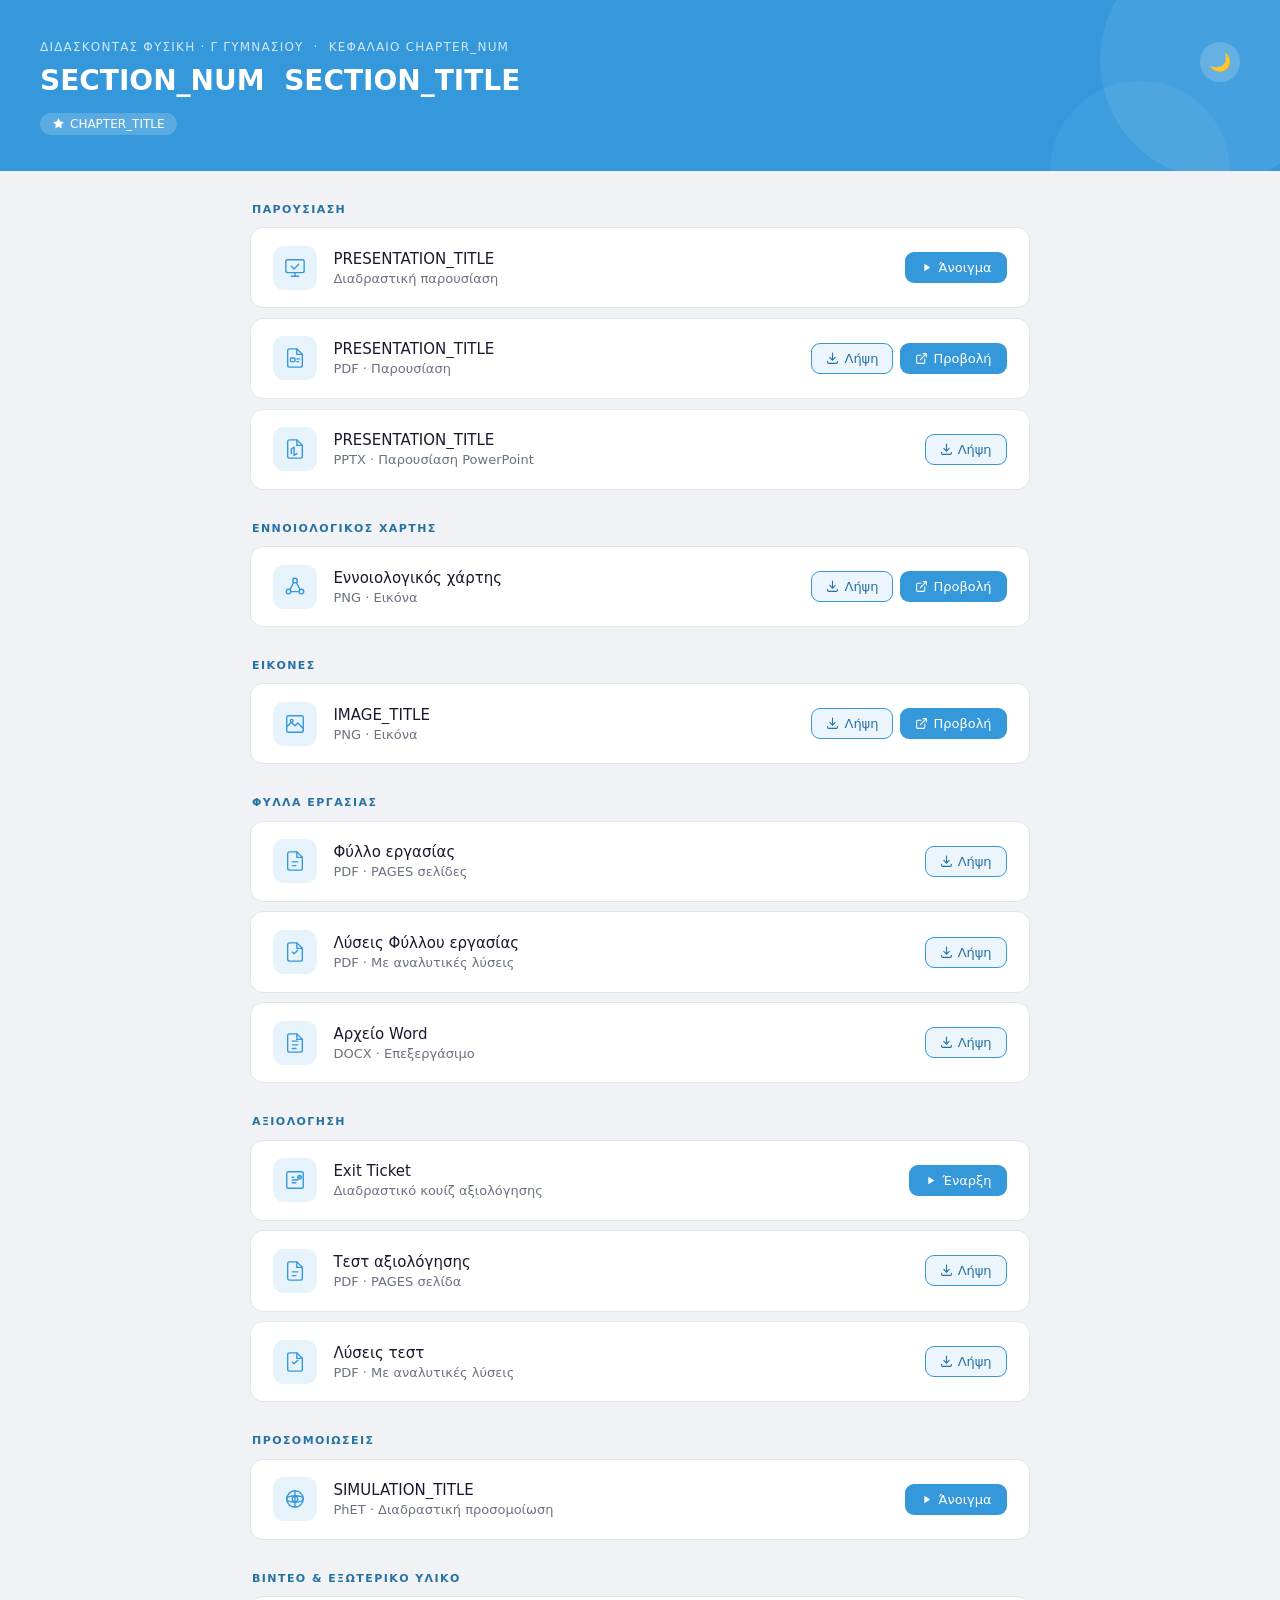
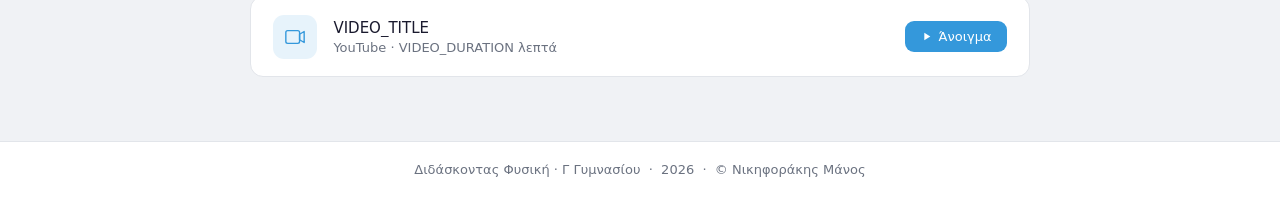
<file: Template/index.html>
<!DOCTYPE html>
<html lang="el">

<head>
  <meta charset="UTF-8">
  <meta name="viewport" content="width=device-width, initial-scale=1.0">
  <title>SECTION_NUM SECTION_TITLE — Διδάσκοντας Φυσική · Γ Γυμνασίου</title>
  <style>
    :root {
      --chapter-color: #3498DB;
    }

    [data-theme="light"] {
      --bg: #f0f2f5;
      --bg-card: #ffffff;
      --bg-footer: #ffffff;
      --border: #e2e5ea;
      --text-primary: #1a1a2e;
      --text-secondary: #6b7280;
      --text-label: color-mix(in srgb, var(--chapter-color) 75%, #000);
      --shadow-hover: color-mix(in srgb, var(--chapter-color) 15%, transparent);
      --btn-sec-text: color-mix(in srgb, var(--chapter-color) 75%, #000);
      --btn-sec-bg: color-mix(in srgb, var(--chapter-color) 10%, #fff);
      --icon-bg: color-mix(in srgb, var(--chapter-color) 12%, #fff);
    }

    [data-theme="dark"] {
      --bg: #0f1117;
      --bg-card: #1a1d27;
      --bg-footer: #13151f;
      --border: #2a2d3a;
      --text-primary: #e8eaf0;
      --text-secondary: #8b92a8;
      --text-label: color-mix(in srgb, var(--chapter-color) 85%, #fff);
      --shadow-hover: color-mix(in srgb, var(--chapter-color) 20%, transparent);
      --btn-sec-text: color-mix(in srgb, var(--chapter-color) 90%, #fff);
      --btn-sec-bg: color-mix(in srgb, var(--chapter-color) 12%, #1a1d27);
      --icon-bg: color-mix(in srgb, var(--chapter-color) 15%, #1a1d27);
    }

    *, *::before, *::after { box-sizing: border-box; margin: 0; padding: 0; }

    body {
      font-family: 'Segoe UI', system-ui, -apple-system, sans-serif;
      background: var(--bg);
      color: var(--text-primary);
      min-height: 100vh;
      display: flex;
      flex-direction: column;
      transition: background 0.25s, color 0.25s;
      font-size: 15px;
    }
    @media (min-width: 600px) { body { font-size: 16px; } }

    .header {
      background: var(--chapter-color);
      color: #fff;
      padding: 2rem 1.75rem 2rem;
      position: relative;
      overflow: hidden;
    }
    @media (min-width: 600px) {
      .header { padding: 2.5rem 2.5rem 2.25rem; }
      .header h1 { font-size: 2rem; }
      .breadcrumb { font-size: 13px; }
    }

    /* Κεφ. 5 (κίτρινο): <header class="header header-dark-text"> */
    .header-dark-text,
    .header-dark-text .badge { color: #7a6200; }
    .header-dark-text .badge { background: rgba(0,0,0,0.12); }
    .header-dark-text .theme-toggle { background: rgba(0,0,0,0.12); }

    .header::before {
      content: '';
      position: absolute;
      right: -60px; top: -60px;
      width: 240px; height: 240px;
      border-radius: 50%;
      background: rgba(255,255,255,0.08);
      pointer-events: none;
    }
    .header::after {
      content: '';
      position: absolute;
      right: 50px; bottom: -90px;
      width: 180px; height: 180px;
      border-radius: 50%;
      background: rgba(255,255,255,0.05);
      pointer-events: none;
    }

    .header-top {
      display: flex;
      justify-content: space-between;
      align-items: flex-start;
      gap: 1rem;
    }
    .header-text { flex: 1; position: relative; }

    .breadcrumb {
      font-size: 12px;
      letter-spacing: 0.1em;
      text-transform: uppercase;
      opacity: 0.78;
      margin-bottom: 0.55rem;
    }

    .header h1 {
      font-size: clamp(1.25rem, 4.5vw, 1.75rem);
      font-weight: 600;
      line-height: 1.3;
    }

    .header-meta {
      display: flex;
      align-items: center;
      gap: 0.5rem;
      margin-top: 0.85rem;
      position: relative;
    }

    .badge {
      display: inline-flex;
      align-items: center;
      gap: 5px;
      background: rgba(255,255,255,0.18);
      border-radius: 20px;
      padding: 4px 12px;
      font-size: 12px;
      font-weight: 500;
      color: #fff;
    }

    .theme-toggle {
      flex-shrink: 0;
      position: relative;
      z-index: 1;
      background: rgba(255,255,255,0.18);
      border: none;
      border-radius: 50%;
      width: 40px; height: 40px;
      cursor: pointer;
      display: flex;
      align-items: center;
      justify-content: center;
      font-size: 18px;
      transition: background 0.2s, transform 0.2s;
      margin-top: 2px;
    }
    .theme-toggle:hover {
      background: rgba(255,255,255,0.28);
      transform: scale(1.08);
    }

    main {
      flex: 1;
      padding: 1.5rem;
      max-width: 860px;
      width: 100%;
      margin: 0 auto;
    }
    @media (min-width: 600px) { main { padding: 2rem 2.5rem; } }

    .section-group { margin-bottom: 2rem; }

    .section-label {
      font-size: 11px;
      font-weight: 700;
      letter-spacing: 0.13em;
      text-transform: uppercase;
      color: var(--text-label);
      margin-bottom: 0.7rem;
      padding-left: 2px;
    }

    .file-list {
      list-style: none;
      display: flex;
      flex-direction: column;
      gap: 0.6rem;
    }

    .file-card {
      background: var(--bg-card);
      border: 1px solid var(--border);
      border-radius: 13px;
      padding: 1rem 1.1rem;
      display: flex;
      align-items: center;
      gap: 14px;
      transition: border-color 0.15s, box-shadow 0.15s, background 0.25s;
    }
    @media (min-width: 600px) {
      .file-card { padding: 1.1rem 1.4rem; gap: 16px; }
      .file-name { font-size: 16px; }
      .file-desc { font-size: 14px; }
      .file-icon { width: 48px; height: 48px; border-radius: 12px; }
      .btn { padding: 8px 16px; font-size: 14px; }
    }

    .file-card:hover {
      border-color: var(--chapter-color);
      box-shadow: 0 2px 16px var(--shadow-hover);
    }

    .file-icon {
      width: 44px; height: 44px;
      border-radius: 11px;
      display: flex; align-items: center; justify-content: center;
      flex-shrink: 0;
      background: var(--icon-bg);
      transition: background 0.25s;
    }
    .file-icon svg { width: 22px; height: 22px; }

    .file-info { flex: 1; min-width: 0; }

    .file-name {
      font-size: 15px;
      font-weight: 500;
      color: var(--text-primary);
      white-space: nowrap;
      overflow: hidden;
      text-overflow: ellipsis;
      transition: color 0.25s;
    }

    .file-desc {
      font-size: 13px;
      color: var(--text-secondary);
      margin-top: 3px;
      transition: color 0.25s;
    }

    .file-actions { display: flex; gap: 7px; flex-shrink: 0; }

    .btn {
      display: inline-flex;
      align-items: center;
      gap: 5px;
      border-radius: 9px;
      padding: 7px 14px;
      font-size: 13px;
      font-weight: 500;
      cursor: pointer;
      text-decoration: none;
      transition: all 0.15s;
      white-space: nowrap;
      border: 1px solid transparent;
    }

    .btn-primary { background: var(--chapter-color); color: #fff; }
    .btn-primary:hover { filter: brightness(1.1); }

    .btn-secondary {
      background: var(--btn-sec-bg);
      color: var(--btn-sec-text);
      border-color: var(--chapter-color);
    }
    .btn-secondary:hover { filter: brightness(1.08); }

    footer {
      text-align: center;
      padding: 1.25rem;
      font-size: 13px;
      color: var(--text-secondary);
      border-top: 1px solid var(--border);
      background: var(--bg-footer);
      transition: background 0.25s, color 0.25s, border-color 0.25s;
    }
    footer a { color: var(--text-secondary); text-decoration: none; }
    footer a:hover { color: var(--chapter-color); }

    @media (max-width: 480px) {
      .header { padding: 1.5rem 1.25rem; }
      main { padding: 1.25rem; }
      .file-name { font-size: 14px; }
      .btn { padding: 6px 11px; font-size: 12px; }
      .file-icon { width: 40px; height: 40px; }
    }
  </style>
</head>

<body>

  <!--
    HEADER
    Άλλαξε: CHAPTER_NUM, CHAPTER_TITLE, SECTION_NUM, SECTION_TITLE
    Για κεφ. 5 (κίτρινο): <header class="header header-dark-text">
  -->
  <header class="header">
    <div class="header-top">
      <div class="header-text">
        <div class="breadcrumb">
          Διδάσκοντας Φυσική · Γ Γυμνασίου &nbsp;·&nbsp; Κεφάλαιο CHAPTER_NUM
        </div>
        <h1>SECTION_NUM &nbsp;SECTION_TITLE</h1>
        <div class="header-meta">
          <span class="badge">
            <svg viewBox="0 0 24 24" fill="none" width="13" height="13">
              <path d="M12 2l3.09 6.26L22 9.27l-5 4.87 1.18 6.88L12 17.77l-6.18 3.25L7 14.14 2 9.27l6.91-1.01L12 2z"
                fill="currentColor" />
            </svg>
            CHAPTER_TITLE
          </span>
        </div>
      </div>
      <button class="theme-toggle" id="themeToggle"
              aria-label="Εναλλαγή θέματος" title="Φωτεινό / Σκούρο">
        ☀️
      </button>
    </div>
  </header>

  <!--
    ΠΕΡΙΕΧΟΜΕΝΟ
    - Διέγραψε sections που δεν χρειάζεσαι
    - Παρουσιάσεις  → btn-primary  + "Άνοιγμα"
    - Downloadable  → btn-secondary + "Λήψη" + download attribute
    - Εξωτερικά     → btn-primary  + target="_blank"
  -->
  <main>

    <!-- ═══════════════════════════════════════
         ΠΑΡΟΥΣΙΑΣΗ
         ═══════════════════════════════════════ -->
    <div class="section-group">
      <div class="section-label">Παρουσίαση</div>
      <ul class="file-list">

        <!-- reveal.js -->
        <li class="file-card">
          <div class="file-icon">
            <svg viewBox="0 0 24 24" fill="none">
              <rect x="2" y="3" width="20" height="14" rx="2" stroke="var(--chapter-color)" stroke-width="1.5" />
              <path d="M8 21h8M12 17v4" stroke="var(--chapter-color)" stroke-width="1.5" stroke-linecap="round" />
              <path d="M8 10l3 3 5-5" stroke="var(--chapter-color)" stroke-width="1.5" stroke-linecap="round"
                stroke-linejoin="round" />
            </svg>
          </div>
          <div class="file-info">
            <div class="file-name">PRESENTATION_TITLE</div>
            <div class="file-desc">Διαδραστική παρουσίαση</div>
          </div>
          <div class="file-actions">
            <a href="presentation.html" class="btn btn-primary">
              <svg viewBox="0 0 24 24" fill="currentColor" width="13" height="13">
                <path d="M8 5v14l11-7z" />
              </svg>
              Άνοιγμα
            </a>
          </div>
        </li>

        <!-- PDF παρουσίαση -->
        <li class="file-card">
          <div class="file-icon">
            <svg viewBox="0 0 24 24" fill="none">
              <path d="M14 2H6a2 2 0 00-2 2v16a2 2 0 002 2h12a2 2 0 002-2V8z" stroke="var(--chapter-color)"
                stroke-width="1.5" />
              <path d="M14 2v6h6" stroke="var(--chapter-color)" stroke-width="1.5" stroke-linecap="round" />
              <rect x="7" y="12" width="5" height="4" rx="1" stroke="var(--chapter-color)" stroke-width="1.5" />
              <path d="M14 13h3M14 16h2" stroke="var(--chapter-color)" stroke-width="1.5" stroke-linecap="round" />
            </svg>
          </div>
          <div class="file-info">
            <div class="file-name">PRESENTATION_TITLE</div>
            <div class="file-desc">PDF · Παρουσίαση</div>
          </div>
          <div class="file-actions">
            <a href="presentation.pdf" download class="btn btn-secondary">
              <svg viewBox="0 0 24 24" fill="none" width="13" height="13" stroke="currentColor" stroke-width="2"
                stroke-linecap="round">
                <path d="M12 2v13M7 10l5 5 5-5M3 17v2a2 2 0 002 2h14a2 2 0 002-2v-2" />
              </svg>
              Λήψη
            </a>
            <a href="presentation.pdf" target="_blank" rel="noopener" class="btn btn-primary">
              <svg viewBox="0 0 24 24" fill="none" width="13" height="13" stroke="currentColor" stroke-width="2"
                stroke-linecap="round" stroke-linejoin="round">
                <path d="M18 13v6a2 2 0 01-2 2H5a2 2 0 01-2-2V8a2 2 0 012-2h6M15 3h6v6M10 14L21 3" />
              </svg>
              Προβολή
            </a>
          </div>
        </li>

        <!-- PPTX παρουσίαση -->
        <li class="file-card">
          <div class="file-icon">
            <svg viewBox="0 0 24 24" fill="none">
              <path d="M14 2H6a2 2 0 00-2 2v16a2 2 0 002 2h12a2 2 0 002-2V8z" stroke="var(--chapter-color)"
                stroke-width="1.5" />
              <path d="M14 2v6h6" stroke="var(--chapter-color)" stroke-width="1.5" stroke-linecap="round" />
              <path d="M8 17V12M8 12l3-2v9l3-2" stroke="var(--chapter-color)" stroke-width="1.5"
                stroke-linecap="round" stroke-linejoin="round" />
            </svg>
          </div>
          <div class="file-info">
            <div class="file-name">PRESENTATION_TITLE</div>
            <div class="file-desc">PPTX · Παρουσίαση PowerPoint</div>
          </div>
          <div class="file-actions">
            <a href="presentation.pptx" download class="btn btn-secondary">
              <svg viewBox="0 0 24 24" fill="none" width="13" height="13" stroke="currentColor" stroke-width="2"
                stroke-linecap="round">
                <path d="M12 2v13M7 10l5 5 5-5M3 17v2a2 2 0 002 2h14a2 2 0 002-2v-2" />
              </svg>
              Λήψη
            </a>
          </div>
        </li>

      </ul>
    </div>

    <!-- ═══════════════════════════════════════
         ΕΝΝΟΙΟΛΟΓΙΚΟΣ ΧΑΡΤΗΣ
         ═══════════════════════════════════════ -->
    <div class="section-group">
      <div class="section-label">Εννοιολογικός χάρτης</div>
      <ul class="file-list">

        <li class="file-card">
          <div class="file-icon">
            <svg viewBox="0 0 24 24" fill="none">
              <circle cx="12" cy="5" r="2.5" stroke="var(--chapter-color)" stroke-width="1.5" />
              <circle cx="5" cy="17" r="2.5" stroke="var(--chapter-color)" stroke-width="1.5" />
              <circle cx="19" cy="17" r="2.5" stroke="var(--chapter-color)" stroke-width="1.5" />
              <line x1="10.5" y1="7" x2="6.5" y2="15" stroke="var(--chapter-color)" stroke-width="1.5"
                stroke-linecap="round" />
              <line x1="13.5" y1="7" x2="17.5" y2="15" stroke="var(--chapter-color)" stroke-width="1.5"
                stroke-linecap="round" />
              <line x1="7.5" y1="17" x2="16.5" y2="17" stroke="var(--chapter-color)" stroke-width="1.5"
                stroke-linecap="round" />
            </svg>
          </div>
          <div class="file-info">
            <div class="file-name">Εννοιολογικός χάρτης</div>
            <div class="file-desc">PNG · Εικόνα</div>
          </div>
          <div class="file-actions">
            <a href="concept-map.png" download class="btn btn-secondary">
              <svg viewBox="0 0 24 24" fill="none" width="13" height="13" stroke="currentColor" stroke-width="2"
                stroke-linecap="round">
                <path d="M12 2v13M7 10l5 5 5-5M3 17v2a2 2 0 002 2h14a2 2 0 002-2v-2" />
              </svg>
              Λήψη
            </a>
            <a href="concept-map.png" target="_blank" rel="noopener" class="btn btn-primary">
              <svg viewBox="0 0 24 24" fill="none" width="13" height="13" stroke="currentColor" stroke-width="2"
                stroke-linecap="round" stroke-linejoin="round">
                <path d="M18 13v6a2 2 0 01-2 2H5a2 2 0 01-2-2V8a2 2 0 012-2h6M15 3h6v6M10 14L21 3" />
              </svg>
              Προβολή
            </a>
          </div>
        </li>

      </ul>
    </div>

    <!-- ═══════════════════════════════════════
         ΕΙΚΟΝΕΣ
         ═══════════════════════════════════════ -->
    <div class="section-group">
      <div class="section-label">Εικόνες</div>
      <ul class="file-list">

        <li class="file-card">
          <div class="file-icon">
            <svg viewBox="0 0 24 24" fill="none">
              <rect x="3" y="3" width="18" height="18" rx="2" stroke="var(--chapter-color)" stroke-width="1.5" />
              <circle cx="8.5" cy="8.5" r="1.5" stroke="var(--chapter-color)" stroke-width="1.5" />
              <path d="M3 15l5-5 4 4 3-3 6 6" stroke="var(--chapter-color)" stroke-width="1.5"
                stroke-linecap="round" stroke-linejoin="round" />
            </svg>
          </div>
          <div class="file-info">
            <div class="file-name">IMAGE_TITLE</div>
            <div class="file-desc">PNG · Εικόνα</div>
          </div>
          <div class="file-actions">
            <a href="image.png" download class="btn btn-secondary">
              <svg viewBox="0 0 24 24" fill="none" width="13" height="13" stroke="currentColor" stroke-width="2"
                stroke-linecap="round">
                <path d="M12 2v13M7 10l5 5 5-5M3 17v2a2 2 0 002 2h14a2 2 0 002-2v-2" />
              </svg>
              Λήψη
            </a>
            <a href="image.png" target="_blank" rel="noopener" class="btn btn-primary">
              <svg viewBox="0 0 24 24" fill="none" width="13" height="13" stroke="currentColor" stroke-width="2"
                stroke-linecap="round" stroke-linejoin="round">
                <path d="M18 13v6a2 2 0 01-2 2H5a2 2 0 01-2-2V8a2 2 0 012-2h6M15 3h6v6M10 14L21 3" />
              </svg>
              Προβολή
            </a>
          </div>
        </li>

      </ul>
    </div>

    <!-- ═══════════════════════════════════════
         ΦΥΛΛΑ ΕΡΓΑΣΙΑΣ
         ═══════════════════════════════════════ -->
    <div class="section-group">
      <div class="section-label">Φύλλα εργασίας</div>
      <ul class="file-list">

        <li class="file-card">
          <div class="file-icon">
            <svg viewBox="0 0 24 24" fill="none">
              <path d="M14 2H6a2 2 0 00-2 2v16a2 2 0 002 2h12a2 2 0 002-2V8z" stroke="var(--chapter-color)"
                stroke-width="1.5" />
              <path d="M14 2v6h6M9 13h6M9 17h4" stroke="var(--chapter-color)" stroke-width="1.5"
                stroke-linecap="round" />
            </svg>
          </div>
          <div class="file-info">
            <div class="file-name">Φύλλο εργασίας</div>
            <div class="file-desc">PDF · PAGES σελίδες</div>
          </div>
          <div class="file-actions">
            <a href="worksheet.pdf" download class="btn btn-secondary">
              <svg viewBox="0 0 24 24" fill="none" width="13" height="13" stroke="currentColor" stroke-width="2"
                stroke-linecap="round">
                <path d="M12 2v13M7 10l5 5 5-5M3 17v2a2 2 0 002 2h14a2 2 0 002-2v-2" />
              </svg>
              Λήψη
            </a>
          </div>
        </li>

        <li class="file-card">
          <div class="file-icon">
            <svg viewBox="0 0 24 24" fill="none">
              <path d="M14 2H6a2 2 0 00-2 2v16a2 2 0 002 2h12a2 2 0 002-2V8z" stroke="var(--chapter-color)"
                stroke-width="1.5" />
              <path d="M14 2v6h6M9 12l2 2 4-4" stroke="var(--chapter-color)" stroke-width="1.5"
                stroke-linecap="round" stroke-linejoin="round" />
            </svg>
          </div>
          <div class="file-info">
            <div class="file-name">Λύσεις Φύλλου εργασίας</div>
            <div class="file-desc">PDF · Με αναλυτικές λύσεις</div>
          </div>
          <div class="file-actions">
            <a href="worksheet-answers.pdf" download class="btn btn-secondary">
              <svg viewBox="0 0 24 24" fill="none" width="13" height="13" stroke="currentColor" stroke-width="2"
                stroke-linecap="round">
                <path d="M12 2v13M7 10l5 5 5-5M3 17v2a2 2 0 002 2h14a2 2 0 002-2v-2" />
              </svg>
              Λήψη
            </a>
          </div>
        </li>

        <!-- Αρχείο Word -->
        <li class="file-card">
          <div class="file-icon">
            <svg viewBox="0 0 24 24" fill="none">
              <path d="M14 2H6a2 2 0 00-2 2v16a2 2 0 002 2h12a2 2 0 002-2V8z" stroke="var(--chapter-color)"
                stroke-width="1.5" />
              <path d="M14 2v6h6M9 10h6M9 14h6M9 18h4" stroke="var(--chapter-color)" stroke-width="1.5"
                stroke-linecap="round" />
            </svg>
          </div>
          <div class="file-info">
            <div class="file-name">Αρχείο Word</div>
            <div class="file-desc">DOCX · Επεξεργάσιμο</div>
          </div>
          <div class="file-actions">
            <a href="word-document.docx" download class="btn btn-secondary">
              <svg viewBox="0 0 24 24" fill="none" width="13" height="13" stroke="currentColor" stroke-width="2"
                stroke-linecap="round">
                <path d="M12 2v13M7 10l5 5 5-5M3 17v2a2 2 0 002 2h14a2 2 0 002-2v-2" />
              </svg>
              Λήψη
            </a>
          </div>
        </li>

      </ul>
    </div>

    <!-- ═══════════════════════════════════════
         ΑΞΙΟΛΟΓΗΣΗ
         ═══════════════════════════════════════ -->
    <div class="section-group">
      <div class="section-label">Αξιολόγηση</div>
      <ul class="file-list">

        <!-- Exit Ticket (quizdy) -->
        <li class="file-card">
          <div class="file-icon">
            <svg viewBox="0 0 24 24" fill="none">
              <rect x="3" y="3" width="18" height="18" rx="2" stroke="var(--chapter-color)" stroke-width="1.5" />
              <path d="M9 9h1.5M9 12h6M9 15h4" stroke="var(--chapter-color)" stroke-width="1.5"
                stroke-linecap="round" />
              <circle cx="17" cy="9" r="2" stroke="var(--chapter-color)" stroke-width="1.5" />
              <path d="M15.8 8.5l.8.8 1.4-1.4" stroke="var(--chapter-color)" stroke-width="1.2"
                stroke-linecap="round" stroke-linejoin="round" />
            </svg>
          </div>
          <div class="file-info">
            <div class="file-name">Exit Ticket</div>
            <div class="file-desc">Διαδραστικό κουίζ αξιολόγησης</div>
          </div>
          <div class="file-actions">
            <a href="https://vicajilau.github.io/quizdy/?data=https://raw.githubusercontent.com/emnik/physics-gym-c/refs/heads/main/XX-chapter/XX-XX/exit_ticket.quiz"
              target="_blank" rel="noopener" class="btn btn-primary">
              <svg viewBox="0 0 24 24" fill="currentColor" width="13" height="13">
                <path d="M8 5v14l11-7z" />
              </svg>
              Έναρξη
            </a>
          </div>
        </li>

        <!-- Τεστ PDF -->
        <li class="file-card">
          <div class="file-icon">
            <svg viewBox="0 0 24 24" fill="none">
              <path d="M14 2H6a2 2 0 00-2 2v16a2 2 0 002 2h12a2 2 0 002-2V8z" stroke="var(--chapter-color)"
                stroke-width="1.5" />
              <path d="M14 2v6h6M9 13h6M9 17h4" stroke="var(--chapter-color)" stroke-width="1.5"
                stroke-linecap="round" />
            </svg>
          </div>
          <div class="file-info">
            <div class="file-name">Τεστ αξιολόγησης</div>
            <div class="file-desc">PDF · PAGES σελίδα</div>
          </div>
          <div class="file-actions">
            <a href="test.pdf" download class="btn btn-secondary">
              <svg viewBox="0 0 24 24" fill="none" width="13" height="13" stroke="currentColor" stroke-width="2"
                stroke-linecap="round">
                <path d="M12 2v13M7 10l5 5 5-5M3 17v2a2 2 0 002 2h14a2 2 0 002-2v-2" />
              </svg>
              Λήψη
            </a>
          </div>
        </li>

        <!-- Λύσεις τεστ -->
        <li class="file-card">
          <div class="file-icon">
            <svg viewBox="0 0 24 24" fill="none">
              <path d="M14 2H6a2 2 0 00-2 2v16a2 2 0 002 2h12a2 2 0 002-2V8z" stroke="var(--chapter-color)"
                stroke-width="1.5" />
              <path d="M14 2v6h6M9 12l2 2 4-4" stroke="var(--chapter-color)" stroke-width="1.5"
                stroke-linecap="round" stroke-linejoin="round" />
            </svg>
          </div>
          <div class="file-info">
            <div class="file-name">Λύσεις τεστ</div>
            <div class="file-desc">PDF · Με αναλυτικές λύσεις</div>
          </div>
          <div class="file-actions">
            <a href="test-answers.pdf" download class="btn btn-secondary">
              <svg viewBox="0 0 24 24" fill="none" width="13" height="13" stroke="currentColor" stroke-width="2"
                stroke-linecap="round">
                <path d="M12 2v13M7 10l5 5 5-5M3 17v2a2 2 0 002 2h14a2 2 0 002-2v-2" />
              </svg>
              Λήψη
            </a>
          </div>
        </li>

      </ul>
    </div>

    <!-- ═══════════════════════════════════════
         ΠΡΟΣΟΜΟΙΩΣΕΙΣ
         ═══════════════════════════════════════ -->
    <div class="section-group">
      <div class="section-label">Προσομοιώσεις</div>
      <ul class="file-list">

        <li class="file-card">
          <div class="file-icon">
            <svg viewBox="0 0 24 24" fill="none">
              <circle cx="12" cy="12" r="9" stroke="var(--chapter-color)" stroke-width="1.5" />
              <circle cx="12" cy="12" r="3" stroke="var(--chapter-color)" stroke-width="1.5" />
              <ellipse cx="12" cy="12" rx="9" ry="3.5" stroke="var(--chapter-color)" stroke-width="1.5" />
              <line x1="12" y1="3" x2="12" y2="21" stroke="var(--chapter-color)" stroke-width="1.5"
                stroke-linecap="round" />
            </svg>
          </div>
          <div class="file-info">
            <div class="file-name">SIMULATION_TITLE</div>
            <div class="file-desc">PhET · Διαδραστική προσομοίωση</div>
          </div>
          <div class="file-actions">
            <a href="SIMULATION_URL" target="_blank" rel="noopener" class="btn btn-primary">
              <svg viewBox="0 0 24 24" fill="currentColor" width="13" height="13">
                <path d="M8 5v14l11-7z" />
              </svg>
              Άνοιγμα
            </a>
          </div>
        </li>

      </ul>
    </div>

    <!-- ═══════════════════════════════════════
         ΒΙΝΤΕΟ & ΕΞΩΤΕΡΙΚΟ ΥΛΙΚΟ
         ═══════════════════════════════════════ -->
    <div class="section-group">
      <div class="section-label">Βίντεο &amp; Εξωτερικό υλικό</div>
      <ul class="file-list">

        <li class="file-card">
          <div class="file-icon">
            <svg viewBox="0 0 24 24" fill="none">
              <rect x="2" y="5" width="15" height="14" rx="2" stroke="var(--chapter-color)" stroke-width="1.5" />
              <path d="M17 9l5-3v12l-5-3V9z" stroke="var(--chapter-color)" stroke-width="1.5"
                stroke-linejoin="round" />
            </svg>
          </div>
          <div class="file-info">
            <div class="file-name">VIDEO_TITLE</div>
            <div class="file-desc">YouTube · VIDEO_DURATION λεπτά</div>
          </div>
          <div class="file-actions">
            <a href="VIDEO_URL" target="_blank" rel="noopener" class="btn btn-primary">
              <svg viewBox="0 0 24 24" fill="currentColor" width="13" height="13">
                <path d="M8 5v14l11-7z" />
              </svg>
              Άνοιγμα
            </a>
          </div>
        </li>

      </ul>
    </div>

  </main>

  <footer>
    <a href="https://emnik.github.io/physics-gym-c/">Διδάσκοντας Φυσική · Γ Γυμνασίου</a>
    &nbsp;·&nbsp; 2026
    &nbsp;·&nbsp; &copy; Νικηφοράκης Μάνος
  </footer>

  <script>
    const toggle = document.getElementById('themeToggle');
    const html   = document.documentElement;

    const saved  = localStorage.getItem('pgc-theme');
    const system = window.matchMedia('(prefers-color-scheme: dark)').matches ? 'dark' : 'light';
    const active = saved || system;

    html.setAttribute('data-theme', active);
    toggle.textContent = active === 'dark' ? '☀️' : '🌙';

    window.matchMedia('(prefers-color-scheme: dark)').addEventListener('change', e => {
      if (!localStorage.getItem('pgc-theme')) {
        const next = e.matches ? 'dark' : 'light';
        html.setAttribute('data-theme', next);
        toggle.textContent = next === 'dark' ? '☀️' : '🌙';
      }
    });

    toggle.addEventListener('click', () => {
      const current = html.getAttribute('data-theme');
      const next    = current === 'dark' ? 'light' : 'dark';
      html.setAttribute('data-theme', next);
      toggle.textContent = next === 'dark' ? '☀️' : '🌙';
      localStorage.setItem('pgc-theme', next);
    });
  </script>

</body>
</html>
</file>
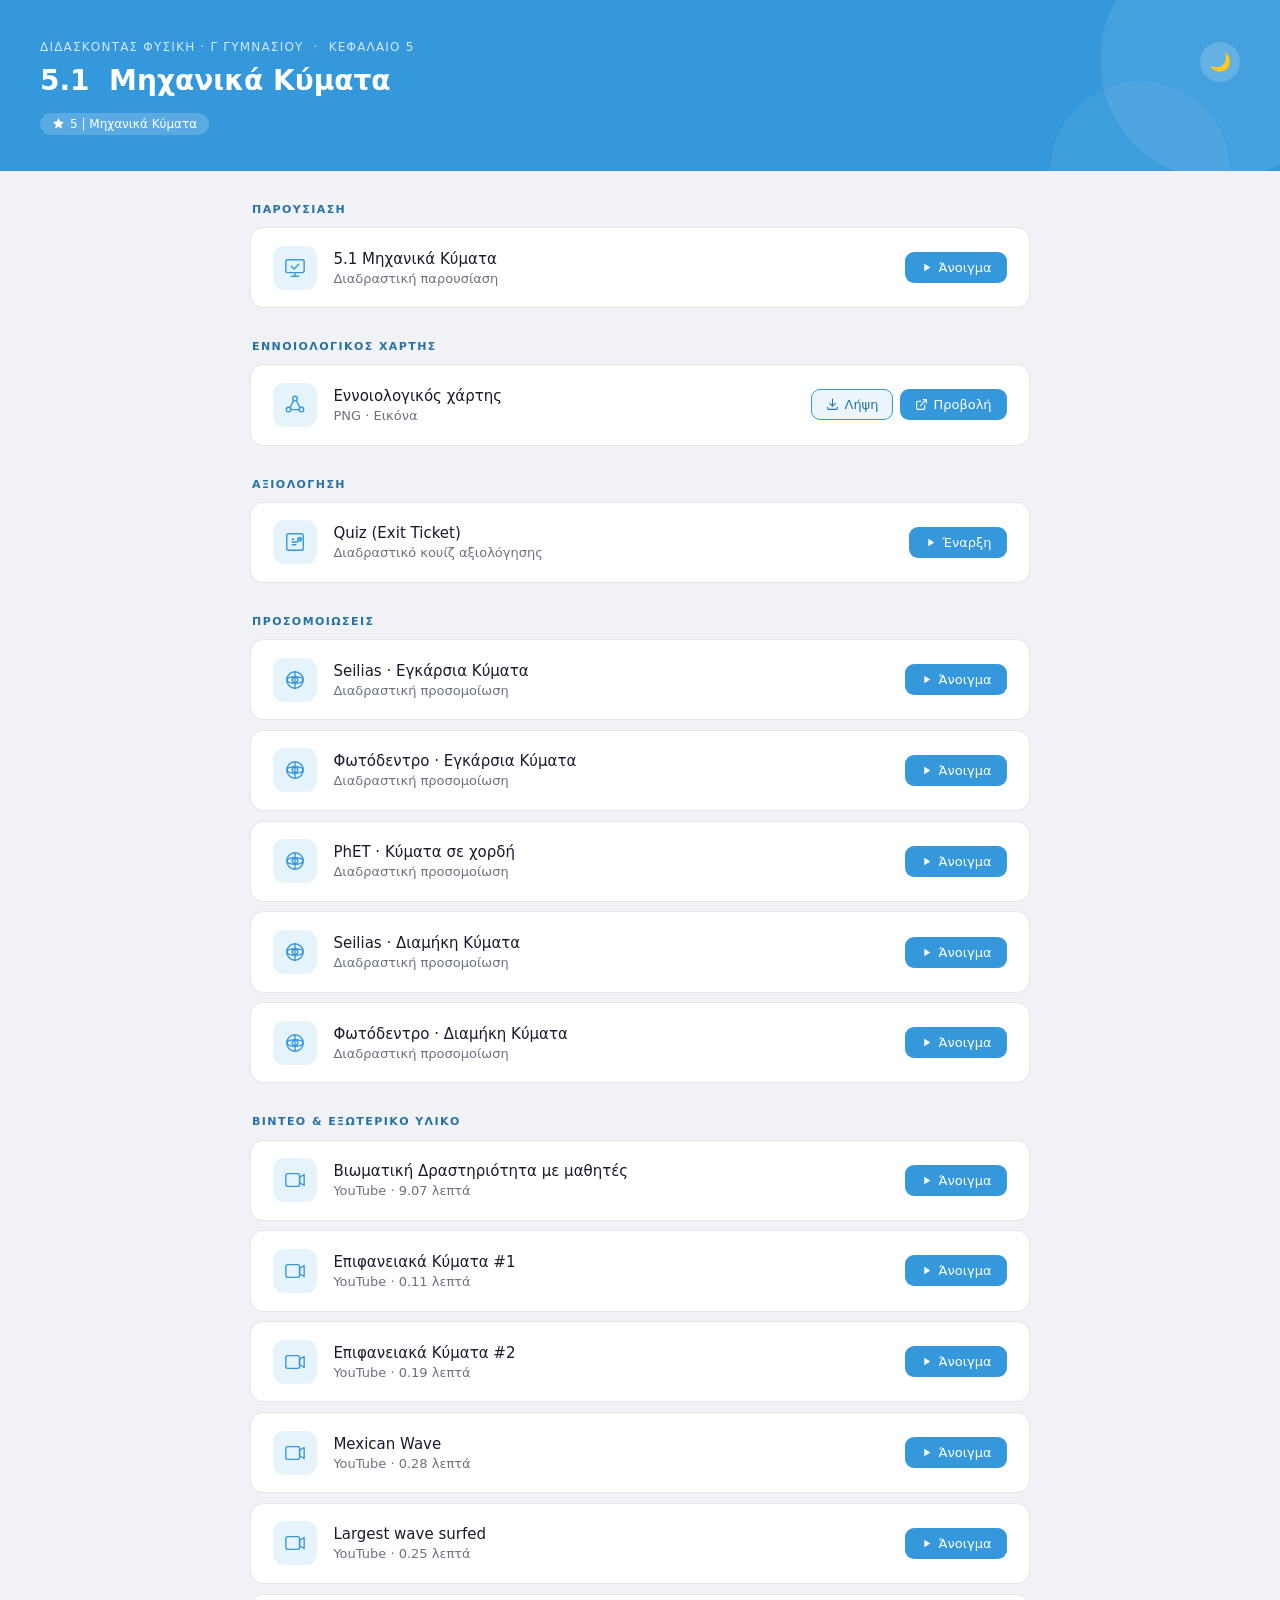
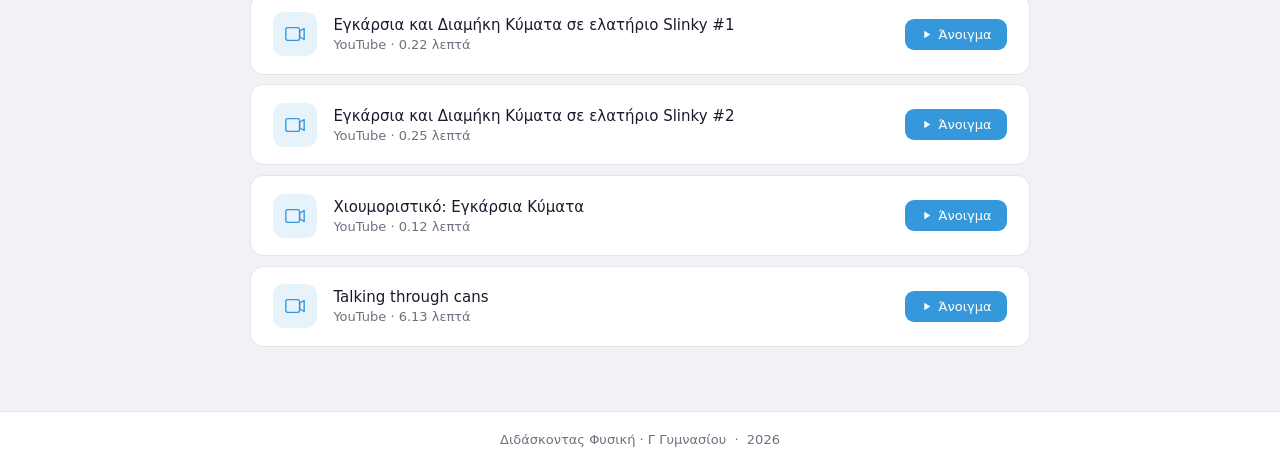
<file: 05-chapter/05-01/index.html>
<!DOCTYPE html>
<html lang="el">
<head>
<meta charset="UTF-8">
<meta name="viewport" content="width=device-width, initial-scale=1.0">
<title>5 Μηχανικά Κύματα — Διδάσκοντας Φυσική · Γ Γυμνασίου</title>
<style>
  /* =====================================================
     ΟΔΗΓΙΕΣ ΠΡΟΣΑΡΜΟΓΗΣ
     =====================================================
     1. Άλλαξε το --chapter-color με το χρώμα του κεφαλαίου
     2. Συμπλήρωσε τα CHAPTER_* και SECTION_* placeholders
     3. Συμπλήρωσε τα αρχεία στα αντίστοιχα <ul> sections
     4. Διέγραψε sections που δεν χρειάζεσαι

     ΧΡΩΜΑΤΑ ΚΕΦΑΛΑΙΩΝ (από template.tex):
       Κεφ. 1: #3498DB  (Μπλε)
       Κεφ. 2: #2ECC71  (Πράσινο)
       Κεφ. 3: #E74C3C  (Κόκκινο)
       Κεφ. 4: #9B59B6  (Μοβ)
       Κεφ. 5: #F1C40F  (Κίτρινο)  → text dark: #7a6200
       Κεφ. 6: #E67E22  (Πορτοκαλί)
       Κεφ. 7: #1ABC9C  (Τιρκουάζ)
       Κεφ. 8: #EC7063  (Κοραλί)
  ===================================================== */

  :root {
    --chapter-color: #3498DB; /* ← ΑΛΛΑΞΕ ΕΔΩ */
  }

  /* ── LIGHT THEME ── */
  [data-theme="light"] {
    --bg:            #f0f2f5;
    --bg-card:       #ffffff;
    --bg-footer:     #ffffff;
    --border:        #e2e5ea;
    --text-primary:  #1a1a2e;
    --text-secondary:#6b7280;
    --text-label:    color-mix(in srgb, var(--chapter-color) 75%, #000);
    --shadow-hover:  color-mix(in srgb, var(--chapter-color) 15%, transparent);
    --btn-sec-text:  color-mix(in srgb, var(--chapter-color) 75%, #000);
    --btn-sec-bg:    color-mix(in srgb, var(--chapter-color) 10%, #fff);
    --icon-bg:       color-mix(in srgb, var(--chapter-color) 12%, #fff);
  }

  /* ── DARK THEME ── */
  [data-theme="dark"] {
    --bg:            #0f1117;
    --bg-card:       #1a1d27;
    --bg-footer:     #13151f;
    --border:        #2a2d3a;
    --text-primary:  #e8eaf0;
    --text-secondary:#8b92a8;
    --text-label:    color-mix(in srgb, var(--chapter-color) 85%, #fff);
    --shadow-hover:  color-mix(in srgb, var(--chapter-color) 20%, transparent);
    --btn-sec-text:  color-mix(in srgb, var(--chapter-color) 90%, #fff);
    --btn-sec-bg:    color-mix(in srgb, var(--chapter-color) 12%, #1a1d27);
    --icon-bg:       color-mix(in srgb, var(--chapter-color) 15%, #1a1d27);
  }

  *, *::before, *::after { box-sizing: border-box; margin: 0; padding: 0; }

  body {
    font-family: 'Segoe UI', system-ui, -apple-system, sans-serif;
    background: var(--bg);
    color: var(--text-primary);
    min-height: 100vh;
    display: flex;
    flex-direction: column;
    transition: background 0.25s, color 0.25s;
    font-size: 15px;
  }
  @media (min-width: 600px) { body { font-size: 16px; } }

  /* ── HEADER ── */
  .header {
    background: var(--chapter-color);
    color: #fff;
    padding: 2rem 1.75rem 2rem;
    position: relative;
    overflow: hidden;
  }
  @media (min-width: 600px) {
    .header { padding: 2.5rem 2.5rem 2.25rem; }
    .header h1 { font-size: 2rem; }
    .breadcrumb { font-size: 13px; }
  }
  .header-dark-text,
  .header-dark-text .badge { color: #7a6200; }
  .header-dark-text .badge { background: rgba(0,0,0,0.12); }
  .header-dark-text .theme-toggle { background: rgba(0,0,0,0.12); }

  .header::before {
    content: '';
    position: absolute;
    right: -60px; top: -60px;
    width: 240px; height: 240px;
    border-radius: 50%;
    background: rgba(255,255,255,0.08);
    pointer-events: none;
  }
  .header::after {
    content: '';
    position: absolute;
    right: 50px; bottom: -90px;
    width: 180px; height: 180px;
    border-radius: 50%;
    background: rgba(255,255,255,0.05);
    pointer-events: none;
  }

  .header-top {
    display: flex;
    justify-content: space-between;
    align-items: flex-start;
    gap: 1rem;
  }

  .header-text { flex: 1; position: relative; }

  .breadcrumb {
    font-size: 12px;
    letter-spacing: 0.1em;
    text-transform: uppercase;
    opacity: 0.78;
    margin-bottom: 0.55rem;
  }

  .header h1 {
    font-size: clamp(1.25rem, 4.5vw, 1.75rem);
    font-weight: 600;
    line-height: 1.3;
  }

  .header-meta {
    display: flex;
    align-items: center;
    gap: 0.5rem;
    margin-top: 0.85rem;
    position: relative;
  }

  .badge {
    display: inline-flex;
    align-items: center;
    gap: 5px;
    background: rgba(255,255,255,0.18);
    border-radius: 20px;
    padding: 4px 12px;
    font-size: 12px;
    font-weight: 500;
    color: #fff;
  }

  /* ── DARK/LIGHT TOGGLE ── */
  .theme-toggle {
    flex-shrink: 0;
    position: relative;
    z-index: 1;
    background: rgba(255,255,255,0.18);
    border: none;
    border-radius: 50%;
    width: 40px; height: 40px;
    cursor: pointer;
    display: flex;
    align-items: center;
    justify-content: center;
    font-size: 18px;
    transition: background 0.2s, transform 0.2s;
    margin-top: 2px;
  }
  .theme-toggle:hover {
    background: rgba(255,255,255,0.28);
    transform: scale(1.08);
  }

  /* ── MAIN ── */
  main {
    flex: 1;
    padding: 1.5rem;
    max-width: 860px;
    width: 100%;
    margin: 0 auto;
  }
  @media (min-width: 600px) {
    main { padding: 2rem 2.5rem; }
  }

  .section-group { margin-bottom: 2rem; }

  .section-label {
    font-size: 11px;
    font-weight: 700;
    letter-spacing: 0.13em;
    text-transform: uppercase;
    color: var(--text-label);
    margin-bottom: 0.7rem;
    padding-left: 2px;
  }

  /* ── FILE CARDS ── */
  .file-list {
    list-style: none;
    display: flex;
    flex-direction: column;
    gap: 0.6rem;
  }

  .file-card {
    background: var(--bg-card);
    border: 1px solid var(--border);
    border-radius: 13px;
    padding: 1rem 1.1rem;
    display: flex;
    align-items: center;
    gap: 14px;
    transition: border-color 0.15s, box-shadow 0.15s, background 0.25s;
  }
  @media (min-width: 600px) {
    .file-card { padding: 1.1rem 1.4rem; gap: 16px; }
    .file-name { font-size: 16px; }
    .file-desc { font-size: 14px; }
    .file-icon { width: 48px; height: 48px; border-radius: 12px; }
    .btn       { padding: 8px 16px; font-size: 14px; }
  }

  .file-card:hover {
    border-color: var(--chapter-color);
    box-shadow: 0 2px 16px var(--shadow-hover);
  }

  .file-icon {
    width: 44px; height: 44px;
    border-radius: 11px;
    display: flex; align-items: center; justify-content: center;
    flex-shrink: 0;
    background: var(--icon-bg);
    transition: background 0.25s;
  }
  .file-icon svg { width: 22px; height: 22px; }

  .file-info { flex: 1; min-width: 0; }

  .file-name {
    font-size: 15px;
    font-weight: 500;
    color: var(--text-primary);
    white-space: nowrap;
    overflow: hidden;
    text-overflow: ellipsis;
    transition: color 0.25s;
  }

  .file-desc {
    font-size: 13px;
    color: var(--text-secondary);
    margin-top: 3px;
    transition: color 0.25s;
  }

  .file-actions { display: flex; gap: 7px; flex-shrink: 0; }

  .btn {
    display: inline-flex;
    align-items: center;
    gap: 5px;
    border-radius: 9px;
    padding: 7px 14px;
    font-size: 13px;
    font-weight: 500;
    cursor: pointer;
    text-decoration: none;
    transition: all 0.15s;
    white-space: nowrap;
    border: 1px solid transparent;
  }

  .btn-primary {
    background: var(--chapter-color);
    color: #fff;
  }
  .btn-primary:hover { filter: brightness(1.1); }

  .btn-secondary {
    background: var(--btn-sec-bg);
    color: var(--btn-sec-text);
    border-color: var(--chapter-color);
  }
  .btn-secondary:hover { filter: brightness(1.08); }

  /* ── FOOTER ── */
  footer {
    text-align: center;
    padding: 1.25rem;
    font-size: 13px;
    color: var(--text-secondary);
    border-top: 1px solid var(--border);
    background: var(--bg-footer);
    transition: background 0.25s, color 0.25s, border-color 0.25s;
  }
  footer a { color: var(--text-secondary); text-decoration: none; }
  footer a:hover { color: var(--chapter-color); }

  /* ── RESPONSIVE ── */
  @media (max-width: 480px) {
    .header { padding: 1.5rem 1.25rem; }
    main { padding: 1.25rem; }
    .file-name { font-size: 14px; }
    .btn { padding: 6px 11px; font-size: 12px; }
    .file-icon { width: 40px; height: 40px; }
  }
</style>
</head>
<body>

<!-- =====================================================
     HEADER
     Άλλαξε: CHAPTER_NUM, CHAPTER_TITLE, SECTION_NUM, SECTION_TITLE
     Για κεφ. 5 (κίτρινο): <header class="header header-dark-text">
     ===================================================== -->
<header class="header">
  <div class="header-top">
    <div class="header-text">
      <div class="breadcrumb">
        Διδάσκοντας Φυσική · Γ Γυμνασίου &nbsp;·&nbsp; Κεφάλαιο 5
      </div>
      <h1>5.1 &nbsp;Μηχανικά Κύματα</h1>
      <div class="header-meta">
        <span class="badge">
          <svg viewBox="0 0 24 24" fill="none" width="13" height="13">
            <path d="M12 2l3.09 6.26L22 9.27l-5 4.87 1.18 6.88L12 17.77l-6.18 3.25L7 14.14 2 9.27l6.91-1.01L12 2z"
                  fill="currentColor"/>
          </svg>
          5 | Μηχανικά Κύματα
        </span>
      </div>
    </div>
    <button class="theme-toggle" id="themeToggle"
            aria-label="Εναλλαγή θέματος" title="Φωτεινό / Σκούρο">
      ☀️
    </button>
  </div>
</header>

<!-- =====================================================
     ΠΕΡΙΕΧΟΜΕΝΟ
     - Διέγραψε sections που δεν χρειάζεσαι
     - Παρουσιάσεις → btn-primary + "Άνοιγμα"
     - Downloadable  → btn-secondary + "Λήψη" + download attribute
     - Εξωτερικά     → btn-primary + target="_blank"
     ===================================================== -->
<main>

  <!-- ΠΑΡΟΥΣΙΑΣΗ (reveal.js) -->
  <div class="section-group">
    <div class="section-label">Παρουσίαση</div>
    <ul class="file-list">

      <li class="file-card">
        <div class="file-icon">
          <svg viewBox="0 0 24 24" fill="none">
            <rect x="2" y="3" width="20" height="14" rx="2"
                  stroke="var(--chapter-color)" stroke-width="1.5"/>
            <path d="M8 21h8M12 17v4"
                  stroke="var(--chapter-color)" stroke-width="1.5" stroke-linecap="round"/>
            <path d="M8 10l3 3 5-5"
                  stroke="var(--chapter-color)" stroke-width="1.5" stroke-linecap="round" stroke-linejoin="round"/>
          </svg>
        </div>
        <div class="file-info">
          <div class="file-name">5.1 Μηχανικά Κύματα</div>
          <div class="file-desc">Διαδραστική παρουσίαση</div>
        </div>
        <div class="file-actions">
          <a href="presentation/index.html" class="btn btn-primary">
            <svg viewBox="0 0 24 24" fill="currentColor" width="13" height="13">
              <path d="M8 5v14l11-7z"/>
            </svg>
            Άνοιγμα
          </a>
        </div>
      </li>

    </ul>
  </div>

  <!-- ΕΝΝΟΙΟΛΟΓΙΚΟΣ ΧΑΡΤΗΣ -->
  <div class="section-group">
    <div class="section-label">Εννοιολογικός χάρτης</div>
    <ul class="file-list">

      <li class="file-card">
        <div class="file-icon">
          <svg viewBox="0 0 24 24" fill="none">
            <circle cx="12" cy="5" r="2.5"
                    stroke="var(--chapter-color)" stroke-width="1.5"/>
            <circle cx="5" cy="17" r="2.5"
                    stroke="var(--chapter-color)" stroke-width="1.5"/>
            <circle cx="19" cy="17" r="2.5"
                    stroke="var(--chapter-color)" stroke-width="1.5"/>
            <line x1="10.5" y1="7" x2="6.5" y2="15"
                  stroke="var(--chapter-color)" stroke-width="1.5" stroke-linecap="round"/>
            <line x1="13.5" y1="7" x2="17.5" y2="15"
                  stroke="var(--chapter-color)" stroke-width="1.5" stroke-linecap="round"/>
            <line x1="7.5" y1="17" x2="16.5" y2="17"
                  stroke="var(--chapter-color)" stroke-width="1.5" stroke-linecap="round"/>
          </svg>
        </div>
        <div class="file-info">
          <div class="file-name">Εννοιολογικός χάρτης</div>
          <div class="file-desc">PNG · Εικόνα</div>
        </div>
        <div class="file-actions">
          <a href="concept-map.png" download class="btn btn-secondary">
            <svg viewBox="0 0 24 24" fill="none" width="13" height="13"
                stroke="currentColor" stroke-width="2" stroke-linecap="round">
              <path d="M12 2v13M7 10l5 5 5-5M3 17v2a2 2 0 002 2h14a2 2 0 002-2v-2"/>
            </svg>
            Λήψη
          </a>
          <a href="concept-map.png" target="_blank" rel="noopener" class="btn btn-primary">
            <svg viewBox="0 0 24 24" fill="none" width="13" height="13"
                stroke="currentColor" stroke-width="2" stroke-linecap="round" stroke-linejoin="round">
              <path d="M18 13v6a2 2 0 01-2 2H5a2 2 0 01-2-2V8a2 2 0 012-2h6M15 3h6v6M10 14L21 3"/>
            </svg>
            Προβολή
          </a>
        </div>
      </li>

    </ul>
  </div>

    <!-- ΑΞΙΟΛΟΓΗΣΗ -->
  <div class="section-group">
    <div class="section-label">Αξιολόγηση</div>
    <ul class="file-list">

    <li class="file-card">
      <div class="file-icon">
        <svg viewBox="0 0 24 24" fill="none">
          <rect x="3" y="3" width="18" height="18" rx="2"
                stroke="var(--chapter-color)" stroke-width="1.5"/>
          <path d="M9 9h1.5M9 12h6M9 15h4"
                stroke="var(--chapter-color)" stroke-width="1.5" stroke-linecap="round"/>
          <circle cx="17" cy="9" r="2"
                  stroke="var(--chapter-color)" stroke-width="1.5"/>
          <path d="M15.8 8.5l.8.8 1.4-1.4"
                stroke="var(--chapter-color)" stroke-width="1.2" stroke-linecap="round" stroke-linejoin="round"/>
        </svg>
      </div>
      <div class="file-info">
        <div class="file-name">Quiz (Exit Ticket)</div>
        <div class="file-desc">Διαδραστικό κουίζ αξιολόγησης</div>
      </div>
      <div class="file-actions">
        <a href="https://vicajilau.github.io/quizdy/?data=https://raw.githubusercontent.com/emnik/physics-gym-c/refs/heads/main/05-chapter/05-01/exit_ticket.quiz"
          target="_blank" rel="noopener" class="btn btn-primary">
          <svg viewBox="0 0 24 24" fill="currentColor" width="13" height="13">
            <path d="M8 5v14l11-7z"/>
          </svg>
          Έναρξη
        </a>
      </div>
    </li>

    </ul>
  </div>


 <!-- ΠΡΟΣΟΜΟΙΩΣΕΙΣ -->
<div class="section-group">
  <div class="section-label">Προσομοιώσεις</div>
  <ul class="file-list">

    <li class="file-card">
      <div class="file-icon">
        <svg viewBox="0 0 24 24" fill="none">
          <circle cx="12" cy="12" r="9"
                  stroke="var(--chapter-color)" stroke-width="1.5"/>
          <circle cx="12" cy="12" r="3"
                  stroke="var(--chapter-color)" stroke-width="1.5"/>
          <ellipse cx="12" cy="12" rx="9" ry="3.5"
                   stroke="var(--chapter-color)" stroke-width="1.5"/>
          <line x1="12" y1="3" x2="12" y2="21"
                stroke="var(--chapter-color)" stroke-width="1.5" stroke-linecap="round"/>
        </svg>
      </div>
      <div class="file-info">
        <div class="file-name">Seilias · Εγκάρσια Κύματα</div>
        <div class="file-desc">Διαδραστική προσομοίωση</div>
      </div>
      <div class="file-actions">
        <a href="https://www.seilias.gr/images/stories/html5/transverseWaves.html"
           target="_blank" rel="noopener" class="btn btn-primary">
          <svg viewBox="0 0 24 24" fill="currentColor" width="13" height="13">
            <path d="M8 5v14l11-7z"/>
          </svg>
          Άνοιγμα
        </a>
      </div>
    </li>
    <li class="file-card">
      <div class="file-icon">
        <svg viewBox="0 0 24 24" fill="none">
          <circle cx="12" cy="12" r="9"
                  stroke="var(--chapter-color)" stroke-width="1.5"/>
          <circle cx="12" cy="12" r="3"
                  stroke="var(--chapter-color)" stroke-width="1.5"/>
          <ellipse cx="12" cy="12" rx="9" ry="3.5"
                   stroke="var(--chapter-color)" stroke-width="1.5"/>
          <line x1="12" y1="3" x2="12" y2="21"
                stroke="var(--chapter-color)" stroke-width="1.5" stroke-linecap="round"/>
        </svg>
      </div>
      <div class="file-info">
        <div class="file-name">Φωτόδεντρο · Εγκάρσια Κύματα</div>
        <div class="file-desc">Διαδραστική προσομοίωση</div>
      </div>
      <div class="file-actions">
        <a href="https://photodentro.edu.gr/v/item/ds/8521/1666"
           target="_blank" rel="noopener" class="btn btn-primary">
          <svg viewBox="0 0 24 24" fill="currentColor" width="13" height="13">
            <path d="M8 5v14l11-7z"/>
          </svg>
          Άνοιγμα
        </a>
      </div>
    </li>
        <li class="file-card">
      <div class="file-icon">
        <svg viewBox="0 0 24 24" fill="none">
          <circle cx="12" cy="12" r="9"
                  stroke="var(--chapter-color)" stroke-width="1.5"/>
          <circle cx="12" cy="12" r="3"
                  stroke="var(--chapter-color)" stroke-width="1.5"/>
          <ellipse cx="12" cy="12" rx="9" ry="3.5"
                   stroke="var(--chapter-color)" stroke-width="1.5"/>
          <line x1="12" y1="3" x2="12" y2="21"
                stroke="var(--chapter-color)" stroke-width="1.5" stroke-linecap="round"/>
        </svg>
      </div>
      <div class="file-info">
        <div class="file-name">PhET · Κύματα σε χορδή</div>
        <div class="file-desc">Διαδραστική προσομοίωση</div>
      </div>
      <div class="file-actions">
        <a href="https://phet.colorado.edu/sims/html/wave-on-a-string/latest/wave-on-a-string_all.html?locale=el"
           target="_blank" rel="noopener" class="btn btn-primary">
          <svg viewBox="0 0 24 24" fill="currentColor" width="13" height="13">
            <path d="M8 5v14l11-7z"/>
          </svg>
          Άνοιγμα
        </a>
      </div>
    </li>
        <li class="file-card">
      <div class="file-icon">
        <svg viewBox="0 0 24 24" fill="none">
          <circle cx="12" cy="12" r="9"
                  stroke="var(--chapter-color)" stroke-width="1.5"/>
          <circle cx="12" cy="12" r="3"
                  stroke="var(--chapter-color)" stroke-width="1.5"/>
          <ellipse cx="12" cy="12" rx="9" ry="3.5"
                   stroke="var(--chapter-color)" stroke-width="1.5"/>
          <line x1="12" y1="3" x2="12" y2="21"
                stroke="var(--chapter-color)" stroke-width="1.5" stroke-linecap="round"/>
        </svg>
      </div>
      <div class="file-info">
        <div class="file-name">Seilias · Διαμήκη Κύματα</div>
        <div class="file-desc">Διαδραστική προσομοίωση</div>
      </div>
      <div class="file-actions">
        <a href="https://www.seilias.gr/images/stories/html5/longitudinalWaves.html"
           target="_blank" rel="noopener" class="btn btn-primary">
          <svg viewBox="0 0 24 24" fill="currentColor" width="13" height="13">
            <path d="M8 5v14l11-7z"/>
          </svg>
          Άνοιγμα
        </a>
      </div>
    </li>
        <li class="file-card">
      <div class="file-icon">
        <svg viewBox="0 0 24 24" fill="none">
          <circle cx="12" cy="12" r="9"
                  stroke="var(--chapter-color)" stroke-width="1.5"/>
          <circle cx="12" cy="12" r="3"
                  stroke="var(--chapter-color)" stroke-width="1.5"/>
          <ellipse cx="12" cy="12" rx="9" ry="3.5"
                   stroke="var(--chapter-color)" stroke-width="1.5"/>
          <line x1="12" y1="3" x2="12" y2="21"
                stroke="var(--chapter-color)" stroke-width="1.5" stroke-linecap="round"/>
        </svg>
      </div>
      <div class="file-info">
        <div class="file-name">Φωτόδεντρο · Διαμήκη Κύματα</div>
        <div class="file-desc">Διαδραστική προσομοίωση</div>
      </div>
      <div class="file-actions">
        <a href="https://photodentro.edu.gr/v/item/ds/8521/1611"
           target="_blank" rel="noopener" class="btn btn-primary">
          <svg viewBox="0 0 24 24" fill="currentColor" width="13" height="13">
            <path d="M8 5v14l11-7z"/>
          </svg>
          Άνοιγμα
        </a>
      </div>
    </li>

  </ul>
</div> 

  
  <!-- ΒΙΝΤΕΟ / ΕΞΩΤΕΡΙΚΟ ΥΛΙΚΟ -->
  <div class="section-group">
    <div class="section-label">Βίντεο &amp; Εξωτερικό υλικό</div>
    <ul class="file-list">

      <li class="file-card">
        <div class="file-icon">
          <svg viewBox="0 0 24 24" fill="none">
            <rect x="2" y="5" width="15" height="14" rx="2"
                  stroke="var(--chapter-color)" stroke-width="1.5"/>
            <path d="M17 9l5-3v12l-5-3V9z"
                  stroke="var(--chapter-color)" stroke-width="1.5" stroke-linejoin="round"/>
          </svg>
        </div>
        <div class="file-info">
          <div class="file-name">Βιωματική Δραστηριότητα με μαθητές</div>
          <div class="file-desc">YouTube · 9.07 λεπτά</div>
        </div>
        <div class="file-actions">
          <a href="https://youtu.be/tQuy2T4AbnQ" target="_blank" rel="noopener" class="btn btn-primary">
            <svg viewBox="0 0 24 24" fill="currentColor" width="13" height="13">
              <path d="M8 5v14l11-7z"/>
            </svg>
            Άνοιγμα
          </a>
        </div>
      </li>

      <li class="file-card">
        <div class="file-icon">
          <svg viewBox="0 0 24 24" fill="none">
            <rect x="2" y="5" width="15" height="14" rx="2"
                  stroke="var(--chapter-color)" stroke-width="1.5"/>
            <path d="M17 9l5-3v12l-5-3V9z"
                  stroke="var(--chapter-color)" stroke-width="1.5" stroke-linejoin="round"/>
          </svg>
        </div>
        <div class="file-info">
          <div class="file-name">Επιφανειακά Κύματα #1</div>
          <div class="file-desc">YouTube · 0.11 λεπτά</div>
        </div>
        <div class="file-actions">
          <a href="https://youtu.be/Ge1f1eqw9JE" target="_blank" rel="noopener" class="btn btn-primary">
            <svg viewBox="0 0 24 24" fill="currentColor" width="13" height="13">
              <path d="M8 5v14l11-7z"/>
            </svg>
            Άνοιγμα
          </a>
        </div>
      </li>

      <li class="file-card">
        <div class="file-icon">
          <svg viewBox="0 0 24 24" fill="none">
            <rect x="2" y="5" width="15" height="14" rx="2"
                  stroke="var(--chapter-color)" stroke-width="1.5"/>
            <path d="M17 9l5-3v12l-5-3V9z"
                  stroke="var(--chapter-color)" stroke-width="1.5" stroke-linejoin="round"/>
          </svg>
        </div>
        <div class="file-info">
          <div class="file-name">Επιφανειακά Κύματα #2</div>
          <div class="file-desc">YouTube · 0.19 λεπτά</div>
        </div>
        <div class="file-actions">
          <a href="https://youtube.com/shorts/KF7Barnthpg?feature=share" target="_blank" rel="noopener" class="btn btn-primary">
            <svg viewBox="0 0 24 24" fill="currentColor" width="13" height="13">
              <path d="M8 5v14l11-7z"/>
            </svg>
            Άνοιγμα
          </a>
        </div>
      </li>
      
      <li class="file-card">
        <div class="file-icon">
          <svg viewBox="0 0 24 24" fill="none">
            <rect x="2" y="5" width="15" height="14" rx="2"
                  stroke="var(--chapter-color)" stroke-width="1.5"/>
            <path d="M17 9l5-3v12l-5-3V9z"
                  stroke="var(--chapter-color)" stroke-width="1.5" stroke-linejoin="round"/>
          </svg>
        </div>
        <div class="file-info">
          <div class="file-name">Mexican Wave</div>
          <div class="file-desc">YouTube · 0.28 λεπτά</div>
        </div>
        <div class="file-actions">
          <a href="https://youtu.be/sZPLXMDSGcI" target="_blank" rel="noopener" class="btn btn-primary">
            <svg viewBox="0 0 24 24" fill="currentColor" width="13" height="13">
              <path d="M8 5v14l11-7z"/>
            </svg>
            Άνοιγμα
          </a>
        </div>
      </li>
      
       <li class="file-card">
        <div class="file-icon">
          <svg viewBox="0 0 24 24" fill="none">
            <rect x="2" y="5" width="15" height="14" rx="2"
                  stroke="var(--chapter-color)" stroke-width="1.5"/>
            <path d="M17 9l5-3v12l-5-3V9z"
                  stroke="var(--chapter-color)" stroke-width="1.5" stroke-linejoin="round"/>
          </svg>
        </div>
        <div class="file-info">
          <div class="file-name">Largest wave surfed</div>
          <div class="file-desc">YouTube · 0.25 λεπτά</div>
        </div>
        <div class="file-actions">
          <a href="https://youtu.be/Os1pn1kngJQ" target="_blank" rel="noopener" class="btn btn-primary">
            <svg viewBox="0 0 24 24" fill="currentColor" width="13" height="13">
              <path d="M8 5v14l11-7z"/>
            </svg>
            Άνοιγμα
          </a>
        </div>
      </li>

      <li class="file-card">
        <div class="file-icon">
          <svg viewBox="0 0 24 24" fill="none">
            <rect x="2" y="5" width="15" height="14" rx="2"
                  stroke="var(--chapter-color)" stroke-width="1.5"/>
            <path d="M17 9l5-3v12l-5-3V9z"
                  stroke="var(--chapter-color)" stroke-width="1.5" stroke-linejoin="round"/>
          </svg>
        </div>
        <div class="file-info">
          <div class="file-name">Εγκάρσια και Διαμήκη Κύματα σε ελατήριο Slinky #1</div>
          <div class="file-desc">YouTube · 0.22 λεπτά</div>
        </div>
        <div class="file-actions">
          <a href="https://youtu.be/UL477paFpIU" target="_blank" rel="noopener" class="btn btn-primary">
            <svg viewBox="0 0 24 24" fill="currentColor" width="13" height="13">
              <path d="M8 5v14l11-7z"/>
            </svg>
            Άνοιγμα
          </a>
        </div>
      </li>
      
      <li class="file-card">
        <div class="file-icon">
          <svg viewBox="0 0 24 24" fill="none">
            <rect x="2" y="5" width="15" height="14" rx="2"
                  stroke="var(--chapter-color)" stroke-width="1.5"/>
            <path d="M17 9l5-3v12l-5-3V9z"
                  stroke="var(--chapter-color)" stroke-width="1.5" stroke-linejoin="round"/>
          </svg>
        </div>
        <div class="file-info">
          <div class="file-name">Εγκάρσια και Διαμήκη Κύματα σε ελατήριο Slinky #2</div>
          <div class="file-desc">YouTube · 0.25 λεπτά</div>
        </div>
        <div class="file-actions">
          <a href="https://youtube.com/shorts/1ns7YZTgNjQ?feature=share" target="_blank" rel="noopener" class="btn btn-primary">
            <svg viewBox="0 0 24 24" fill="currentColor" width="13" height="13">
              <path d="M8 5v14l11-7z"/>
            </svg>
            Άνοιγμα
          </a>
        </div>
      </li>
      
       <li class="file-card">
        <div class="file-icon">
          <svg viewBox="0 0 24 24" fill="none">
            <rect x="2" y="5" width="15" height="14" rx="2"
                  stroke="var(--chapter-color)" stroke-width="1.5"/>
            <path d="M17 9l5-3v12l-5-3V9z"
                  stroke="var(--chapter-color)" stroke-width="1.5" stroke-linejoin="round"/>
          </svg>
        </div>
        <div class="file-info">
          <div class="file-name">Χιουμοριστικό: Εγκάρσια Κύματα</div>
          <div class="file-desc">YouTube · 0.12 λεπτά</div>
        </div>
        <div class="file-actions">
          <a href="https://youtube.com/shorts/dZkYGj3hBYo?feature=share" target="_blank" rel="noopener" class="btn btn-primary">
            <svg viewBox="0 0 24 24" fill="currentColor" width="13" height="13">
              <path d="M8 5v14l11-7z"/>
            </svg>
            Άνοιγμα
          </a>
        </div>
      </li>    
      <li class="file-card">
        <div class="file-icon">
          <svg viewBox="0 0 24 24" fill="none">
            <rect x="2" y="5" width="15" height="14" rx="2"
                  stroke="var(--chapter-color)" stroke-width="1.5"/>
            <path d="M17 9l5-3v12l-5-3V9z"
                  stroke="var(--chapter-color)" stroke-width="1.5" stroke-linejoin="round"/>
          </svg>
        </div>
        <div class="file-info">
          <div class="file-name">Talking through cans</div>
          <div class="file-desc">YouTube · 6.13 λεπτά</div>
        </div>
        <div class="file-actions">
          <a href="https://youtube.com/shorts/dZkYGj3hBYo?feature=share" target="_blank" rel="noopener" class="btn btn-primary">
            <svg viewBox="0 0 24 24" fill="currentColor" width="13" height="13">
              <path d="M8 5v14l11-7z"/>
            </svg>
            Άνοιγμα
          </a>
        </div>
      </li>    
      
    </ul>
  </div>

</main>

<footer>
  <a href="https://emnik.github.io/physics-gym-c/">Διδάσκοντας Φυσική · Γ Γυμνασίου</a>
  &nbsp;·&nbsp; 2026
</footer>

<script>
  const toggle = document.getElementById('themeToggle');
  const html   = document.documentElement;

  // Προτεραιότητα: 1) αποθηκευμένη επιλογή χρήστη, 2) ρύθμιση συσκευής
  const saved  = localStorage.getItem('pgc-theme');
  const system = window.matchMedia('(prefers-color-scheme: dark)').matches ? 'dark' : 'light';
  const active = saved || system;

  html.setAttribute('data-theme', active);
  toggle.textContent = active === 'dark' ? '☀️' : '🌙';

  // Αν αλλάξουν οι ρυθμίσεις συσκευής και ο χρήστης δεν έχει επιλέξει χειροκίνητα
  window.matchMedia('(prefers-color-scheme: dark)').addEventListener('change', e => {
    if (!localStorage.getItem('pgc-theme')) {
      const next = e.matches ? 'dark' : 'light';
      html.setAttribute('data-theme', next);
      toggle.textContent = next === 'dark' ? '☀️' : '🌙';
    }
  });

  toggle.addEventListener('click', () => {
    const current = html.getAttribute('data-theme');
    const next    = current === 'dark' ? 'light' : 'dark';
    html.setAttribute('data-theme', next);
    toggle.textContent = next === 'dark' ? '☀️' : '🌙';
    localStorage.setItem('pgc-theme', next);
  });
</script>

</body>
</html>
</file>
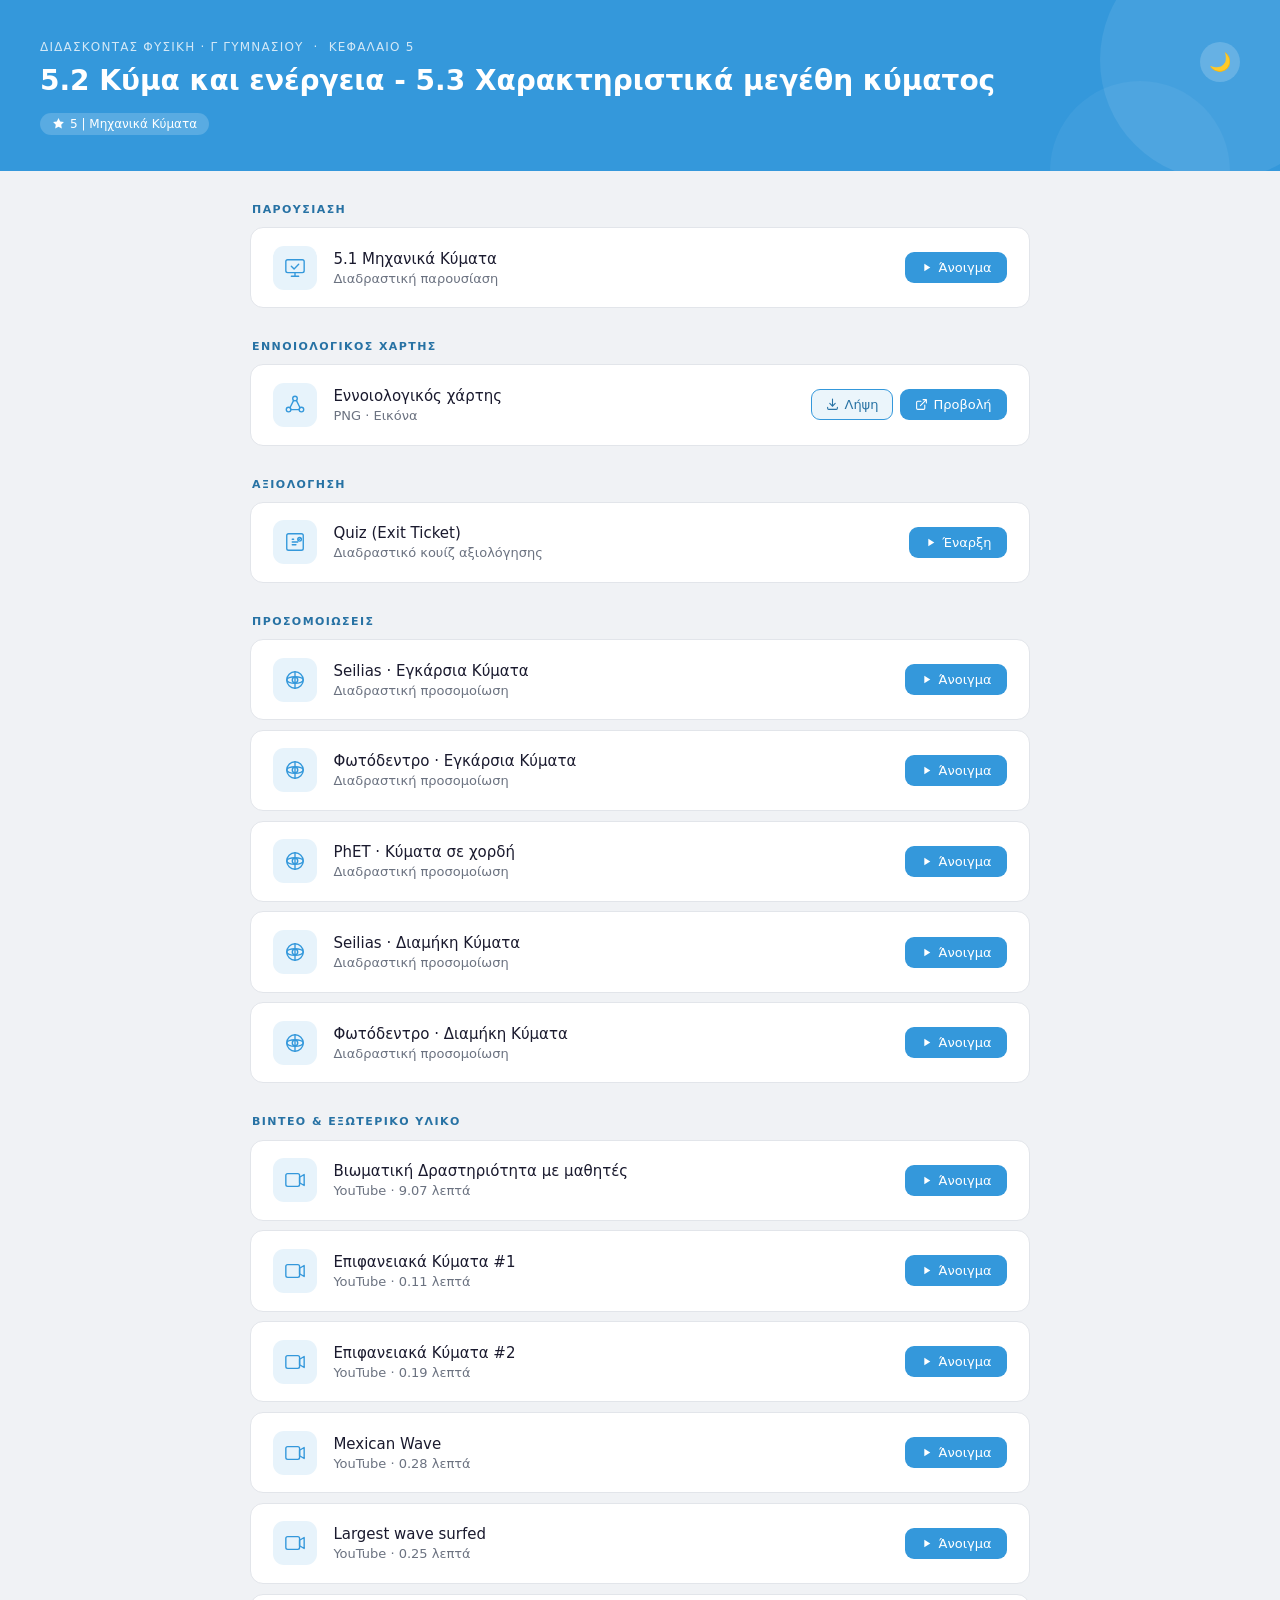
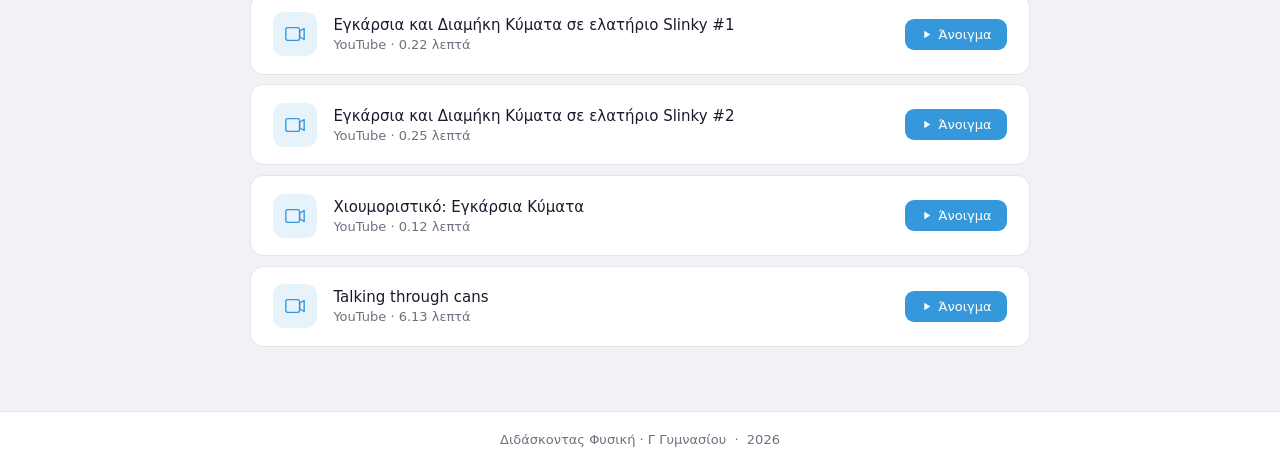
<file: 05-chapter/05-02-03/index.html>
<!DOCTYPE html>
<html lang="el">
<head>
<meta charset="UTF-8">
<meta name="viewport" content="width=device-width, initial-scale=1.0">
<title>5 Μηχανικά Κύματα — Διδάσκοντας Φυσική · Γ Γυμνασίου</title>
<style>
  /* =====================================================
     ΟΔΗΓΙΕΣ ΠΡΟΣΑΡΜΟΓΗΣ
     =====================================================
     1. Άλλαξε το --chapter-color με το χρώμα του κεφαλαίου
     2. Συμπλήρωσε τα CHAPTER_* και SECTION_* placeholders
     3. Συμπλήρωσε τα αρχεία στα αντίστοιχα <ul> sections
     4. Διέγραψε sections που δεν χρειάζεσαι

     ΧΡΩΜΑΤΑ ΚΕΦΑΛΑΙΩΝ (από template.tex):
       Κεφ. 1: #3498DB  (Μπλε)
       Κεφ. 2: #2ECC71  (Πράσινο)
       Κεφ. 3: #E74C3C  (Κόκκινο)
       Κεφ. 4: #9B59B6  (Μοβ)
       Κεφ. 5: #F1C40F  (Κίτρινο)  → text dark: #7a6200
       Κεφ. 6: #E67E22  (Πορτοκαλί)
       Κεφ. 7: #1ABC9C  (Τιρκουάζ)
       Κεφ. 8: #EC7063  (Κοραλί)
  ===================================================== */

  :root {
    --chapter-color: #3498DB; /* ← ΑΛΛΑΞΕ ΕΔΩ */
  }

  /* ── LIGHT THEME ── */
  [data-theme="light"] {
    --bg:            #f0f2f5;
    --bg-card:       #ffffff;
    --bg-footer:     #ffffff;
    --border:        #e2e5ea;
    --text-primary:  #1a1a2e;
    --text-secondary:#6b7280;
    --text-label:    color-mix(in srgb, var(--chapter-color) 75%, #000);
    --shadow-hover:  color-mix(in srgb, var(--chapter-color) 15%, transparent);
    --btn-sec-text:  color-mix(in srgb, var(--chapter-color) 75%, #000);
    --btn-sec-bg:    color-mix(in srgb, var(--chapter-color) 10%, #fff);
    --icon-bg:       color-mix(in srgb, var(--chapter-color) 12%, #fff);
  }

  /* ── DARK THEME ── */
  [data-theme="dark"] {
    --bg:            #0f1117;
    --bg-card:       #1a1d27;
    --bg-footer:     #13151f;
    --border:        #2a2d3a;
    --text-primary:  #e8eaf0;
    --text-secondary:#8b92a8;
    --text-label:    color-mix(in srgb, var(--chapter-color) 85%, #fff);
    --shadow-hover:  color-mix(in srgb, var(--chapter-color) 20%, transparent);
    --btn-sec-text:  color-mix(in srgb, var(--chapter-color) 90%, #fff);
    --btn-sec-bg:    color-mix(in srgb, var(--chapter-color) 12%, #1a1d27);
    --icon-bg:       color-mix(in srgb, var(--chapter-color) 15%, #1a1d27);
  }

  *, *::before, *::after { box-sizing: border-box; margin: 0; padding: 0; }

  body {
    font-family: 'Segoe UI', system-ui, -apple-system, sans-serif;
    background: var(--bg);
    color: var(--text-primary);
    min-height: 100vh;
    display: flex;
    flex-direction: column;
    transition: background 0.25s, color 0.25s;
    font-size: 15px;
  }
  @media (min-width: 600px) { body { font-size: 16px; } }

  /* ── HEADER ── */
  .header {
    background: var(--chapter-color);
    color: #fff;
    padding: 2rem 1.75rem 2rem;
    position: relative;
    overflow: hidden;
  }
  @media (min-width: 600px) {
    .header { padding: 2.5rem 2.5rem 2.25rem; }
    .header h1 { font-size: 2rem; }
    .breadcrumb { font-size: 13px; }
  }
  .header-dark-text,
  .header-dark-text .badge { color: #7a6200; }
  .header-dark-text .badge { background: rgba(0,0,0,0.12); }
  .header-dark-text .theme-toggle { background: rgba(0,0,0,0.12); }

  .header::before {
    content: '';
    position: absolute;
    right: -60px; top: -60px;
    width: 240px; height: 240px;
    border-radius: 50%;
    background: rgba(255,255,255,0.08);
    pointer-events: none;
  }
  .header::after {
    content: '';
    position: absolute;
    right: 50px; bottom: -90px;
    width: 180px; height: 180px;
    border-radius: 50%;
    background: rgba(255,255,255,0.05);
    pointer-events: none;
  }

  .header-top {
    display: flex;
    justify-content: space-between;
    align-items: flex-start;
    gap: 1rem;
  }

  .header-text { flex: 1; position: relative; }

  .breadcrumb {
    font-size: 12px;
    letter-spacing: 0.1em;
    text-transform: uppercase;
    opacity: 0.78;
    margin-bottom: 0.55rem;
  }

  .header h1 {
    font-size: clamp(1.25rem, 4.5vw, 1.75rem);
    font-weight: 600;
    line-height: 1.3;
  }

  .header-meta {
    display: flex;
    align-items: center;
    gap: 0.5rem;
    margin-top: 0.85rem;
    position: relative;
  }

  .badge {
    display: inline-flex;
    align-items: center;
    gap: 5px;
    background: rgba(255,255,255,0.18);
    border-radius: 20px;
    padding: 4px 12px;
    font-size: 12px;
    font-weight: 500;
    color: #fff;
  }

  /* ── DARK/LIGHT TOGGLE ── */
  .theme-toggle {
    flex-shrink: 0;
    position: relative;
    z-index: 1;
    background: rgba(255,255,255,0.18);
    border: none;
    border-radius: 50%;
    width: 40px; height: 40px;
    cursor: pointer;
    display: flex;
    align-items: center;
    justify-content: center;
    font-size: 18px;
    transition: background 0.2s, transform 0.2s;
    margin-top: 2px;
  }
  .theme-toggle:hover {
    background: rgba(255,255,255,0.28);
    transform: scale(1.08);
  }

  /* ── MAIN ── */
  main {
    flex: 1;
    padding: 1.5rem;
    max-width: 860px;
    width: 100%;
    margin: 0 auto;
  }
  @media (min-width: 600px) {
    main { padding: 2rem 2.5rem; }
  }

  .section-group { margin-bottom: 2rem; }

  .section-label {
    font-size: 11px;
    font-weight: 700;
    letter-spacing: 0.13em;
    text-transform: uppercase;
    color: var(--text-label);
    margin-bottom: 0.7rem;
    padding-left: 2px;
  }

  /* ── FILE CARDS ── */
  .file-list {
    list-style: none;
    display: flex;
    flex-direction: column;
    gap: 0.6rem;
  }

  .file-card {
    background: var(--bg-card);
    border: 1px solid var(--border);
    border-radius: 13px;
    padding: 1rem 1.1rem;
    display: flex;
    align-items: center;
    gap: 14px;
    transition: border-color 0.15s, box-shadow 0.15s, background 0.25s;
  }
  @media (min-width: 600px) {
    .file-card { padding: 1.1rem 1.4rem; gap: 16px; }
    .file-name { font-size: 16px; }
    .file-desc { font-size: 14px; }
    .file-icon { width: 48px; height: 48px; border-radius: 12px; }
    .btn       { padding: 8px 16px; font-size: 14px; }
  }

  .file-card:hover {
    border-color: var(--chapter-color);
    box-shadow: 0 2px 16px var(--shadow-hover);
  }

  .file-icon {
    width: 44px; height: 44px;
    border-radius: 11px;
    display: flex; align-items: center; justify-content: center;
    flex-shrink: 0;
    background: var(--icon-bg);
    transition: background 0.25s;
  }
  .file-icon svg { width: 22px; height: 22px; }

  .file-info { flex: 1; min-width: 0; }

  .file-name {
    font-size: 15px;
    font-weight: 500;
    color: var(--text-primary);
    white-space: nowrap;
    overflow: hidden;
    text-overflow: ellipsis;
    transition: color 0.25s;
  }

  .file-desc {
    font-size: 13px;
    color: var(--text-secondary);
    margin-top: 3px;
    transition: color 0.25s;
  }

  .file-actions { display: flex; gap: 7px; flex-shrink: 0; }

  .btn {
    display: inline-flex;
    align-items: center;
    gap: 5px;
    border-radius: 9px;
    padding: 7px 14px;
    font-size: 13px;
    font-weight: 500;
    cursor: pointer;
    text-decoration: none;
    transition: all 0.15s;
    white-space: nowrap;
    border: 1px solid transparent;
  }

  .btn-primary {
    background: var(--chapter-color);
    color: #fff;
  }
  .btn-primary:hover { filter: brightness(1.1); }

  .btn-secondary {
    background: var(--btn-sec-bg);
    color: var(--btn-sec-text);
    border-color: var(--chapter-color);
  }
  .btn-secondary:hover { filter: brightness(1.08); }

  /* ── FOOTER ── */
  footer {
    text-align: center;
    padding: 1.25rem;
    font-size: 13px;
    color: var(--text-secondary);
    border-top: 1px solid var(--border);
    background: var(--bg-footer);
    transition: background 0.25s, color 0.25s, border-color 0.25s;
  }
  footer a { color: var(--text-secondary); text-decoration: none; }
  footer a:hover { color: var(--chapter-color); }

  /* ── RESPONSIVE ── */
  @media (max-width: 480px) {
    .header { padding: 1.5rem 1.25rem; }
    main { padding: 1.25rem; }
    .file-name { font-size: 14px; }
    .btn { padding: 6px 11px; font-size: 12px; }
    .file-icon { width: 40px; height: 40px; }
  }
</style>
</head>
<body>

<!-- =====================================================
     HEADER
     Άλλαξε: CHAPTER_NUM, CHAPTER_TITLE, SECTION_NUM, SECTION_TITLE
     Για κεφ. 5 (κίτρινο): <header class="header header-dark-text">
     ===================================================== -->
<header class="header">
  <div class="header-top">
    <div class="header-text">
      <div class="breadcrumb">
        Διδάσκοντας Φυσική · Γ Γυμνασίου &nbsp;·&nbsp; Κεφάλαιο 5
      </div>
      <h1>5.2 Κύμα και ενέργεια - 5.3 Χαρακτηριστικά μεγέθη
κύματος</h1>
      <div class="header-meta">
        <span class="badge">
          <svg viewBox="0 0 24 24" fill="none" width="13" height="13">
            <path d="M12 2l3.09 6.26L22 9.27l-5 4.87 1.18 6.88L12 17.77l-6.18 3.25L7 14.14 2 9.27l6.91-1.01L12 2z"
                  fill="currentColor"/>
          </svg>
          5 | Μηχανικά Κύματα
        </span>
      </div>
    </div>
    <button class="theme-toggle" id="themeToggle"
            aria-label="Εναλλαγή θέματος" title="Φωτεινό / Σκούρο">
      ☀️
    </button>
  </div>
</header>

<!-- =====================================================
     ΠΕΡΙΕΧΟΜΕΝΟ
     - Διέγραψε sections που δεν χρειάζεσαι
     - Παρουσιάσεις → btn-primary + "Άνοιγμα"
     - Downloadable  → btn-secondary + "Λήψη" + download attribute
     - Εξωτερικά     → btn-primary + target="_blank"
     ===================================================== -->
<main>

  <!-- ΠΑΡΟΥΣΙΑΣΗ (reveal.js) -->
  <div class="section-group">
    <div class="section-label">Παρουσίαση</div>
    <ul class="file-list">

      <li class="file-card">
        <div class="file-icon">
          <svg viewBox="0 0 24 24" fill="none">
            <rect x="2" y="3" width="20" height="14" rx="2"
                  stroke="var(--chapter-color)" stroke-width="1.5"/>
            <path d="M8 21h8M12 17v4"
                  stroke="var(--chapter-color)" stroke-width="1.5" stroke-linecap="round"/>
            <path d="M8 10l3 3 5-5"
                  stroke="var(--chapter-color)" stroke-width="1.5" stroke-linecap="round" stroke-linejoin="round"/>
          </svg>
        </div>
        <div class="file-info">
          <div class="file-name">5.1 Μηχανικά Κύματα</div>
          <div class="file-desc">Διαδραστική παρουσίαση</div>
        </div>
        <div class="file-actions">
          <a href="presentation/index.html" class="btn btn-primary">
            <svg viewBox="0 0 24 24" fill="currentColor" width="13" height="13">
              <path d="M8 5v14l11-7z"/>
            </svg>
            Άνοιγμα
          </a>
        </div>
      </li>

    </ul>
  </div>

  <!-- ΕΝΝΟΙΟΛΟΓΙΚΟΣ ΧΑΡΤΗΣ -->
  <div class="section-group">
    <div class="section-label">Εννοιολογικός χάρτης</div>
    <ul class="file-list">

      <li class="file-card">
        <div class="file-icon">
          <svg viewBox="0 0 24 24" fill="none">
            <circle cx="12" cy="5" r="2.5"
                    stroke="var(--chapter-color)" stroke-width="1.5"/>
            <circle cx="5" cy="17" r="2.5"
                    stroke="var(--chapter-color)" stroke-width="1.5"/>
            <circle cx="19" cy="17" r="2.5"
                    stroke="var(--chapter-color)" stroke-width="1.5"/>
            <line x1="10.5" y1="7" x2="6.5" y2="15"
                  stroke="var(--chapter-color)" stroke-width="1.5" stroke-linecap="round"/>
            <line x1="13.5" y1="7" x2="17.5" y2="15"
                  stroke="var(--chapter-color)" stroke-width="1.5" stroke-linecap="round"/>
            <line x1="7.5" y1="17" x2="16.5" y2="17"
                  stroke="var(--chapter-color)" stroke-width="1.5" stroke-linecap="round"/>
          </svg>
        </div>
        <div class="file-info">
          <div class="file-name">Εννοιολογικός χάρτης</div>
          <div class="file-desc">PNG · Εικόνα</div>
        </div>
        <div class="file-actions">
          <a href="concept-map.png" download class="btn btn-secondary">
            <svg viewBox="0 0 24 24" fill="none" width="13" height="13"
                stroke="currentColor" stroke-width="2" stroke-linecap="round">
              <path d="M12 2v13M7 10l5 5 5-5M3 17v2a2 2 0 002 2h14a2 2 0 002-2v-2"/>
            </svg>
            Λήψη
          </a>
          <a href="concept-map.png" target="_blank" rel="noopener" class="btn btn-primary">
            <svg viewBox="0 0 24 24" fill="none" width="13" height="13"
                stroke="currentColor" stroke-width="2" stroke-linecap="round" stroke-linejoin="round">
              <path d="M18 13v6a2 2 0 01-2 2H5a2 2 0 01-2-2V8a2 2 0 012-2h6M15 3h6v6M10 14L21 3"/>
            </svg>
            Προβολή
          </a>
        </div>
      </li>

    </ul>
  </div>

    <!-- ΑΞΙΟΛΟΓΗΣΗ -->
  <div class="section-group">
    <div class="section-label">Αξιολόγηση</div>
    <ul class="file-list">

    <li class="file-card">
      <div class="file-icon">
        <svg viewBox="0 0 24 24" fill="none">
          <rect x="3" y="3" width="18" height="18" rx="2"
                stroke="var(--chapter-color)" stroke-width="1.5"/>
          <path d="M9 9h1.5M9 12h6M9 15h4"
                stroke="var(--chapter-color)" stroke-width="1.5" stroke-linecap="round"/>
          <circle cx="17" cy="9" r="2"
                  stroke="var(--chapter-color)" stroke-width="1.5"/>
          <path d="M15.8 8.5l.8.8 1.4-1.4"
                stroke="var(--chapter-color)" stroke-width="1.2" stroke-linecap="round" stroke-linejoin="round"/>
        </svg>
      </div>
      <div class="file-info">
        <div class="file-name">Quiz (Exit Ticket)</div>
        <div class="file-desc">Διαδραστικό κουίζ αξιολόγησης</div>
      </div>
      <div class="file-actions">
        <a href="https://vicajilau.github.io/quizdy/?data=https://raw.githubusercontent.com/emnik/physics-gym-c/refs/heads/main/05-chapter/05-01/exit_ticket.quiz"
          target="_blank" rel="noopener" class="btn btn-primary">
          <svg viewBox="0 0 24 24" fill="currentColor" width="13" height="13">
            <path d="M8 5v14l11-7z"/>
          </svg>
          Έναρξη
        </a>
      </div>
    </li>

    </ul>
  </div>


 <!-- ΠΡΟΣΟΜΟΙΩΣΕΙΣ -->
<div class="section-group">
  <div class="section-label">Προσομοιώσεις</div>
  <ul class="file-list">

    <li class="file-card">
      <div class="file-icon">
        <svg viewBox="0 0 24 24" fill="none">
          <circle cx="12" cy="12" r="9"
                  stroke="var(--chapter-color)" stroke-width="1.5"/>
          <circle cx="12" cy="12" r="3"
                  stroke="var(--chapter-color)" stroke-width="1.5"/>
          <ellipse cx="12" cy="12" rx="9" ry="3.5"
                   stroke="var(--chapter-color)" stroke-width="1.5"/>
          <line x1="12" y1="3" x2="12" y2="21"
                stroke="var(--chapter-color)" stroke-width="1.5" stroke-linecap="round"/>
        </svg>
      </div>
      <div class="file-info">
        <div class="file-name">Seilias · Εγκάρσια Κύματα</div>
        <div class="file-desc">Διαδραστική προσομοίωση</div>
      </div>
      <div class="file-actions">
        <a href="https://www.seilias.gr/images/stories/html5/transverseWaves.html"
           target="_blank" rel="noopener" class="btn btn-primary">
          <svg viewBox="0 0 24 24" fill="currentColor" width="13" height="13">
            <path d="M8 5v14l11-7z"/>
          </svg>
          Άνοιγμα
        </a>
      </div>
    </li>
    <li class="file-card">
      <div class="file-icon">
        <svg viewBox="0 0 24 24" fill="none">
          <circle cx="12" cy="12" r="9"
                  stroke="var(--chapter-color)" stroke-width="1.5"/>
          <circle cx="12" cy="12" r="3"
                  stroke="var(--chapter-color)" stroke-width="1.5"/>
          <ellipse cx="12" cy="12" rx="9" ry="3.5"
                   stroke="var(--chapter-color)" stroke-width="1.5"/>
          <line x1="12" y1="3" x2="12" y2="21"
                stroke="var(--chapter-color)" stroke-width="1.5" stroke-linecap="round"/>
        </svg>
      </div>
      <div class="file-info">
        <div class="file-name">Φωτόδεντρο · Εγκάρσια Κύματα</div>
        <div class="file-desc">Διαδραστική προσομοίωση</div>
      </div>
      <div class="file-actions">
        <a href="https://photodentro.edu.gr/v/item/ds/8521/1666"
           target="_blank" rel="noopener" class="btn btn-primary">
          <svg viewBox="0 0 24 24" fill="currentColor" width="13" height="13">
            <path d="M8 5v14l11-7z"/>
          </svg>
          Άνοιγμα
        </a>
      </div>
    </li>
        <li class="file-card">
      <div class="file-icon">
        <svg viewBox="0 0 24 24" fill="none">
          <circle cx="12" cy="12" r="9"
                  stroke="var(--chapter-color)" stroke-width="1.5"/>
          <circle cx="12" cy="12" r="3"
                  stroke="var(--chapter-color)" stroke-width="1.5"/>
          <ellipse cx="12" cy="12" rx="9" ry="3.5"
                   stroke="var(--chapter-color)" stroke-width="1.5"/>
          <line x1="12" y1="3" x2="12" y2="21"
                stroke="var(--chapter-color)" stroke-width="1.5" stroke-linecap="round"/>
        </svg>
      </div>
      <div class="file-info">
        <div class="file-name">PhET · Κύματα σε χορδή</div>
        <div class="file-desc">Διαδραστική προσομοίωση</div>
      </div>
      <div class="file-actions">
        <a href="https://phet.colorado.edu/sims/html/wave-on-a-string/latest/wave-on-a-string_all.html?locale=el"
           target="_blank" rel="noopener" class="btn btn-primary">
          <svg viewBox="0 0 24 24" fill="currentColor" width="13" height="13">
            <path d="M8 5v14l11-7z"/>
          </svg>
          Άνοιγμα
        </a>
      </div>
    </li>
        <li class="file-card">
      <div class="file-icon">
        <svg viewBox="0 0 24 24" fill="none">
          <circle cx="12" cy="12" r="9"
                  stroke="var(--chapter-color)" stroke-width="1.5"/>
          <circle cx="12" cy="12" r="3"
                  stroke="var(--chapter-color)" stroke-width="1.5"/>
          <ellipse cx="12" cy="12" rx="9" ry="3.5"
                   stroke="var(--chapter-color)" stroke-width="1.5"/>
          <line x1="12" y1="3" x2="12" y2="21"
                stroke="var(--chapter-color)" stroke-width="1.5" stroke-linecap="round"/>
        </svg>
      </div>
      <div class="file-info">
        <div class="file-name">Seilias · Διαμήκη Κύματα</div>
        <div class="file-desc">Διαδραστική προσομοίωση</div>
      </div>
      <div class="file-actions">
        <a href="https://www.seilias.gr/images/stories/html5/longitudinalWaves.html"
           target="_blank" rel="noopener" class="btn btn-primary">
          <svg viewBox="0 0 24 24" fill="currentColor" width="13" height="13">
            <path d="M8 5v14l11-7z"/>
          </svg>
          Άνοιγμα
        </a>
      </div>
    </li>
        <li class="file-card">
      <div class="file-icon">
        <svg viewBox="0 0 24 24" fill="none">
          <circle cx="12" cy="12" r="9"
                  stroke="var(--chapter-color)" stroke-width="1.5"/>
          <circle cx="12" cy="12" r="3"
                  stroke="var(--chapter-color)" stroke-width="1.5"/>
          <ellipse cx="12" cy="12" rx="9" ry="3.5"
                   stroke="var(--chapter-color)" stroke-width="1.5"/>
          <line x1="12" y1="3" x2="12" y2="21"
                stroke="var(--chapter-color)" stroke-width="1.5" stroke-linecap="round"/>
        </svg>
      </div>
      <div class="file-info">
        <div class="file-name">Φωτόδεντρο · Διαμήκη Κύματα</div>
        <div class="file-desc">Διαδραστική προσομοίωση</div>
      </div>
      <div class="file-actions">
        <a href="https://photodentro.edu.gr/v/item/ds/8521/1611"
           target="_blank" rel="noopener" class="btn btn-primary">
          <svg viewBox="0 0 24 24" fill="currentColor" width="13" height="13">
            <path d="M8 5v14l11-7z"/>
          </svg>
          Άνοιγμα
        </a>
      </div>
    </li>

  </ul>
</div> 

  
  <!-- ΒΙΝΤΕΟ / ΕΞΩΤΕΡΙΚΟ ΥΛΙΚΟ -->
  <div class="section-group">
    <div class="section-label">Βίντεο &amp; Εξωτερικό υλικό</div>
    <ul class="file-list">

      <li class="file-card">
        <div class="file-icon">
          <svg viewBox="0 0 24 24" fill="none">
            <rect x="2" y="5" width="15" height="14" rx="2"
                  stroke="var(--chapter-color)" stroke-width="1.5"/>
            <path d="M17 9l5-3v12l-5-3V9z"
                  stroke="var(--chapter-color)" stroke-width="1.5" stroke-linejoin="round"/>
          </svg>
        </div>
        <div class="file-info">
          <div class="file-name">Βιωματική Δραστηριότητα με μαθητές</div>
          <div class="file-desc">YouTube · 9.07 λεπτά</div>
        </div>
        <div class="file-actions">
          <a href="https://youtu.be/tQuy2T4AbnQ" target="_blank" rel="noopener" class="btn btn-primary">
            <svg viewBox="0 0 24 24" fill="currentColor" width="13" height="13">
              <path d="M8 5v14l11-7z"/>
            </svg>
            Άνοιγμα
          </a>
        </div>
      </li>

      <li class="file-card">
        <div class="file-icon">
          <svg viewBox="0 0 24 24" fill="none">
            <rect x="2" y="5" width="15" height="14" rx="2"
                  stroke="var(--chapter-color)" stroke-width="1.5"/>
            <path d="M17 9l5-3v12l-5-3V9z"
                  stroke="var(--chapter-color)" stroke-width="1.5" stroke-linejoin="round"/>
          </svg>
        </div>
        <div class="file-info">
          <div class="file-name">Επιφανειακά Κύματα #1</div>
          <div class="file-desc">YouTube · 0.11 λεπτά</div>
        </div>
        <div class="file-actions">
          <a href="https://youtu.be/Ge1f1eqw9JE" target="_blank" rel="noopener" class="btn btn-primary">
            <svg viewBox="0 0 24 24" fill="currentColor" width="13" height="13">
              <path d="M8 5v14l11-7z"/>
            </svg>
            Άνοιγμα
          </a>
        </div>
      </li>

      <li class="file-card">
        <div class="file-icon">
          <svg viewBox="0 0 24 24" fill="none">
            <rect x="2" y="5" width="15" height="14" rx="2"
                  stroke="var(--chapter-color)" stroke-width="1.5"/>
            <path d="M17 9l5-3v12l-5-3V9z"
                  stroke="var(--chapter-color)" stroke-width="1.5" stroke-linejoin="round"/>
          </svg>
        </div>
        <div class="file-info">
          <div class="file-name">Επιφανειακά Κύματα #2</div>
          <div class="file-desc">YouTube · 0.19 λεπτά</div>
        </div>
        <div class="file-actions">
          <a href="https://youtube.com/shorts/KF7Barnthpg?feature=share" target="_blank" rel="noopener" class="btn btn-primary">
            <svg viewBox="0 0 24 24" fill="currentColor" width="13" height="13">
              <path d="M8 5v14l11-7z"/>
            </svg>
            Άνοιγμα
          </a>
        </div>
      </li>
      
      <li class="file-card">
        <div class="file-icon">
          <svg viewBox="0 0 24 24" fill="none">
            <rect x="2" y="5" width="15" height="14" rx="2"
                  stroke="var(--chapter-color)" stroke-width="1.5"/>
            <path d="M17 9l5-3v12l-5-3V9z"
                  stroke="var(--chapter-color)" stroke-width="1.5" stroke-linejoin="round"/>
          </svg>
        </div>
        <div class="file-info">
          <div class="file-name">Mexican Wave</div>
          <div class="file-desc">YouTube · 0.28 λεπτά</div>
        </div>
        <div class="file-actions">
          <a href="https://youtu.be/sZPLXMDSGcI" target="_blank" rel="noopener" class="btn btn-primary">
            <svg viewBox="0 0 24 24" fill="currentColor" width="13" height="13">
              <path d="M8 5v14l11-7z"/>
            </svg>
            Άνοιγμα
          </a>
        </div>
      </li>
      
       <li class="file-card">
        <div class="file-icon">
          <svg viewBox="0 0 24 24" fill="none">
            <rect x="2" y="5" width="15" height="14" rx="2"
                  stroke="var(--chapter-color)" stroke-width="1.5"/>
            <path d="M17 9l5-3v12l-5-3V9z"
                  stroke="var(--chapter-color)" stroke-width="1.5" stroke-linejoin="round"/>
          </svg>
        </div>
        <div class="file-info">
          <div class="file-name">Largest wave surfed</div>
          <div class="file-desc">YouTube · 0.25 λεπτά</div>
        </div>
        <div class="file-actions">
          <a href="https://youtu.be/Os1pn1kngJQ" target="_blank" rel="noopener" class="btn btn-primary">
            <svg viewBox="0 0 24 24" fill="currentColor" width="13" height="13">
              <path d="M8 5v14l11-7z"/>
            </svg>
            Άνοιγμα
          </a>
        </div>
      </li>

      <li class="file-card">
        <div class="file-icon">
          <svg viewBox="0 0 24 24" fill="none">
            <rect x="2" y="5" width="15" height="14" rx="2"
                  stroke="var(--chapter-color)" stroke-width="1.5"/>
            <path d="M17 9l5-3v12l-5-3V9z"
                  stroke="var(--chapter-color)" stroke-width="1.5" stroke-linejoin="round"/>
          </svg>
        </div>
        <div class="file-info">
          <div class="file-name">Εγκάρσια και Διαμήκη Κύματα σε ελατήριο Slinky #1</div>
          <div class="file-desc">YouTube · 0.22 λεπτά</div>
        </div>
        <div class="file-actions">
          <a href="https://youtu.be/UL477paFpIU" target="_blank" rel="noopener" class="btn btn-primary">
            <svg viewBox="0 0 24 24" fill="currentColor" width="13" height="13">
              <path d="M8 5v14l11-7z"/>
            </svg>
            Άνοιγμα
          </a>
        </div>
      </li>
      
      <li class="file-card">
        <div class="file-icon">
          <svg viewBox="0 0 24 24" fill="none">
            <rect x="2" y="5" width="15" height="14" rx="2"
                  stroke="var(--chapter-color)" stroke-width="1.5"/>
            <path d="M17 9l5-3v12l-5-3V9z"
                  stroke="var(--chapter-color)" stroke-width="1.5" stroke-linejoin="round"/>
          </svg>
        </div>
        <div class="file-info">
          <div class="file-name">Εγκάρσια και Διαμήκη Κύματα σε ελατήριο Slinky #2</div>
          <div class="file-desc">YouTube · 0.25 λεπτά</div>
        </div>
        <div class="file-actions">
          <a href="https://youtube.com/shorts/1ns7YZTgNjQ?feature=share" target="_blank" rel="noopener" class="btn btn-primary">
            <svg viewBox="0 0 24 24" fill="currentColor" width="13" height="13">
              <path d="M8 5v14l11-7z"/>
            </svg>
            Άνοιγμα
          </a>
        </div>
      </li>
      
       <li class="file-card">
        <div class="file-icon">
          <svg viewBox="0 0 24 24" fill="none">
            <rect x="2" y="5" width="15" height="14" rx="2"
                  stroke="var(--chapter-color)" stroke-width="1.5"/>
            <path d="M17 9l5-3v12l-5-3V9z"
                  stroke="var(--chapter-color)" stroke-width="1.5" stroke-linejoin="round"/>
          </svg>
        </div>
        <div class="file-info">
          <div class="file-name">Χιουμοριστικό: Εγκάρσια Κύματα</div>
          <div class="file-desc">YouTube · 0.12 λεπτά</div>
        </div>
        <div class="file-actions">
          <a href="https://youtube.com/shorts/dZkYGj3hBYo?feature=share" target="_blank" rel="noopener" class="btn btn-primary">
            <svg viewBox="0 0 24 24" fill="currentColor" width="13" height="13">
              <path d="M8 5v14l11-7z"/>
            </svg>
            Άνοιγμα
          </a>
        </div>
      </li>    
      <li class="file-card">
        <div class="file-icon">
          <svg viewBox="0 0 24 24" fill="none">
            <rect x="2" y="5" width="15" height="14" rx="2"
                  stroke="var(--chapter-color)" stroke-width="1.5"/>
            <path d="M17 9l5-3v12l-5-3V9z"
                  stroke="var(--chapter-color)" stroke-width="1.5" stroke-linejoin="round"/>
          </svg>
        </div>
        <div class="file-info">
          <div class="file-name">Talking through cans</div>
          <div class="file-desc">YouTube · 6.13 λεπτά</div>
        </div>
        <div class="file-actions">
          <a href="https://youtube.com/shorts/dZkYGj3hBYo?feature=share" target="_blank" rel="noopener" class="btn btn-primary">
            <svg viewBox="0 0 24 24" fill="currentColor" width="13" height="13">
              <path d="M8 5v14l11-7z"/>
            </svg>
            Άνοιγμα
          </a>
        </div>
      </li>    
      
    </ul>
  </div>

</main>

<footer>
  <a href="https://emnik.github.io/physics-gym-c/">Διδάσκοντας Φυσική · Γ Γυμνασίου</a>
  &nbsp;·&nbsp; 2026
</footer>

<script>
  const toggle = document.getElementById('themeToggle');
  const html   = document.documentElement;

  // Προτεραιότητα: 1) αποθηκευμένη επιλογή χρήστη, 2) ρύθμιση συσκευής
  const saved  = localStorage.getItem('pgc-theme');
  const system = window.matchMedia('(prefers-color-scheme: dark)').matches ? 'dark' : 'light';
  const active = saved || system;

  html.setAttribute('data-theme', active);
  toggle.textContent = active === 'dark' ? '☀️' : '🌙';

  // Αν αλλάξουν οι ρυθμίσεις συσκευής και ο χρήστης δεν έχει επιλέξει χειροκίνητα
  window.matchMedia('(prefers-color-scheme: dark)').addEventListener('change', e => {
    if (!localStorage.getItem('pgc-theme')) {
      const next = e.matches ? 'dark' : 'light';
      html.setAttribute('data-theme', next);
      toggle.textContent = next === 'dark' ? '☀️' : '🌙';
    }
  });

  toggle.addEventListener('click', () => {
    const current = html.getAttribute('data-theme');
    const next    = current === 'dark' ? 'light' : 'dark';
    html.setAttribute('data-theme', next);
    toggle.textContent = next === 'dark' ? '☀️' : '🌙';
    localStorage.setItem('pgc-theme', next);
  });
</script>

</body>
</html>
</file>
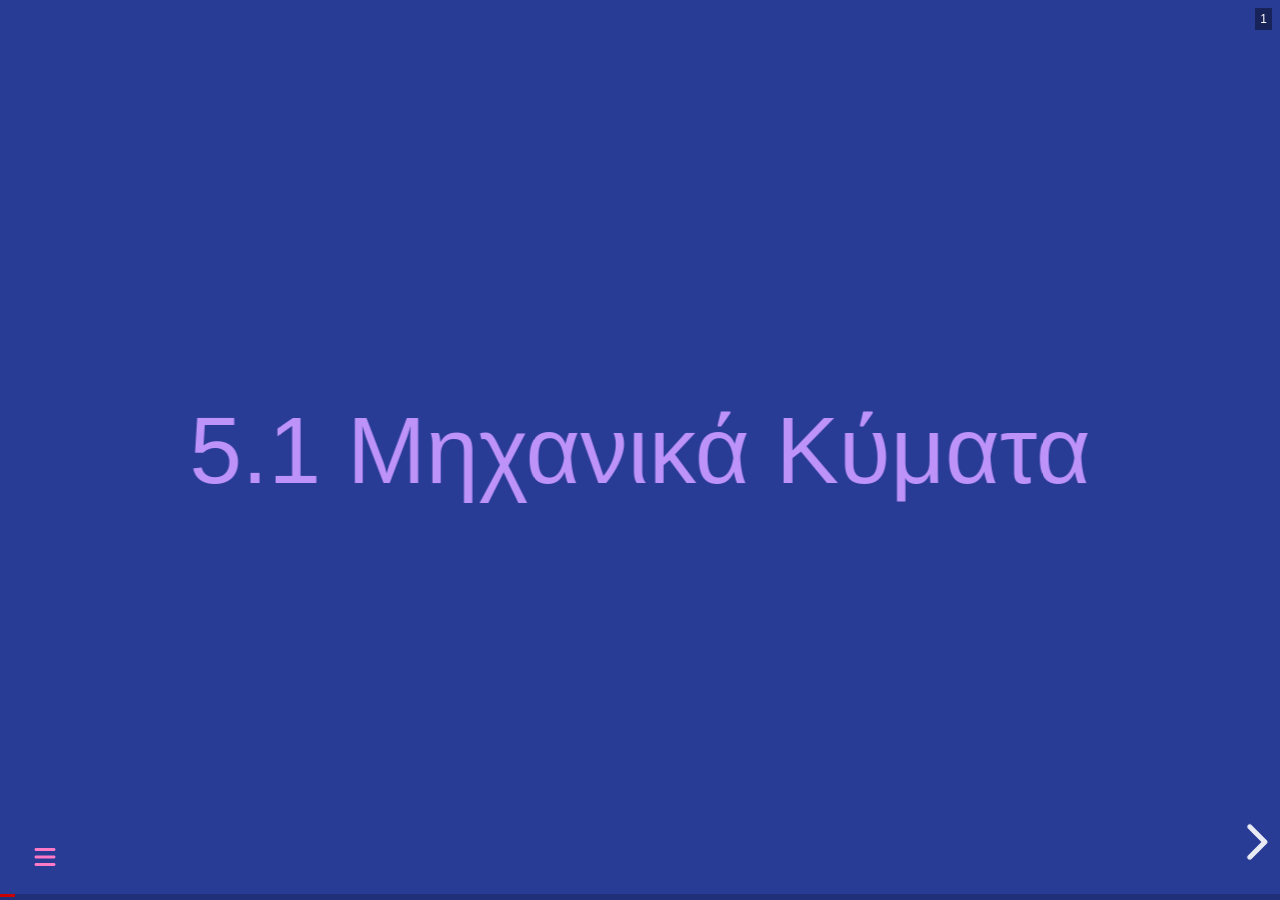
<file: 05-chapter/05-01/presentation/index.html>
<!DOCTYPE html>
<html lang="en">
<head>
    <meta charset="utf-8" />
    <meta name="viewport" content="width=device-width, initial-scale=1.0, maximum-scale=1.0, user-scalable=no" />

    <title></title>
    <link rel="stylesheet" href="dist/reset.css">
    <link rel="stylesheet" href="dist/reveal.css" />
    <link rel="stylesheet" href="css/slides-extended.css" />
    <link rel="stylesheet" href="NOESE/Attachments/dracula-custom.css" id="theme" />
    <link rel="stylesheet" href="plugin/highlight/zenburn.css" />
    <link rel="stylesheet" href="plugin/customcontrols/style.css">



    <script defer src="dist/fontawesome/all.min.js"></script>

    <script type="text/javascript">
        function pageInIframe() {
            return (window.location !== window.parent.location);
        }

        let forgetPop = true;
        function onPopState(event) {
            if(forgetPop){
                forgetPop = false;
            } else if( pageInIframe()) {
                parent.postMessage(event.target.location.href, "app://obsidian.md");
            }
        }
        window.onpopstate = onPopState;
        window.onmessage = event => {
            if(event.data == "reload"){
                window.document.location.reload();
            }
            forgetPop = true;
        }

        function fitElements() {
            const itemsToFit = document.getElementsByClassName('fitText');
            for (const item in itemsToFit) {
                if (Object.hasOwnProperty.call(itemsToFit, item)) {
                    const element = itemsToFit[item];
                    fitElement(element, 1, 1000);
                    element.classList.remove('fitText');
                }
            }
        }

        function fitElement(element, start, end) {

            let size = (end + start) / 2;
            element.style.fontSize = `${size}px`;

            if (Math.abs(start - end) < 1) {
                while (element.scrollHeight > element.offsetHeight) {
                    size--;
                    element.style.fontSize = `${size}px`;
                }
                return;
            }

            if (element.scrollHeight > element.offsetHeight) {
                fitElement(element, start, size);
            } else {
                fitElement(element, size, end);
            }
        }

        document.onreadystatechange = () => {
            fitElements();
            if (document.readyState === 'complete') {
                if (pageInIframe() && window.location.href.indexOf("?export") != -1){
                    parent.postMessage(event.target.location.href, "app://obsidian.md");
                }
                if (window.location.href.indexOf("print-pdf") != -1){
                    let stateCheck = setInterval(() => {
                        clearInterval(stateCheck);
                        window.print();
                    }, 250);
                }
            }
        };
    </script>
</head>

<body>
    <div class="reveal">
        <div class="slides"><section  data-markdown><script type="text/template"><!-- .slide: class="has-dark-background drop" template="" data-background-color="#283b95" -->
<div class="" style="position: absolute; left: 0px; top: 0px; height: 1200px; width: 1920px; min-height: 1200px; display: flex; flex-direction: column; align-items: center; justify-content: center" absolute="true">

# 5.1 Μηχανικά Κύματα
</div></script></section><section  data-markdown><script type="text/template"><!-- .slide: class="has-dark-background drop" template="" data-background-color="#283b95" -->
<div class="" style="position: absolute; left: 0px; top: 0px; height: 1200px; width: 1920px; min-height: 1200px; display: flex; flex-direction: column; align-items: center; justify-content: center" absolute="true">

## Είστε έτοιμοι να «πιάσουμε» το κύμα;

<img src="05.Καρτέλες διδασκαλίας/Γ Γυμνασίου/attachments/5.1 Μηχανικά Κύματα -  Καρτέλες-34.jpeg" alt="" style="width: 1100px; object-fit: fill">


Ένα ταξίδι στην **ενέργεια που ταξιδεύει** γύρω μας!

Πώς η ενέργεια μετακινείται από το ένα μέρος στο άλλο χωρίς να χρειάζεται να κουβαλήσει ύλη μαζί της;
</div></script></section><section  data-markdown><script type="text/template"><!-- .slide: class="has-dark-background drop" template="" data-background-color="#283b95" -->
<div class="" style="position: absolute; left: 0px; top: 0px; height: 1200px; width: 1920px; min-height: 1200px; display: flex; flex-direction: column; align-items: center; justify-content: center" absolute="true">

## Μεταφέρεται το νερό προς την ακτή;

Παρατηρήστε τον αθλητή της ιστιοσανίδας (surfing). Η κινητική του ενέργεια αυξάνεται δραστικά. **Από πού προήλθε αυτή η ενέργεια;** 

<img src="05.Καρτέλες διδασκαλίας/Γ Γυμνασίου/attachments/5.1 Μηχανικά Κύματα -  Καρτέλες-35.jpeg" alt="" style="width: 1200px; object-fit: fill">
</div></script></section><section  data-markdown><script type="text/template"><!-- .slide: class="has-dark-background drop" template="" data-background-color="#283b95" -->
<div class="" style="position: absolute; left: 0px; top: 0px; height: 1200px; width: 1920px; min-height: 1200px; display: flex; flex-direction: column; align-items: center; justify-content: center" absolute="true">

## Μεταφορά ενέργειας

<img src="05.Καρτέλες διδασκαλίας/Γ Γυμνασίου/attachments/5.1 Μηχανικά Κύματα -  Καρτέλες-36.jpeg" alt="" style="width: 1000px; object-fit: fill">


**Πείραμα Α (Η Μπάλα):** Η μπάλα μεταφέρει ενέργεια μέσω της ύλης που κινείται (κρούση).

**Πείραμα Β (Το Σκοινί):** Tο αμαξάκι κινείται. Το σκοινί δεν άλλαξε θέση, αλλά η «διαταραχή» ταξίδεψε και μετέφερε την ενέργεια.
</div></script></section><section  data-markdown><script type="text/template"><!-- .slide: class="has-dark-background drop" template="" data-background-color="#283b95" -->
<div class="" style="position: absolute; left: 0px; top: 0px; height: 1200px; width: 1920px; min-height: 1200px; display: flex; flex-direction: column; align-items: center; justify-content: center" absolute="true">

## Μηχανικό κύμα

> [!important] Ορισμός
> **Κύμα** είναι η διάδοση μιας διαταραχής σε ένα μέσο. Η ενέργεια ταξιδεύει από τη μια περιοχή στην άλλη, ενώ το υλικό μέσο (νερό, αέρας, σκοινί) απλώς ταλαντώνεται γύρω από τη θέση ισορροπίας του.

**Μηχανικά Κύματα:** Μεταφέρουν μηχανική ενέργεια.

**Μέσο Διάδοσης:** Το υλικό που απαιτείται για να ταξιδέψει το κύμα (π.χ. τα πετρώματα της γης, ο αέρας).
</div></script></section><section  data-markdown><script type="text/template"><!-- .slide: class="has-dark-background drop" template="" data-background-color="#283b95" -->
<div class="" style="position: absolute; left: 0px; top: 0px; height: 1200px; width: 1920px; min-height: 1200px; display: flex; flex-direction: column; align-items: center; justify-content: center" absolute="true">

## Mexican wave

<div class="yt-wrapper">
<iframe src="https://www.youtube.com/embed/sZPLXMDSGcI" title="Mexican Wave" frameborder="0" allow="accelerometer; autoplay; clipboard-write; encrypted-media; gyroscope; picture-in-picture; web-share" referrerpolicy="strict-origin-when-cross-origin" allowfullscreen></iframe>
</div>
</div></script></section><section ><section data-separator="?
---?
" data-separator-vertical="?
--?
" data-separator-notes="note:" data-markdown><script type="text/template"><!-- .slide: class="has-dark-background drop" template="" data-background-color="#283b95" -->
<div class="" style="position: absolute; left: 0px; top: 0px; height: 1200px; width: 1920px; min-height: 1200px; display: flex; flex-direction: column; align-items: center; justify-content: center" absolute="true">

## Τύπος 1: Εγκάρσια Κύματα

<img src="05.Καρτέλες διδασκαλίας/Γ Γυμνασίου/attachments/5.1 Μηχανικά Κύματα -  Καρτέλες-37.jpeg" alt="" style="width: 1000px; object-fit: fill">


- Φανταστείτε ένα τεντωμένο σκοινί. Αν κουνήσουμε το χέρι μας πάνω-κάτω, η διαταραχή «τρέχει» προς τα εμπρός σχηματίζοντας «**όρη**» και «**κοιλάδες**». 
- Παρατηρήστε την κόκκινη κορδέλα στην εικόνα: Τα σωματίδια του σκοινιού **κινούνται κάθετα στη διεύθυνση που ταξιδεύει το κύμα**.
- Παραδείγματα: Κύματα σε χορδές κιθάρας ή πιάνου.
</div></script></section><section data-separator="?
---?
" data-separator-vertical="?
--?
" data-separator-notes="note:" data-markdown><script type="text/template"><!-- .slide: class="has-dark-background drop" template="" data-background-color="#283b95" -->
<div class="" style="position: absolute; left: 0px; top: 0px; height: 1200px; width: 1920px; min-height: 1200px; display: flex; flex-direction: column; align-items: center; justify-content: center" absolute="true">

## Εγκάρσια κύματα σε χορδή

<iframe src="https://phet.colorado.edu/sims/html/wave-on-a-string/latest/wave-on-a-string_all.html?locale=el"  style="width: 100%; height: 900px;" frameborder=0>
</iframe>
</div></script></section></section><section ><section data-separator="?
---?
" data-separator-vertical="?
--?
" data-separator-notes="note:" data-markdown><script type="text/template"><!-- .slide: class="has-dark-background drop" template="" data-background-color="#283b95" -->
<div class="" style="position: absolute; left: 0px; top: 0px; height: 1200px; width: 1920px; min-height: 1200px; display: flex; flex-direction: column; align-items: center; justify-content: center" absolute="true">

## Τύπος 2: Διαμήκη Κύματα

<img src="05.Καρτέλες διδασκαλίας/Γ Γυμνασίου/attachments/5.1 Μηχανικά Κύματα -  Καρτέλες-38.jpeg" alt="" style="width: 1000px; object-fit: fill">


- Αν σε ένα ελατήριο συμπιέσουμε τις σπείρες και τις αφήσουμε, το πύκνωμα ταξιδεύει κατά μήκος του.
- Εδώ, οι σπείρες **κινούνται παράλληλα με τη διεύθυνση του κύματος**.
- Δημιουργούνται περιοχές όπου οι σπείρες είναι κοντά (**Πυκνώματα**) και περιοχές που είναι μακριά (**Αραιώματα**).
</div></script></section><section data-separator="?
---?
" data-separator-vertical="?
--?
" data-separator-notes="note:" data-markdown><script type="text/template"><!-- .slide: class="has-dark-background drop" template="" data-background-color="#283b95" -->
<div class="" style="position: absolute; left: 0px; top: 0px; height: 1200px; width: 1920px; min-height: 1200px; display: flex; flex-direction: column; align-items: center; justify-content: center" absolute="true">

## Διαμήκη κύματα σε χορδή

<iframe src="https://photodentro.edu.gr/v/item/ds/8521/1611" style="width: 100%; height: 900px;" frameborder=0>
</iframe>
</div></script></section></section><section  data-markdown><script type="text/template"><!-- .slide: class="has-dark-background drop" template="" data-background-color="#283b95" -->
<div class="" style="position: absolute; left: 0px; top: 0px; height: 1200px; width: 1920px; min-height: 1200px; display: flex; flex-direction: column; align-items: center; justify-content: center" absolute="true">

## Εγκάρσια και Διαμήκη σε Slinky

<div class="yt-wrapper-portrait">
<iframe  src="https://www.youtube.com/embed/1ns7YZTgNjQ" title="Εγκάρσια και Διαμήκη Κύματα με ελατήριο Slinky (2)" frameborder="0" allow="accelerometer; autoplay; clipboard-write; encrypted-media; gyroscope; picture-in-picture; web-share" referrerpolicy="strict-origin-when-cross-origin" allowfullscreen></iframe>
</div>
</div></script></section><section  data-markdown><script type="text/template"><!-- .slide: class="has-dark-background drop" template="" data-background-color="#283b95" -->
<div class="" style="position: absolute; left: 0px; top: 0px; height: 1200px; width: 1920px; min-height: 1200px; display: flex; flex-direction: column; align-items: center; justify-content: center" absolute="true">

## Ο Ήχος είναι Διάμηκες Κύμα

<img src="05.Καρτέλες διδασκαλίας/Γ Γυμνασίου/attachments/5.1 Μηχανικά Κύματα -  Καρτέλες-39.jpeg" alt="" style="width: 1000px; object-fit: fill">


- Το έμβολο (ή οι φωνητικές χορδές) πιέζει τον αέρα μπρος-πίσω.
- Δημιουργούνται στρώματα αέρα «μεγάλης πίεσης» (πυκνώματα) και «μικρής πίεσης» (αραιώματα).
- Αυτά τα πυκνώματα **ταξιδεύουν στον αέρα μέχρι να χτυπήσουν το τύμπανο του αυτιού μας.**
</div></script></section><section  data-markdown><script type="text/template"><!-- .slide: class="has-dark-background drop" template="" data-background-color="#283b95" -->
<div class="" style="position: absolute; left: 0px; top: 0px; height: 1200px; width: 1920px; min-height: 1200px; display: flex; flex-direction: column; align-items: center; justify-content: center" absolute="true">

## Εγκάρσια vs Διαμήκη: Η Σύγκριση

<img src="05.Καρτέλες διδασκαλίας/Γ Γυμνασίου/attachments/5.1 Μηχανικά Κύματα -  Καρτέλες-40.jpeg" alt="" style="width: 1200px; object-fit: fill">


Και τα δύο **μεταφέρουν ενέργεια**, αλλά με διαφορετική «γεωμετρία» κίνησης.
</div></script></section><section  data-markdown><script type="text/template"><!-- .slide: class="has-dark-background drop" template="" data-background-color="#283b95" -->
<div class="" style="position: absolute; left: 0px; top: 0px; height: 1200px; width: 1920px; min-height: 1200px; display: flex; flex-direction: column; align-items: center; justify-content: center" absolute="true">

## Επιφανειακά Κύματα: Ένα Μείγμα

<img src="05.Καρτέλες διδασκαλίας/Γ Γυμνασίου/attachments/5.1 Μηχανικά Κύματα -  Καρτέλες-41.jpeg" alt="" style="width: 900px; object-fit: fill">


**Τι συμβαίνει όταν ρίχνουμε μια πέτρα στη λίμνη;**
- Στην επιφάνεια του νερού, τα πράγματα είναι πιο περίπλοκα. Τα σωματίδια κινούνται **και πάνω - κάτω ΚΑΙ μπρος-πίσω.**
- Το αποτέλεσμα; Τα σωματίδια διαγράφουν **κυκλικές τροχιές**.
- Είναι ένας συνδυασμός εγκάρσιου και διαμήκους κύματος.
</div></script></section><section  data-markdown><script type="text/template"><!-- .slide: class="has-dark-background drop" template="" data-background-color="#283b95" -->
<div class="" style="position: absolute; left: 0px; top: 0px; height: 1200px; width: 1920px; min-height: 1200px; display: flex; flex-direction: column; align-items: center; justify-content: center" absolute="true">

## Επιφανειακά Κύματα

<div class="yt-wrapper">
  <iframe 
    src="https://www.youtube.com/embed/Ge1f1eqw9JE?si=L4yFOvfJI-o514eE" 
    title="YouTube video player" 
    frameborder="0" 
    allow="accelerometer; autoplay; clipboard-write; encrypted-media; gyroscope; picture-in-picture; web-share" 
    allowfullscreen>
  </iframe>
</div>
</div></script></section><section  data-markdown><script type="text/template"><!-- .slide: class="has-dark-background drop" template="" data-background-color="#283b95" -->
<div class="" style="position: absolute; left: 0px; top: 0px; height: 1200px; width: 1920px; min-height: 1200px; display: flex; flex-direction: column; align-items: center; justify-content: center" absolute="true">

## Σεισμικά Κύματα: Ο Παλμός της Γης

<img src="05.Καρτέλες διδασκαλίας/Γ Γυμνασίου/attachments/5.1 Μηχανικά Κύματα -  Καρτέλες-42.jpeg" alt="" style="width: 900px; object-fit: fill">


Ένας σεισμός παράγει δύο ειδών κύματα: 
1. **Κύματα Ρ (Primary/Πρωτεύοντα):** Είναι **διαμήκη** (σαν το ελατήριο). Είναι γρήγορα και περνούν παντού. 
2. **Κύματα S (Secondary/Δευτερεύοντα):** Είναι **εγκάρσια** (σαν το σκοινί). Είναι πιο αργά.
</div></script></section><section  data-markdown><script type="text/template"><!-- .slide: class="has-dark-background drop" template="" data-background-color="#283b95" -->
<div class="" style="position: absolute; left: 0px; top: 0px; height: 1200px; width: 1920px; min-height: 1200px; display: flex; flex-direction: column; align-items: center; justify-content: center" absolute="true">

## «Φακός» στο Εσωτερικό της Γης

<img src="05.Καρτέλες διδασκαλίας/Γ Γυμνασίου/attachments/5.1 Μηχανικά Κύματα -  Καρτέλες-43.jpeg" alt="" style="width: 900px; object-fit: fill">


- Οι επιστήμονες παρατήρησαν ότι τα Εγκάρσια Κύματα (S) σταματούν και δεν περνούν από τον πυρήνα.
- Θυμάστε τον κανόνα; Τα εγκάρσια διαδίδονται μόνο στα στερεά.
- **Άρα, ο πυρήνας πρέπει να είναι υγρός!** Η Φυσική των κυμάτων μας αποκαλύπτει το εσωτερικό του πλανήτη μας.
</div></script></section><section  data-markdown><script type="text/template"><!-- .slide: class="has-dark-background drop" template="" data-background-color="#283b95" -->
<div class="" style="position: absolute; left: 0px; top: 0px; height: 1200px; width: 1920px; min-height: 1200px; display: flex; flex-direction: column; align-items: center; justify-content: center" absolute="true">

## Η Ενέργεια Συνεχίζει το Ταξίδι της

<img src="05.Καρτέλες διδασκαλίας/Γ Γυμνασίου/attachments/5.1 Μηχανικά Κύματα -  Καρτέλες-44.jpeg" alt="" style="width: 1100px; object-fit: fill">


Κατανοώντας τα κύματα, κατανοούμε πώς η φύση μεταφέρει ενέργεια σε τεράστιες αποστάσεις.
**Δεν μετακινείται η ύλη (το νερό ή η πέτρα), αλλά η διαταραχή.**
</div></script></section><section  data-markdown><script type="text/template"><!-- .slide: class="has-dark-background drop" template="" data-background-color="#283b95" -->
<div class="" style="position: absolute; left: 0px; top: 0px; height: 1200px; width: 1920px; min-height: 1200px; display: flex; flex-direction: column; align-items: center; justify-content: center" absolute="true">

## Τέλος

notes:

%%
IMAGE PROMPTS

Slide 1 [TYPE: ILLUSTRATION]:
```markdown
A premium educational illustration in National Geographic style symbolizing "Energy Traveling." The scene features a mesmerizing ocean wave curling and breaking at sunset. The water is rendered with realistic transparency and foam details, but overlaid with subtle, glowing golden lines representing the flow of kinetic energy within the water mass. The composition captures the power and motion of the wave. The overall aesthetic uses a Light Warm Gray (#F5F5F0) background, dimensionally rendered forms with soft shadows, rich natural textures (water, foam, light), and a polished, gallery-quality finish—strictly consistent with premium science education visual standards.
```

Slide 2 [TYPE: ILLUSTRATION]:
```markdown
A premium educational illustration in National Geographic style showcasing a surfer riding a massive, curling ocean wave. The surfer is carved into the face of a giant wall of water, demonstrating the enormous kinetic energy of the wave. The water is rendered with realistic turquoise transparency, white sea spray, and detailed foam patterns. The composition uses a low-angle perspective to emphasize the wave's scale and power. The overall aesthetic uses a Light Warm Gray (#F5F5F0) background (subtly blended at the edges), dimensionally rendered forms with soft shadows, rich natural textures (water, foam), and a polished, gallery-quality finish—strictly consistent with premium science education visual standards.
```

Slide 3 [TYPE: ILLUSTRATION]:
```markdown
A premium educational illustration in museum exhibit style comparing two experiments. Top: A bowling ball hitting pins (Matter Transport). Bottom: A wave traveling along a heavy rope held by a hand (Energy Transport). The rope shows a distinct pulse moving along it while the rope material itself stays in place. The composition clearly contrasts the two modes of energy transfer. The overall aesthetic uses a Light Warm Gray (#F5F5F0) background, dimensionally rendered forms with soft shadows, rich material textures (rope, wood floor), and a polished, gallery-quality finish—strictly consistent with premium science education visual standards.
```

Slide 5 [TYPE: DIAGRAM]:
```markdown
A scientific diagram illustrating a Transverse Wave on a rope. A hand moves the rope up and down. The wave travels horizontally to the right (Red Arrow: Wave Velocity), while a specific point on the rope marked with a red ribbon moves only up and down (Blue Arrow: Particle Velocity). To provide educational clarity, the Greek text 'Διεύθυνση Διάδοσης' and 'Διεύθυνση Ταλάντωσης' is included in a clean sans-serif font. The overall aesthetic uses a uniform Light Warm Gray (#F5F5F0) background, minimal textbook color palette (blue for rope, red for vectors), flat 2D schematic style, clean geometric forms, and shadow-free presentation—strictly consistent with a Greek physics textbook's visual identity.
```

Slide 6 [TYPE: DIAGRAM]:
```markdown
A scientific diagram illustrating a Longitudinal Wave on a slinky spring. A hand pushes and pulls the spring. Compressions (dense coils) and rarefactions (spread coils) travel along the spring. Arrows show that the coils move back and forth parallel to the wave's direction. To provide educational clarity, the Greek text 'Πύκνωμα' and 'Αραίωμα' is included in a clean sans-serif font. The overall aesthetic uses a uniform Light Warm Gray (#F5F5F0) background, minimal textbook color palette (blue for spring, red for vectors), flat 2D schematic style, clean geometric forms, and shadow-free presentation—strictly consistent with a Greek physics textbook's visual identity.
```

Slide 7 [TYPE: DIAGRAM]:
```markdown
A scientific diagram illustrating sound as a longitudinal wave. A piston pushes into a tube of air particles, creating regions of high density (compression) and low density (rarefaction). These regions travel towards a stylized ear anatomy on the right. To provide educational clarity, the Greek text 'Πηγή', 'Μέσο Διάδοσης', and 'Δέκτης' is included in a clean sans-serif font. The overall aesthetic uses a uniform Light Warm Gray (#F5F5F0) background, minimal textbook color palette (blue for particles, gray for piston/ear), flat 2D schematic style, clean geometric forms, and shadow-free presentation—strictly consistent with a Greek physics textbook's visual identity.
```

Slide 8 [TYPE: DIAGRAM]:
```markdown
A scientific diagram comparing Transverse and Longitudinal waves side-by-side. Top: A transverse wave (sine curve) with perpendicular particle motion arrows. Bottom: A longitudinal wave (bar code style lines) with parallel particle motion arrows. To provide educational clarity, the Greek text 'Εγκάρσιο' and 'Διαμήκες' is included in a clean sans-serif font. The overall aesthetic uses a uniform Light Warm Gray (#F5F5F0) background, minimal textbook color palette (blue, red, black), flat 2D schematic style, clean geometric forms, and shadow-free presentation—strictly consistent with a Greek physics textbook's visual identity.
```

Slide 9 [TYPE: DIAGRAM]:
```markdown
A scientific diagram illustrating Surface Waves on water. A cross-section of water shows a particle moving in a clockwise circle as a wave passes. The surface profile is a sine wave. Arrows indicate the orbital motion of the water particle, combining up-down and back-forth movement. To provide educational clarity, the Greek text 'Κυκλική Τροχιά' is included in a clean sans-serif font. The overall aesthetic uses a uniform Light Warm Gray (#F5F5F0) background, minimal textbook color palette (blue for water, red for motion path), flat 2D schematic style, clean geometric forms, and shadow-free presentation—strictly consistent with a Greek physics textbook's visual identity.
```

Slide 10 [TYPE: DIAGRAM]:
```markdown
A scientific diagram illustrating Earthquake Waves (P and S) traveling through the Earth. A cutaway of the Earth shows the Crust, Mantle, and Core. Curved lines represent wave paths. P-waves pass through the core, while S-waves are blocked/absorbed by the liquid outer core, creating a 'Shadow Zone'. To provide educational clarity, the Greek text 'Κύματα P', 'Κύματα S', and 'Πυρήνας' is included in a clean sans-serif font. The overall aesthetic uses a uniform Light Warm Gray (#F5F5F0) background, minimal textbook color palette (earth tones, blue/red lines), flat 2D schematic style, clean geometric forms, and shadow-free presentation—strictly consistent with a Greek physics textbook's visual identity.
```

Slide 11 [TYPE: DIAGRAM]:
```markdown
A scientific diagram explaining the 'Shadow Zone' of S-waves. A focused view of the Earth's core acting as a barrier to S-waves (transverse), visually proving its liquid nature. S-wave paths stop abruptly at the core boundary. To provide educational clarity, the Greek text 'Υγρός Πυρήνας' and 'Ζώνη Σκιάς' is included in a clean sans-serif font. The overall aesthetic uses a uniform Light Warm Gray (#F5F5F0) background, minimal textbook color palette (orange for core, red for stopped waves), flat 2D schematic style, clean geometric forms, and shadow-free presentation—strictly consistent with a Greek physics textbook's visual identity.
```

Slide 12 [TYPE: ILLUSTRATION]:
```markdown
A premium educational illustration in National Geographic style symbolizing the concept of "Disturbance Traveling." A calm lake surface is disturbed by a single stone drop, creating perfect concentric ripples expanding outward. The stone is gone, but the energy continues to move. The water has realistic reflections and transparency. The overall aesthetic uses a Light Warm Gray (#F5F5F0) background, dimensionally rendered forms with soft shadows, rich natural textures (water, light), and a polished, gallery-quality finish—strictly consistent with premium science education visual standards.
```
%%
</div></script></section></div>
    </div>

    <script src="dist/reveal.js"></script>
    <script src="plugin/notes/notes.js"></script>
    <script src="plugin/markdown/markdown.js"></script>
    <script src="plugin/obsidian-markdown.js"></script>
    <script src="plugin/highlight/highlight.js"></script>

    <script src="plugin/zoom/zoom.js"></script>
    <script src="plugin/math/math.js"></script>
    <script src="plugin/mermaid/mermaid.js"></script>
    <script src="plugin/chart/chart.umd.js"></script>
    <script src="plugin/chart/plugin.js"></script>
    <script src="plugin/menu/menu.js"></script>
    <script src="plugin/customcontrols/plugin.js"></script>
    <script src="plugin/elapsed-time-bar/elapsed-time-bar.js"></script>

    <script src="NOESE/Attachments/youtube-lite.js"></script>
    <script src="NOESE/Attachments/rotate-overlay.js"></script>

    <script>
        function extend() {
            const target = {};
            for (let i = 0; i < arguments.length; i++) {
                const source = arguments[i];
                for (const key in source) {
                    if (source.hasOwnProperty(key)) {
                        target[key] = source[key];
                    }
                }
            }
            return target;
        }

        function isLight(color) {
            // normalize to rgb(a)
            const optionEl = document.createElement("option");
            optionEl.style.color = color;
            const normalizedColor = optionEl.style.color;

            const [_, c_r, c_g, c_b] = normalizedColor.match(/(\d+), (\d+), (\d+)/);

            const brightness = ((c_r * 299) + (c_g * 587) + (c_b * 114)) / 1000;
            return brightness > 155;
        }

        const bgColor = getComputedStyle(document.documentElement).getPropertyValue('--r-background-color').trim();

        if (isLight(bgColor)) {
            document.body.classList.add('has-light-background');
        } else {
            document.body.classList.add('has-dark-background');
        }

        // default options to init reveal.js
        const defaultOptions = {
            controls: true,
            progress: true,
            history: true,
            center: true,
            transition: 'default', // none/fade/slide/convex/concave/zoom
            plugins: [
                ObsidianMarkdown,
                RevealHighlight,
                RevealZoom,
                RevealNotes,
                RevealMath.KaTeX,
                RevealMermaid,
                RevealChart,
                RevealCustomControls,
                RevealMenu,
                ElapsedTimeBar
            ],
            allottedTime: "120",

            katex: {
                local: 'plugin/math/katex',
                extensions: ["mhchem"],
            },
            markdown: {
                gfm: true,
            },
            mermaid: {
                theme: isLight(bgColor) ? 'default' : 'dark',
            },
            customcontrols: {
                controls: [
                ]
            },
            menu: {
                loadIcons: false
            },
        };

        if ( pageInIframe() ) {
            defaultOptions.scrollActivationWidth = 5;
        }

        // options from URL query string
        const queryOptions = Reveal().getQueryHash() || {};

        const options = extend(defaultOptions, {"controls":true,"progress":true,"slideNumber":true,"center":true,"transition":"convex","transitionSpeed":"normal","width":1920,"height":1200,"margin":0.04}, queryOptions);
    </script>

    <script>
      /**
       * KaTeX Equation Numbering Note
       * 
       * KaTeX maintains a global equation counter for \begin{equation} environments.
       * When navigating between slides, reveal.js math plugin may re-render math, causing 
       * equation numbers to change randomly.
       * 
       * Note: Regular $$ blocks don't have equation numbers - only \begin{equation} does.
       * 
       * If you experience issues with equation numbers changing:
       * Use manual \tag{} commands: \begin{equation}\tag{1} ... \end{equation}
       */
      
      Reveal.initialize(options);
    </script>
    <!-- created with Slides Extended reveal.html template -->
</body>
</html>
</file>
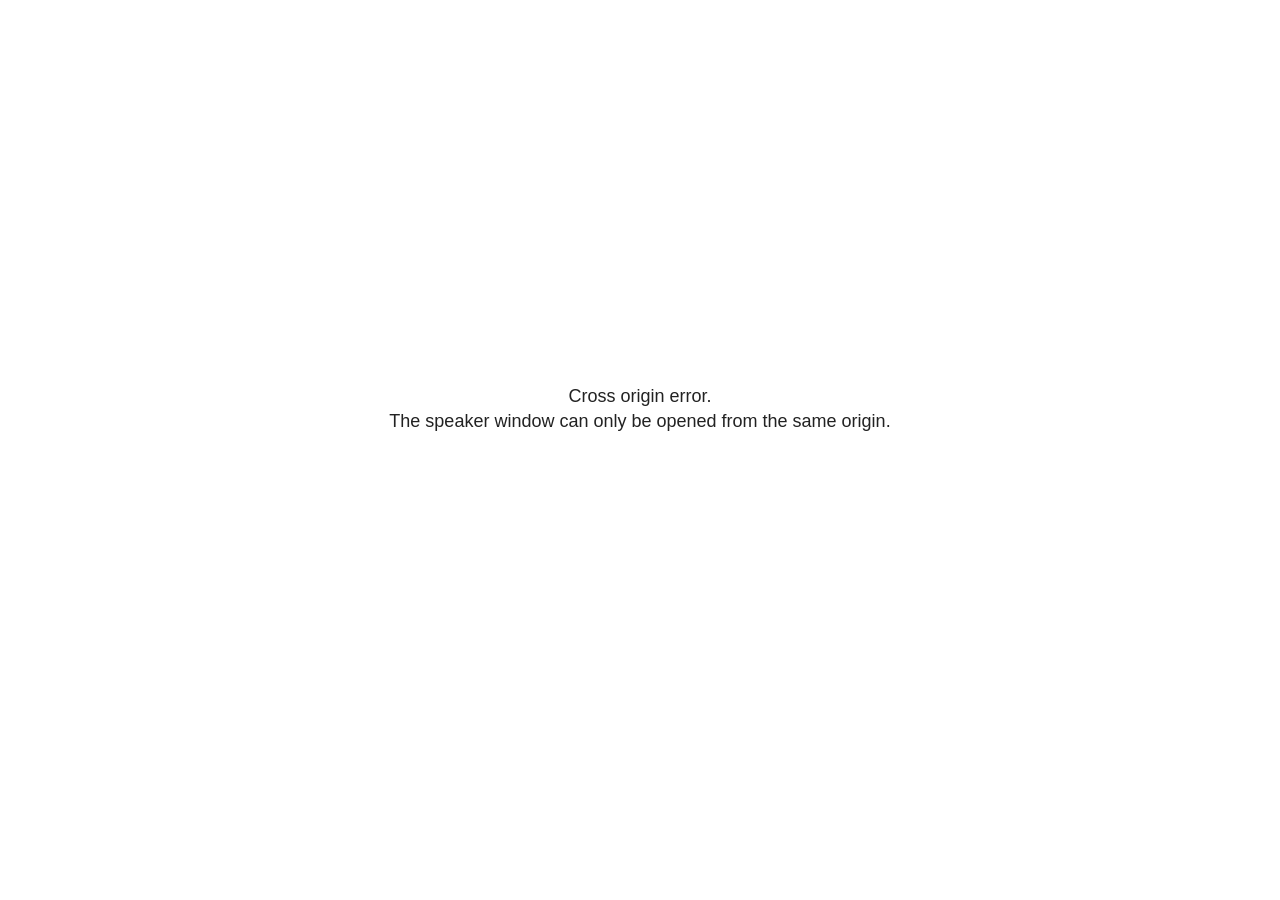
<file: 05-chapter/05-01/presentation/plugin/notes/speaker-view.html>
<!--
	NOTE: You need to build the notes plugin after making changes to this file.
-->
<html lang="en">
	<head>
		<meta charset="utf-8">

		<title>reveal.js - Speaker View</title>

		<style>
			body {
				font-family: Helvetica;
				font-size: 18px;
			}

			#current-slide,
			#upcoming-slide,
			#speaker-controls {
				padding: 6px;
				box-sizing: border-box;
				-moz-box-sizing: border-box;
			}

			#current-slide iframe,
			#upcoming-slide iframe {
				width: 100%;
				height: 100%;
				border: 1px solid #ddd;
			}

			#current-slide .label,
			#upcoming-slide .label {
				position: absolute;
				top: 10px;
				left: 10px;
				z-index: 2;
			}

			#connection-status {
				position: absolute;
				top: 0;
				left: 0;
				width: 100%;
				height: 100%;
				z-index: 20;
				padding: 30% 20% 20% 20%;
				font-size: 18px;
				color: #222;
				background: #fff;
				text-align: center;
				box-sizing: border-box;
				line-height: 1.4;
			}

			.overlay-element {
				height: 34px;
				line-height: 34px;
				padding: 0 10px;
				text-shadow: none;
				background: rgba( 220, 220, 220, 0.8 );
				color: #222;
				font-size: 14px;
			}

			.overlay-element.interactive:hover {
				background: rgba( 220, 220, 220, 1 );
			}

			#current-slide {
				position: absolute;
				width: 60%;
				height: 100%;
				top: 0;
				left: 0;
				padding-right: 0;
			}

			#upcoming-slide {
				position: absolute;
				width: 40%;
				height: 40%;
				right: 0;
				top: 0;
			}

			/* Speaker controls */
			#speaker-controls {
				position: absolute;
				top: 40%;
				right: 0;
				width: 40%;
				height: 60%;
				overflow: auto;
				font-size: 18px;
			}

				.speaker-controls-time.hidden,
				.speaker-controls-notes.hidden {
					display: none;
				}

				.speaker-controls-time .label,
				.speaker-controls-pace .label,
				.speaker-controls-notes .label {
					text-transform: uppercase;
					font-weight: normal;
					font-size: 0.66em;
					color: #666;
					margin: 0;
				}

				.speaker-controls-time, .speaker-controls-pace {
					border-bottom: 1px solid rgba( 200, 200, 200, 0.5 );
					margin-bottom: 10px;
					padding: 10px 16px;
					padding-bottom: 20px;
					cursor: pointer;
				}

				.speaker-controls-time .reset-button {
					opacity: 0;
					float: right;
					color: #666;
					text-decoration: none;
				}
				.speaker-controls-time:hover .reset-button {
					opacity: 1;
				}

				.speaker-controls-time .timer,
				.speaker-controls-time .clock {
					width: 50%;
				}

				.speaker-controls-time .timer,
				.speaker-controls-time .clock,
				.speaker-controls-time .pacing .hours-value,
				.speaker-controls-time .pacing .minutes-value,
				.speaker-controls-time .pacing .seconds-value {
					font-size: 1.9em;
				}

				.speaker-controls-time .timer {
					float: left;
				}

				.speaker-controls-time .clock {
					float: right;
					text-align: right;
				}

				.speaker-controls-time span.mute {
					opacity: 0.3;
				}

				.speaker-controls-time .pacing-title {
					margin-top: 5px;
				}

				.speaker-controls-time .pacing.ahead {
					color: blue;
				}

				.speaker-controls-time .pacing.on-track {
					color: green;
				}

				.speaker-controls-time .pacing.behind {
					color: red;
				}

				.speaker-controls-notes {
					padding: 10px 16px;
				}

				.speaker-controls-notes .value {
					margin-top: 5px;
					line-height: 1.4;
					font-size: 1.2em;
				}

			/* Layout selector */
			#speaker-layout {
				position: absolute;
				top: 10px;
				right: 10px;
				color: #222;
				z-index: 10;
			}
				#speaker-layout select {
					position: absolute;
					width: 100%;
					height: 100%;
					top: 0;
					left: 0;
					border: 0;
					box-shadow: 0;
					cursor: pointer;
					opacity: 0;

					font-size: 1em;
					background-color: transparent;

					-moz-appearance: none;
					-webkit-appearance: none;
					-webkit-tap-highlight-color: rgba(0, 0, 0, 0);
				}

				#speaker-layout select:focus {
					outline: none;
					box-shadow: none;
				}

			.clear {
				clear: both;
			}

			/* Speaker layout: Wide */
			body[data-speaker-layout="wide"] #current-slide,
			body[data-speaker-layout="wide"] #upcoming-slide {
				width: 50%;
				height: 45%;
				padding: 6px;
			}

			body[data-speaker-layout="wide"] #current-slide {
				top: 0;
				left: 0;
			}

			body[data-speaker-layout="wide"] #upcoming-slide {
				top: 0;
				left: 50%;
			}

			body[data-speaker-layout="wide"] #speaker-controls {
				top: 45%;
				left: 0;
				width: 100%;
				height: 50%;
				font-size: 1.25em;
			}

			/* Speaker layout: Tall */
			body[data-speaker-layout="tall"] #current-slide,
			body[data-speaker-layout="tall"] #upcoming-slide {
				width: 45%;
				height: 50%;
				padding: 6px;
			}

			body[data-speaker-layout="tall"] #current-slide {
				top: 0;
				left: 0;
			}

			body[data-speaker-layout="tall"] #upcoming-slide {
				top: 50%;
				left: 0;
			}

			body[data-speaker-layout="tall"] #speaker-controls {
				padding-top: 40px;
				top: 0;
				left: 45%;
				width: 55%;
				height: 100%;
				font-size: 1.25em;
			}

			/* Speaker layout: Notes only */
			body[data-speaker-layout="notes-only"] #current-slide,
			body[data-speaker-layout="notes-only"] #upcoming-slide {
				display: none;
			}

			body[data-speaker-layout="notes-only"] #speaker-controls {
				padding-top: 40px;
				top: 0;
				left: 0;
				width: 100%;
				height: 100%;
				font-size: 1.25em;
			}

			@media screen and (max-width: 1080px) {
				body[data-speaker-layout="default"] #speaker-controls {
					font-size: 16px;
				}
			}

			@media screen and (max-width: 900px) {
				body[data-speaker-layout="default"] #speaker-controls {
					font-size: 14px;
				}
			}

			@media screen and (max-width: 800px) {
				body[data-speaker-layout="default"] #speaker-controls {
					font-size: 12px;
				}
			}

		</style>
	</head>

	<body>

		<div id="connection-status">Loading speaker view...</div>

		<div id="current-slide"></div>
		<div id="upcoming-slide"><span class="overlay-element label">Upcoming</span></div>
		<div id="speaker-controls">
			<div class="speaker-controls-time">
				<h4 class="label">Time <span class="reset-button">Click to Reset</span></h4>
				<div class="clock">
					<span class="clock-value">0:00 AM</span>
				</div>
				<div class="timer">
					<span class="hours-value">00</span><span class="minutes-value">:00</span><span class="seconds-value">:00</span>
				</div>
				<div class="clear"></div>

				<h4 class="label pacing-title" style="display: none">Pacing – Time to finish current slide</h4>
				<div class="pacing" style="display: none">
					<span class="hours-value">00</span><span class="minutes-value">:00</span><span class="seconds-value">:00</span>
				</div>
			</div>

			<div class="speaker-controls-notes hidden">
				<h4 class="label">Notes</h4>
				<div class="value"></div>
			</div>
		</div>
		<div id="speaker-layout" class="overlay-element interactive">
			<span class="speaker-layout-label"></span>
			<select class="speaker-layout-dropdown"></select>
		</div>

		<script>

			(function() {

				var notes,
					notesValue,
					currentState,
					currentSlide,
					upcomingSlide,
					layoutLabel,
					layoutDropdown,
					pendingCalls = {},
					lastRevealApiCallId = 0,
					connected = false

				var connectionStatus = document.querySelector( '#connection-status' );

				var SPEAKER_LAYOUTS = {
					'default': 'Default',
					'wide': 'Wide',
					'tall': 'Tall',
					'notes-only': 'Notes only'
				};

				setupLayout();

				let openerOrigin;

				try {
					openerOrigin = window.opener.location.origin;
				}
				catch ( error ) { console.warn( error ) }

				// In order to prevent XSS, the speaker view will only run if its
				// opener has the same origin as itself
				if( window.location.origin !== openerOrigin ) {
					connectionStatus.innerHTML = 'Cross origin error.<br>The speaker window can only be opened from the same origin.';
					return;
				}

				var connectionTimeout = setTimeout( function() {
					connectionStatus.innerHTML = 'Error connecting to main window.<br>Please try closing and reopening the speaker view.';
				}, 5000 );

				window.addEventListener( 'message', function( event ) {

					// Validate the origin of all messages to avoid parsing messages
					// that aren't meant for us. Ignore when running off file:// so
					// that the speaker view continues to work without a web server.
					if( window.location.origin !== event.origin && window.location.origin !== 'file://' ) {
						return
					}

					clearTimeout( connectionTimeout );
					connectionStatus.style.display = 'none';

					var data = JSON.parse( event.data );

					// The overview mode is only useful to the reveal.js instance
					// where navigation occurs so we don't sync it
					if( data.state ) delete data.state.overview;

					// Messages sent by the notes plugin inside of the main window
					if( data && data.namespace === 'reveal-notes' ) {
						if( data.type === 'connect' ) {
							handleConnectMessage( data );
						}
						else if( data.type === 'state' ) {
							handleStateMessage( data );
						}
						else if( data.type === 'return' ) {
							pendingCalls[data.callId](data.result);
							delete pendingCalls[data.callId];
						}
					}
					// Messages sent by the reveal.js inside of the current slide preview
					else if( data && data.namespace === 'reveal' ) {
						const supportedEvents = [
							'slidechanged',
							'fragmentshown',
							'fragmenthidden',
							'paused',
							'resumed',
							'previewiframe',
							'previewimage',
							'previewvideo',
							'closeoverlay'
						];

						if( /ready/.test( data.eventName ) ) {
							// Send a message back to notify that the handshake is complete
							window.opener.postMessage( JSON.stringify({ namespace: 'reveal-notes', type: 'connected'} ), '*' );
						}
						else if( supportedEvents.includes( data.eventName ) && currentState !== JSON.stringify( data.state ) ) {
							dispatchStateToMainWindow( data.state );
						}
					}

				} );

				/**
				 * Updates the presentation in the main window to match the state
				 * of the presentation in the notes window.
				 */
				const dispatchStateToMainWindow = debounce(( state ) => {
					window.opener.postMessage( JSON.stringify({ method: 'setState', args: [ state ]} ), '*' );
				}, 500);

				/**
				 * Asynchronously calls the Reveal.js API of the main frame.
				 */
				function callRevealApi( methodName, methodArguments, callback ) {

					var callId = ++lastRevealApiCallId;
					pendingCalls[callId] = callback;
					window.opener.postMessage( JSON.stringify( {
						namespace: 'reveal-notes',
						type: 'call',
						callId: callId,
						methodName: methodName,
						arguments: methodArguments
					} ), '*' );

				}

				/**
				 * Called when the main window is trying to establish a
				 * connection.
				 */
				function handleConnectMessage( data ) {

					if( connected === false ) {
						connected = true;

						setupIframes( data );
						setupKeyboard();
						setupNotes();
						setupTimer();
						setupHeartbeat();
					}

				}

				/**
				 * Called when the main window sends an updated state.
				 */
				function handleStateMessage( data ) {

					// Store the most recently set state to avoid circular loops
					// applying the same state
					currentState = JSON.stringify( data.state );

					// No need for updating the notes in case of fragment changes
					if ( data.notes ) {
						notes.classList.remove( 'hidden' );
						notesValue.style.whiteSpace = data.whitespace;
						if( data.markdown ) {
							notesValue.innerHTML = marked( data.notes );
						}
						else {
							notesValue.innerHTML = data.notes;
						}
					}
					else {
						notes.classList.add( 'hidden' );
					}

					// Don't show lightboxes in the upcoming slide
					const { previewVideo, previewImage, previewIframe, ...upcomingState } = data.state;

					// Update the note slides
					currentSlide.contentWindow.postMessage( JSON.stringify({ method: 'setState', args: [ data.state ] }), '*' );
					upcomingSlide.contentWindow.postMessage( JSON.stringify({ method: 'setState', args: [ upcomingState ] }), '*' );
					upcomingSlide.contentWindow.postMessage( JSON.stringify({ method: 'next' }), '*' );

				}

				// Limit to max one state update per X ms
				handleStateMessage = debounce( handleStateMessage, 200 );

				/**
				 * Forward keyboard events to the current slide window.
				 * This enables keyboard events to work even if focus
				 * isn't set on the current slide iframe.
				 *
				 * Block F5 default handling, it reloads and disconnects
				 * the speaker notes window.
				 */
				function setupKeyboard() {

					document.addEventListener( 'keydown', function( event ) {
						if( event.keyCode === 116 || ( event.metaKey && event.keyCode === 82 ) ) {
							event.preventDefault();
							return false;
						}
						currentSlide.contentWindow.postMessage( JSON.stringify({ method: 'triggerKey', args: [ event.keyCode ] }), '*' );
					} );

				}

				/**
				 * Creates the preview iframes.
				 */
				function setupIframes( data ) {

					var params = [
						'receiver',
						'progress=false',
						'history=false',
						'transition=none',
						'autoSlide=0',
						'backgroundTransition=none'
					].join( '&' );

					var urlSeparator = /\?/.test(data.url) ? '&' : '?';
					var hash = '#/' + data.state.indexh + '/' + data.state.indexv;
					var currentURL = data.url + urlSeparator + params + '&scrollActivationWidth=false&postMessageEvents=true' + hash;
					var upcomingURL = data.url + urlSeparator + params + '&scrollActivationWidth=false&controls=false' + hash;

					currentSlide = document.createElement( 'iframe' );
					currentSlide.setAttribute( 'width', 1280 );
					currentSlide.setAttribute( 'height', 1024 );
					currentSlide.setAttribute( 'src', currentURL );
					document.querySelector( '#current-slide' ).appendChild( currentSlide );

					upcomingSlide = document.createElement( 'iframe' );
					upcomingSlide.setAttribute( 'width', 640 );
					upcomingSlide.setAttribute( 'height', 512 );
					upcomingSlide.setAttribute( 'src', upcomingURL );
					document.querySelector( '#upcoming-slide' ).appendChild( upcomingSlide );

				}

				/**
				 * Setup the notes UI.
				 */
				function setupNotes() {

					notes = document.querySelector( '.speaker-controls-notes' );
					notesValue = document.querySelector( '.speaker-controls-notes .value' );

				}

				/**
				 * We send out a heartbeat at all times to ensure we can
				 * reconnect with the main presentation window after reloads.
				 */
				function setupHeartbeat() {

					setInterval( () => {
						window.opener.postMessage( JSON.stringify({ namespace: 'reveal-notes', type: 'heartbeat'} ), '*' );
					}, 1000 );

				}

				function getTimings( callback ) {

					callRevealApi( 'getSlidesAttributes', [], function ( slideAttributes ) {
						callRevealApi( 'getConfig', [], function ( config ) {
							var totalTime = config.totalTime;
							var minTimePerSlide = config.minimumTimePerSlide || 0;
							var defaultTiming = config.defaultTiming;
							if ((defaultTiming == null) && (totalTime == null)) {
								callback(null);
								return;
							}
							// Setting totalTime overrides defaultTiming
							if (totalTime) {
								defaultTiming = 0;
							}
							var timings = [];
							for ( var i in slideAttributes ) {
								var slide = slideAttributes[ i ];
								var timing = defaultTiming;
								if( slide.hasOwnProperty( 'data-timing' )) {
									var t = slide[ 'data-timing' ];
									timing = parseInt(t);
									if( isNaN(timing) ) {
										console.warn("Could not parse timing '" + t + "' of slide " + i + "; using default of " + defaultTiming);
										timing = defaultTiming;
									}
								}
								timings.push(timing);
							}
							if ( totalTime ) {
								// After we've allocated time to individual slides, we summarize it and
								// subtract it from the total time
								var remainingTime = totalTime - timings.reduce( function(a, b) { return a + b; }, 0 );
								// The remaining time is divided by the number of slides that have 0 seconds
								// allocated at the moment, giving the average time-per-slide on the remaining slides
								var remainingSlides = (timings.filter( function(x) { return x == 0 }) ).length
								var timePerSlide = Math.round( remainingTime / remainingSlides, 0 )
								// And now we replace every zero-value timing with that average
								timings = timings.map( function(x) { return (x==0 ? timePerSlide : x) } );
							}
							var slidesUnderMinimum = timings.filter( function(x) { return (x < minTimePerSlide) } ).length
							if ( slidesUnderMinimum ) {
								message = "The pacing time for " + slidesUnderMinimum + " slide(s) is under the configured minimum of " + minTimePerSlide + " seconds. Check the data-timing attribute on individual slides, or consider increasing the totalTime or minimumTimePerSlide configuration options (or removing some slides).";
								alert(message);
							}
							callback( timings );
						} );
					} );

				}

				/**
				 * Return the number of seconds allocated for presenting
				 * all slides up to and including this one.
				 */
				function getTimeAllocated( timings, callback ) {

					callRevealApi( 'getSlidePastCount', [], function ( currentSlide ) {
						var allocated = 0;
						for (var i in timings.slice(0, currentSlide + 1)) {
							allocated += timings[i];
						}
						callback( allocated );
					} );

				}

				/**
				 * Create the timer and clock and start updating them
				 * at an interval.
				 */
				function setupTimer() {

					var start = new Date(),
					timeEl = document.querySelector( '.speaker-controls-time' ),
					clockEl = timeEl.querySelector( '.clock-value' ),
					hoursEl = timeEl.querySelector( '.hours-value' ),
					minutesEl = timeEl.querySelector( '.minutes-value' ),
					secondsEl = timeEl.querySelector( '.seconds-value' ),
					pacingTitleEl = timeEl.querySelector( '.pacing-title' ),
					pacingEl = timeEl.querySelector( '.pacing' ),
					pacingHoursEl = pacingEl.querySelector( '.hours-value' ),
					pacingMinutesEl = pacingEl.querySelector( '.minutes-value' ),
					pacingSecondsEl = pacingEl.querySelector( '.seconds-value' );

					var timings = null;
					getTimings( function ( _timings ) {

						timings = _timings;
						if (_timings !== null) {
							pacingTitleEl.style.removeProperty('display');
							pacingEl.style.removeProperty('display');
						}

						// Update once directly
						_updateTimer();

						// Then update every second
						setInterval( _updateTimer, 1000 );

					} );


					function _resetTimer() {

						if (timings == null) {
							start = new Date();
							_updateTimer();
						}
						else {
							// Reset timer to beginning of current slide
							getTimeAllocated( timings, function ( slideEndTimingSeconds ) {
								var slideEndTiming = slideEndTimingSeconds * 1000;
								callRevealApi( 'getSlidePastCount', [], function ( currentSlide ) {
									var currentSlideTiming = timings[currentSlide] * 1000;
									var previousSlidesTiming = slideEndTiming - currentSlideTiming;
									var now = new Date();
									start = new Date(now.getTime() - previousSlidesTiming);
									_updateTimer();
								} );
							} );
						}

					}

					timeEl.addEventListener( 'click', function() {
						_resetTimer();
						return false;
					} );

					function _displayTime( hrEl, minEl, secEl, time) {

						var sign = Math.sign(time) == -1 ? "-" : "";
						time = Math.abs(Math.round(time / 1000));
						var seconds = time % 60;
						var minutes = Math.floor( time / 60 ) % 60 ;
						var hours = Math.floor( time / ( 60 * 60 )) ;
						hrEl.innerHTML = sign + zeroPadInteger( hours );
						if (hours == 0) {
							hrEl.classList.add( 'mute' );
						}
						else {
							hrEl.classList.remove( 'mute' );
						}
						minEl.innerHTML = ':' + zeroPadInteger( minutes );
						if (hours == 0 && minutes == 0) {
							minEl.classList.add( 'mute' );
						}
						else {
							minEl.classList.remove( 'mute' );
						}
						secEl.innerHTML = ':' + zeroPadInteger( seconds );
					}

					function _updateTimer() {

						var diff, hours, minutes, seconds,
						now = new Date();

						diff = now.getTime() - start.getTime();

						clockEl.innerHTML = now.toLocaleTimeString( 'en-US', { hour12: true, hour: '2-digit', minute:'2-digit' } );
						_displayTime( hoursEl, minutesEl, secondsEl, diff );
						if (timings !== null) {
							_updatePacing(diff);
						}

					}

					function _updatePacing(diff) {

						getTimeAllocated( timings, function ( slideEndTimingSeconds ) {
							var slideEndTiming = slideEndTimingSeconds * 1000;

							callRevealApi( 'getSlidePastCount', [], function ( currentSlide ) {
								var currentSlideTiming = timings[currentSlide] * 1000;
								var timeLeftCurrentSlide = slideEndTiming - diff;
								if (timeLeftCurrentSlide < 0) {
									pacingEl.className = 'pacing behind';
								}
								else if (timeLeftCurrentSlide < currentSlideTiming) {
									pacingEl.className = 'pacing on-track';
								}
								else {
									pacingEl.className = 'pacing ahead';
								}
								_displayTime( pacingHoursEl, pacingMinutesEl, pacingSecondsEl, timeLeftCurrentSlide );
							} );
						} );
					}

				}

				/**
				 * Sets up the speaker view layout and layout selector.
				 */
				function setupLayout() {

					layoutDropdown = document.querySelector( '.speaker-layout-dropdown' );
					layoutLabel = document.querySelector( '.speaker-layout-label' );

					// Render the list of available layouts
					for( var id in SPEAKER_LAYOUTS ) {
						var option = document.createElement( 'option' );
						option.setAttribute( 'value', id );
						option.textContent = SPEAKER_LAYOUTS[ id ];
						layoutDropdown.appendChild( option );
					}

					// Monitor the dropdown for changes
					layoutDropdown.addEventListener( 'change', function( event ) {

						setLayout( layoutDropdown.value );

					}, false );

					// Restore any currently persisted layout
					setLayout( getLayout() );

				}

				/**
				 * Sets a new speaker view layout. The layout is persisted
				 * in local storage.
				 */
				function setLayout( value ) {

					var title = SPEAKER_LAYOUTS[ value ];

					layoutLabel.innerHTML = 'Layout' + ( title ? ( ': ' + title ) : '' );
					layoutDropdown.value = value;

					document.body.setAttribute( 'data-speaker-layout', value );

					// Persist locally
					if( supportsLocalStorage() ) {
						window.localStorage.setItem( 'reveal-speaker-layout', value );
					}

				}

				/**
				 * Returns the ID of the most recently set speaker layout
				 * or our default layout if none has been set.
				 */
				function getLayout() {

					if( supportsLocalStorage() ) {
						var layout = window.localStorage.getItem( 'reveal-speaker-layout' );
						if( layout ) {
							return layout;
						}
					}

					// Default to the first record in the layouts hash
					for( var id in SPEAKER_LAYOUTS ) {
						return id;
					}

				}

				function supportsLocalStorage() {

					try {
						localStorage.setItem('test', 'test');
						localStorage.removeItem('test');
						return true;
					}
					catch( e ) {
						return false;
					}

				}

				function zeroPadInteger( num ) {

					var str = '00' + parseInt( num );
					return str.substring( str.length - 2 );

				}

				/**
				 * Limits the frequency at which a function can be called.
				 */
				function debounce( fn, ms ) {

					var lastTime = 0,
						timeout;

					return function() {

						var args = arguments;
						var context = this;

						clearTimeout( timeout );

						var timeSinceLastCall = Date.now() - lastTime;
						if( timeSinceLastCall > ms ) {
							fn.apply( context, args );
							lastTime = Date.now();
						}
						else {
							timeout = setTimeout( function() {
								fn.apply( context, args );
								lastTime = Date.now();
							}, ms - timeSinceLastCall );
						}

					}

				}

			})();

		</script>
	</body>
</html>
</file>
<file: 05-chapter/05-01/presentation/dist/reveal.css>
/**
 * reveal.js 5.2.0
 * https://revealjs.com
 * MIT licensed
 *
 * Copyright (C) 2011-2024 Hakim El Hattab, https://hakim.se
 */

.reveal .r-stretch,.reveal .stretch{max-width:none;max-height:none}.reveal pre.r-stretch code,.reveal pre.stretch code{height:100%;max-height:100%;box-sizing:border-box}.reveal .r-fit-text{display:inline-block;white-space:nowrap}.reveal .r-stack{display:grid;grid-template-rows:100%}.reveal .r-stack>*{grid-area:1/1;margin:auto}.reveal .r-hstack,.reveal .r-vstack{display:flex}.reveal .r-hstack img,.reveal .r-hstack video,.reveal .r-vstack img,.reveal .r-vstack video{min-width:0;min-height:0;object-fit:contain}.reveal .r-vstack{flex-direction:column;align-items:center;justify-content:center}.reveal .r-hstack{flex-direction:row;align-items:center;justify-content:center}.reveal .items-stretch{align-items:stretch}.reveal .items-start{align-items:flex-start}.reveal .items-center{align-items:center}.reveal .items-end{align-items:flex-end}.reveal .justify-between{justify-content:space-between}.reveal .justify-around{justify-content:space-around}.reveal .justify-start{justify-content:flex-start}.reveal .justify-center{justify-content:center}.reveal .justify-end{justify-content:flex-end}html.reveal-full-page{width:100%;height:100%;height:100vh;height:calc(var(--vh,1vh) * 100);height:100dvh;overflow:hidden}.reveal-viewport{height:100%;overflow:hidden;position:relative;line-height:1;margin:0;background-color:#fff;color:#000;--r-controls-spacing:12px;--r-overlay-header-height:40px;--r-overlay-margin:0px;--r-overlay-padding:6px;--r-overlay-gap:5px}@media screen and (max-width:1024px),(max-height:768px){.reveal-viewport{--r-overlay-header-height:26px}}.reveal-viewport:fullscreen{top:0!important;left:0!important;width:100%!important;height:100%!important;transform:none!important}.reveal .fragment{transition:all .2s ease}.reveal .fragment:not(.custom){opacity:0;visibility:hidden;will-change:opacity}.reveal .fragment.visible{opacity:1;visibility:inherit}.reveal .fragment.disabled{transition:none}.reveal .fragment.grow{opacity:1;visibility:inherit}.reveal .fragment.grow.visible{transform:scale(1.3)}.reveal .fragment.shrink{opacity:1;visibility:inherit}.reveal .fragment.shrink.visible{transform:scale(.7)}.reveal .fragment.zoom-in{transform:scale(.1)}.reveal .fragment.zoom-in.visible{transform:none}.reveal .fragment.fade-out{opacity:1;visibility:inherit}.reveal .fragment.fade-out.visible{opacity:0;visibility:hidden}.reveal .fragment.semi-fade-out{opacity:1;visibility:inherit}.reveal .fragment.semi-fade-out.visible{opacity:.5;visibility:inherit}.reveal .fragment.strike{opacity:1;visibility:inherit}.reveal .fragment.strike.visible{text-decoration:line-through}.reveal .fragment.fade-up{transform:translate(0,40px)}.reveal .fragment.fade-up.visible{transform:translate(0,0)}.reveal .fragment.fade-down{transform:translate(0,-40px)}.reveal .fragment.fade-down.visible{transform:translate(0,0)}.reveal .fragment.fade-right{transform:translate(-40px,0)}.reveal .fragment.fade-right.visible{transform:translate(0,0)}.reveal .fragment.fade-left{transform:translate(40px,0)}.reveal .fragment.fade-left.visible{transform:translate(0,0)}.reveal .fragment.current-visible,.reveal .fragment.fade-in-then-out{opacity:0;visibility:hidden}.reveal .fragment.current-visible.current-fragment,.reveal .fragment.fade-in-then-out.current-fragment{opacity:1;visibility:inherit}.reveal .fragment.fade-in-then-semi-out{opacity:0;visibility:hidden}.reveal .fragment.fade-in-then-semi-out.visible{opacity:.5;visibility:inherit}.reveal .fragment.fade-in-then-semi-out.current-fragment{opacity:1;visibility:inherit}.reveal .fragment.highlight-blue,.reveal .fragment.highlight-current-blue,.reveal .fragment.highlight-current-green,.reveal .fragment.highlight-current-red,.reveal .fragment.highlight-green,.reveal .fragment.highlight-red{opacity:1;visibility:inherit}.reveal .fragment.highlight-red.visible{color:#ff2c2d}.reveal .fragment.highlight-green.visible{color:#17ff2e}.reveal .fragment.highlight-blue.visible{color:#1b91ff}.reveal .fragment.highlight-current-red.current-fragment{color:#ff2c2d}.reveal .fragment.highlight-current-green.current-fragment{color:#17ff2e}.reveal .fragment.highlight-current-blue.current-fragment{color:#1b91ff}.reveal:after{content:"";font-style:italic}.reveal iframe{z-index:1}.reveal a{position:relative}@keyframes bounce-right{0%,10%,25%,40%,50%{transform:translateX(0)}20%{transform:translateX(10px)}30%{transform:translateX(-5px)}}@keyframes bounce-left{0%,10%,25%,40%,50%{transform:translateX(0)}20%{transform:translateX(-10px)}30%{transform:translateX(5px)}}@keyframes bounce-down{0%,10%,25%,40%,50%{transform:translateY(0)}20%{transform:translateY(10px)}30%{transform:translateY(-5px)}}.reveal .controls{display:none;position:absolute;top:auto;bottom:var(--r-controls-spacing);right:var(--r-controls-spacing);left:auto;z-index:11;color:#000;pointer-events:none;font-size:10px}.reveal .controls button{position:absolute;padding:0;background-color:transparent;border:0;outline:0;cursor:pointer;color:currentColor;transform:scale(.9999);transition:color .2s ease,opacity .2s ease,transform .2s ease;z-index:2;pointer-events:auto;font-size:inherit;visibility:hidden;opacity:0;-webkit-appearance:none;-webkit-tap-highlight-color:transparent}.reveal .controls .controls-arrow:after,.reveal .controls .controls-arrow:before{content:"";position:absolute;top:0;left:0;width:2.6em;height:.5em;border-radius:.25em;background-color:currentColor;transition:all .15s ease,background-color .8s ease;transform-origin:.2em 50%;will-change:transform}.reveal .controls .controls-arrow{position:relative;width:3.6em;height:3.6em}.reveal .controls .controls-arrow:before{transform:translateX(.5em) translateY(1.55em) rotate(45deg)}.reveal .controls .controls-arrow:after{transform:translateX(.5em) translateY(1.55em) rotate(-45deg)}.reveal .controls .controls-arrow:hover:before{transform:translateX(.5em) translateY(1.55em) rotate(40deg)}.reveal .controls .controls-arrow:hover:after{transform:translateX(.5em) translateY(1.55em) rotate(-40deg)}.reveal .controls .controls-arrow:active:before{transform:translateX(.5em) translateY(1.55em) rotate(36deg)}.reveal .controls .controls-arrow:active:after{transform:translateX(.5em) translateY(1.55em) rotate(-36deg)}.reveal .controls .navigate-left{right:6.4em;bottom:3.2em;transform:translateX(-10px)}.reveal .controls .navigate-left.highlight{animation:bounce-left 2s 50 both ease-out}.reveal .controls .navigate-right{right:0;bottom:3.2em;transform:translateX(10px)}.reveal .controls .navigate-right .controls-arrow{transform:rotate(180deg)}.reveal .controls .navigate-right.highlight{animation:bounce-right 2s 50 both ease-out}.reveal .controls .navigate-up{right:3.2em;bottom:6.4em;transform:translateY(-10px)}.reveal .controls .navigate-up .controls-arrow{transform:rotate(90deg)}.reveal .controls .navigate-down{right:3.2em;bottom:-1.4em;padding-bottom:1.4em;transform:translateY(10px)}.reveal .controls .navigate-down .controls-arrow{transform:rotate(-90deg)}.reveal .controls .navigate-down.highlight{animation:bounce-down 2s 50 both ease-out}.reveal .controls[data-controls-back-arrows=faded] .navigate-up.enabled{opacity:.3}.reveal .controls[data-controls-back-arrows=faded] .navigate-up.enabled:hover{opacity:1}.reveal .controls[data-controls-back-arrows=hidden] .navigate-up.enabled{opacity:0;visibility:hidden}.reveal .controls .enabled{visibility:visible;opacity:.9;cursor:pointer;transform:none}.reveal .controls .enabled.fragmented{opacity:.5}.reveal .controls .enabled.fragmented:hover,.reveal .controls .enabled:hover{opacity:1}.reveal:not(.rtl) .controls[data-controls-back-arrows=faded] .navigate-left.enabled{opacity:.3}.reveal:not(.rtl) .controls[data-controls-back-arrows=faded] .navigate-left.enabled:hover{opacity:1}.reveal:not(.rtl) .controls[data-controls-back-arrows=hidden] .navigate-left.enabled{opacity:0;visibility:hidden}.reveal.rtl .controls[data-controls-back-arrows=faded] .navigate-right.enabled{opacity:.3}.reveal.rtl .controls[data-controls-back-arrows=faded] .navigate-right.enabled:hover{opacity:1}.reveal.rtl .controls[data-controls-back-arrows=hidden] .navigate-right.enabled{opacity:0;visibility:hidden}.reveal[data-navigation-mode=linear].has-horizontal-slides .navigate-down,.reveal[data-navigation-mode=linear].has-horizontal-slides .navigate-up{display:none}.reveal:not(.has-vertical-slides) .controls .navigate-left,.reveal[data-navigation-mode=linear].has-horizontal-slides .navigate-left{bottom:1.4em;right:5.5em}.reveal:not(.has-vertical-slides) .controls .navigate-right,.reveal[data-navigation-mode=linear].has-horizontal-slides .navigate-right{bottom:1.4em;right:.5em}.reveal:not(.has-horizontal-slides) .controls .navigate-up{right:1.4em;bottom:5em}.reveal:not(.has-horizontal-slides) .controls .navigate-down{right:1.4em;bottom:.5em}.reveal.has-dark-background .controls{color:#fff}.reveal.has-light-background .controls{color:#000}.reveal.no-hover .controls .controls-arrow:active:before,.reveal.no-hover .controls .controls-arrow:hover:before{transform:translateX(.5em) translateY(1.55em) rotate(45deg)}.reveal.no-hover .controls .controls-arrow:active:after,.reveal.no-hover .controls .controls-arrow:hover:after{transform:translateX(.5em) translateY(1.55em) rotate(-45deg)}@media screen and (min-width:500px){.reveal-viewport{--r-controls-spacing:0.8em}.reveal .controls[data-controls-layout=edges]{top:0;right:0;bottom:0;left:0}.reveal .controls[data-controls-layout=edges] .navigate-down,.reveal .controls[data-controls-layout=edges] .navigate-left,.reveal .controls[data-controls-layout=edges] .navigate-right,.reveal .controls[data-controls-layout=edges] .navigate-up{bottom:auto;right:auto}.reveal .controls[data-controls-layout=edges] .navigate-left{top:50%;left:var(--r-controls-spacing);margin-top:-1.8em}.reveal .controls[data-controls-layout=edges] .navigate-right{top:50%;right:var(--r-controls-spacing);margin-top:-1.8em}.reveal .controls[data-controls-layout=edges] .navigate-up{top:var(--r-controls-spacing);left:50%;margin-left:-1.8em}.reveal .controls[data-controls-layout=edges] .navigate-down{bottom:calc(var(--r-controls-spacing) - 1.4em + .3em);left:50%;margin-left:-1.8em}}.reveal .progress{position:absolute;display:none;height:3px;width:100%;bottom:0;left:0;z-index:10;background-color:rgba(0,0,0,.2);color:#fff}.reveal .progress:after{content:"";display:block;position:absolute;height:10px;width:100%;top:-10px}.reveal .progress span{display:block;height:100%;width:100%;background-color:currentColor;transition:transform .8s cubic-bezier(.26,.86,.44,.985);transform-origin:0 0;transform:scaleX(0)}.reveal .slide-number{position:absolute;display:block;right:8px;bottom:8px;z-index:31;font-family:Helvetica,sans-serif;font-size:12px;line-height:1;color:#fff;background-color:rgba(0,0,0,.4);padding:5px}.reveal .slide-number a{color:currentColor}.reveal .slide-number-delimiter{margin:0 3px}.reveal{position:relative;width:100%;height:100%;overflow:hidden;touch-action:pinch-zoom}.reveal.embedded{touch-action:pan-y}.reveal.embedded.is-vertical-slide{touch-action:none}.reveal .slides{position:absolute;width:100%;height:100%;top:0;right:0;bottom:0;left:0;margin:auto;pointer-events:none;overflow:visible;z-index:1;text-align:center;perspective:600px;perspective-origin:50% 40%}.reveal .slides>section{perspective:600px}.reveal .slides>section,.reveal .slides>section>section{display:none;position:absolute;width:100%;pointer-events:auto;z-index:10;transform-style:flat;transition:transform-origin .8s cubic-bezier(.26,.86,.44,.985),transform .8s cubic-bezier(.26,.86,.44,.985),visibility .8s cubic-bezier(.26,.86,.44,.985),opacity .8s cubic-bezier(.26,.86,.44,.985)}.reveal[data-transition-speed=fast] .slides section{transition-duration:.4s}.reveal[data-transition-speed=slow] .slides section{transition-duration:1.2s}.reveal .slides section[data-transition-speed=fast]{transition-duration:.4s}.reveal .slides section[data-transition-speed=slow]{transition-duration:1.2s}.reveal .slides>section.stack{padding-top:0;padding-bottom:0;pointer-events:none;height:100%}.reveal .slides>section.present,.reveal .slides>section>section.present{display:block;z-index:11;opacity:1}.reveal .slides>section:empty,.reveal .slides>section>section:empty,.reveal .slides>section>section[data-background-interactive],.reveal .slides>section[data-background-interactive]{pointer-events:none}.reveal.center,.reveal.center .slides,.reveal.center .slides section{min-height:0!important}.reveal .slides>section:not(.present),.reveal .slides>section>section:not(.present){pointer-events:none}.reveal.overview .slides>section,.reveal.overview .slides>section>section{pointer-events:auto}.reveal .slides>section.future,.reveal .slides>section.future>section,.reveal .slides>section.past,.reveal .slides>section.past>section,.reveal .slides>section>section.future,.reveal .slides>section>section.past{opacity:0}.reveal .slides>section[data-transition=slide].past,.reveal .slides>section[data-transition~=slide-out].past,.reveal.slide .slides>section:not([data-transition]).past{transform:translate(-150%,0)}.reveal .slides>section[data-transition=slide].future,.reveal .slides>section[data-transition~=slide-in].future,.reveal.slide .slides>section:not([data-transition]).future{transform:translate(150%,0)}.reveal .slides>section>section[data-transition=slide].past,.reveal .slides>section>section[data-transition~=slide-out].past,.reveal.slide .slides>section>section:not([data-transition]).past{transform:translate(0,-150%)}.reveal .slides>section>section[data-transition=slide].future,.reveal .slides>section>section[data-transition~=slide-in].future,.reveal.slide .slides>section>section:not([data-transition]).future{transform:translate(0,150%)}.reveal .slides>section[data-transition=linear].past,.reveal .slides>section[data-transition~=linear-out].past,.reveal.linear .slides>section:not([data-transition]).past{transform:translate(-150%,0)}.reveal .slides>section[data-transition=linear].future,.reveal .slides>section[data-transition~=linear-in].future,.reveal.linear .slides>section:not([data-transition]).future{transform:translate(150%,0)}.reveal .slides>section>section[data-transition=linear].past,.reveal .slides>section>section[data-transition~=linear-out].past,.reveal.linear .slides>section>section:not([data-transition]).past{transform:translate(0,-150%)}.reveal .slides>section>section[data-transition=linear].future,.reveal .slides>section>section[data-transition~=linear-in].future,.reveal.linear .slides>section>section:not([data-transition]).future{transform:translate(0,150%)}.reveal .slides section[data-transition=default].stack,.reveal.default .slides section.stack{transform-style:preserve-3d}.reveal .slides>section[data-transition=default].past,.reveal .slides>section[data-transition~=default-out].past,.reveal.default .slides>section:not([data-transition]).past{transform:translate3d(-100%,0,0) rotateY(-90deg) translate3d(-100%,0,0)}.reveal .slides>section[data-transition=default].future,.reveal .slides>section[data-transition~=default-in].future,.reveal.default .slides>section:not([data-transition]).future{transform:translate3d(100%,0,0) rotateY(90deg) translate3d(100%,0,0)}.reveal .slides>section>section[data-transition=default].past,.reveal .slides>section>section[data-transition~=default-out].past,.reveal.default .slides>section>section:not([data-transition]).past{transform:translate3d(0,-300px,0) rotateX(70deg) translate3d(0,-300px,0)}.reveal .slides>section>section[data-transition=default].future,.reveal .slides>section>section[data-transition~=default-in].future,.reveal.default .slides>section>section:not([data-transition]).future{transform:translate3d(0,300px,0) rotateX(-70deg) translate3d(0,300px,0)}.reveal .slides section[data-transition=convex].stack,.reveal.convex .slides section.stack{transform-style:preserve-3d}.reveal .slides>section[data-transition=convex].past,.reveal .slides>section[data-transition~=convex-out].past,.reveal.convex .slides>section:not([data-transition]).past{transform:translate3d(-100%,0,0) rotateY(-90deg) translate3d(-100%,0,0)}.reveal .slides>section[data-transition=convex].future,.reveal .slides>section[data-transition~=convex-in].future,.reveal.convex .slides>section:not([data-transition]).future{transform:translate3d(100%,0,0) rotateY(90deg) translate3d(100%,0,0)}.reveal .slides>section>section[data-transition=convex].past,.reveal .slides>section>section[data-transition~=convex-out].past,.reveal.convex .slides>section>section:not([data-transition]).past{transform:translate3d(0,-300px,0) rotateX(70deg) translate3d(0,-300px,0)}.reveal .slides>section>section[data-transition=convex].future,.reveal .slides>section>section[data-transition~=convex-in].future,.reveal.convex .slides>section>section:not([data-transition]).future{transform:translate3d(0,300px,0) rotateX(-70deg) translate3d(0,300px,0)}.reveal .slides section[data-transition=concave].stack,.reveal.concave .slides section.stack{transform-style:preserve-3d}.reveal .slides>section[data-transition=concave].past,.reveal .slides>section[data-transition~=concave-out].past,.reveal.concave .slides>section:not([data-transition]).past{transform:translate3d(-100%,0,0) rotateY(90deg) translate3d(-100%,0,0)}.reveal .slides>section[data-transition=concave].future,.reveal .slides>section[data-transition~=concave-in].future,.reveal.concave .slides>section:not([data-transition]).future{transform:translate3d(100%,0,0) rotateY(-90deg) translate3d(100%,0,0)}.reveal .slides>section>section[data-transition=concave].past,.reveal .slides>section>section[data-transition~=concave-out].past,.reveal.concave .slides>section>section:not([data-transition]).past{transform:translate3d(0,-80%,0) rotateX(-70deg) translate3d(0,-80%,0)}.reveal .slides>section>section[data-transition=concave].future,.reveal .slides>section>section[data-transition~=concave-in].future,.reveal.concave .slides>section>section:not([data-transition]).future{transform:translate3d(0,80%,0) rotateX(70deg) translate3d(0,80%,0)}.reveal .slides section[data-transition=zoom],.reveal.zoom .slides section:not([data-transition]){transition-timing-function:ease}.reveal .slides>section[data-transition=zoom].past,.reveal .slides>section[data-transition~=zoom-out].past,.reveal.zoom .slides>section:not([data-transition]).past{visibility:hidden;transform:scale(16)}.reveal .slides>section[data-transition=zoom].future,.reveal .slides>section[data-transition~=zoom-in].future,.reveal.zoom .slides>section:not([data-transition]).future{visibility:hidden;transform:scale(.2)}.reveal .slides>section>section[data-transition=zoom].past,.reveal .slides>section>section[data-transition~=zoom-out].past,.reveal.zoom .slides>section>section:not([data-transition]).past{transform:scale(16)}.reveal .slides>section>section[data-transition=zoom].future,.reveal .slides>section>section[data-transition~=zoom-in].future,.reveal.zoom .slides>section>section:not([data-transition]).future{transform:scale(.2)}.reveal.cube .slides{perspective:1300px}.reveal.cube .slides section{padding:30px;min-height:700px;backface-visibility:hidden;box-sizing:border-box;transform-style:preserve-3d}.reveal.center.cube .slides section{min-height:0}.reveal.cube .slides section:not(.stack):before{content:"";position:absolute;display:block;width:100%;height:100%;left:0;top:0;background:rgba(0,0,0,.1);border-radius:4px;transform:translateZ(-20px)}.reveal.cube .slides section:not(.stack):after{content:"";position:absolute;display:block;width:90%;height:30px;left:5%;bottom:0;background:0 0;z-index:1;border-radius:4px;box-shadow:0 95px 25px rgba(0,0,0,.2);transform:translateZ(-90px) rotateX(65deg)}.reveal.cube .slides>section.stack{padding:0;background:0 0}.reveal.cube .slides>section.past{transform-origin:100% 0;transform:translate3d(-100%,0,0) rotateY(-90deg)}.reveal.cube .slides>section.future{transform-origin:0 0;transform:translate3d(100%,0,0) rotateY(90deg)}.reveal.cube .slides>section>section.past{transform-origin:0 100%;transform:translate3d(0,-100%,0) rotateX(90deg)}.reveal.cube .slides>section>section.future{transform-origin:0 0;transform:translate3d(0,100%,0) rotateX(-90deg)}.reveal.page .slides{perspective-origin:0 50%;perspective:3000px}.reveal.page .slides section{padding:30px;min-height:700px;box-sizing:border-box;transform-style:preserve-3d}.reveal.page .slides section.past{z-index:12}.reveal.page .slides section:not(.stack):before{content:"";position:absolute;display:block;width:100%;height:100%;left:0;top:0;background:rgba(0,0,0,.1);transform:translateZ(-20px)}.reveal.page .slides section:not(.stack):after{content:"";position:absolute;display:block;width:90%;height:30px;left:5%;bottom:0;background:0 0;z-index:1;border-radius:4px;box-shadow:0 95px 25px rgba(0,0,0,.2);transform:translateZ(-90px) rotateX(65deg)}.reveal.page .slides>section.stack{padding:0;background:0 0}.reveal.page .slides>section.past{transform-origin:0 0;transform:translate3d(-40%,0,0) rotateY(-80deg)}.reveal.page .slides>section.future{transform-origin:100% 0;transform:translate3d(0,0,0)}.reveal.page .slides>section>section.past{transform-origin:0 0;transform:translate3d(0,-40%,0) rotateX(80deg)}.reveal.page .slides>section>section.future{transform-origin:0 100%;transform:translate3d(0,0,0)}.reveal .slides section[data-transition=fade],.reveal.fade .slides section:not([data-transition]),.reveal.fade .slides>section>section:not([data-transition]){transform:none;transition:opacity .5s}.reveal.fade.overview .slides section,.reveal.fade.overview .slides>section>section{transition:none}.reveal .slides section[data-transition=none],.reveal.none .slides section:not([data-transition]){transform:none;transition:none}.reveal .pause-overlay{position:absolute;top:0;left:0;width:100%;height:100%;background:#000;visibility:hidden;opacity:0;z-index:100;transition:all 1s ease}.reveal .pause-overlay .resume-button{position:absolute;bottom:20px;right:20px;color:#ccc;border-radius:2px;padding:6px 14px;border:2px solid #ccc;font-size:16px;background:0 0;cursor:pointer}.reveal .pause-overlay .resume-button:hover{color:#fff;border-color:#fff}.reveal.paused .pause-overlay{visibility:visible;opacity:1}.reveal .no-transition,.reveal .no-transition *,.reveal .slides.disable-slide-transitions section{transition:none!important}.reveal .slides.disable-slide-transitions section{transform:none!important}.reveal .backgrounds{position:absolute;width:100%;height:100%;top:0;left:0;perspective:600px}.reveal .slide-background{display:none;position:absolute;width:100%;height:100%;opacity:0;visibility:hidden;overflow:hidden;background-color:rgba(0,0,0,0);transition:all .8s cubic-bezier(.26,.86,.44,.985)}.reveal .slide-background-content{position:absolute;width:100%;height:100%;background-position:50% 50%;background-repeat:no-repeat;background-size:cover}.reveal .slide-background.stack{display:block}.reveal .slide-background.present{opacity:1;visibility:visible;z-index:2}.print-pdf .reveal .slide-background{opacity:1!important;visibility:visible!important}.reveal .slide-background video{position:absolute;width:100%;height:100%;max-width:none;max-height:none;top:0;left:0;object-fit:cover}.reveal .slide-background[data-background-size=contain] video{object-fit:contain}.reveal>.backgrounds .slide-background[data-background-transition=none],.reveal[data-background-transition=none]>.backgrounds .slide-background:not([data-background-transition]){transition:none}.reveal>.backgrounds .slide-background[data-background-transition=slide],.reveal[data-background-transition=slide]>.backgrounds .slide-background:not([data-background-transition]){opacity:1}.reveal>.backgrounds .slide-background.past[data-background-transition=slide],.reveal[data-background-transition=slide]>.backgrounds .slide-background.past:not([data-background-transition]){transform:translate(-100%,0)}.reveal>.backgrounds .slide-background.future[data-background-transition=slide],.reveal[data-background-transition=slide]>.backgrounds .slide-background.future:not([data-background-transition]){transform:translate(100%,0)}.reveal>.backgrounds .slide-background>.slide-background.past[data-background-transition=slide],.reveal[data-background-transition=slide]>.backgrounds .slide-background>.slide-background.past:not([data-background-transition]){transform:translate(0,-100%)}.reveal>.backgrounds .slide-background>.slide-background.future[data-background-transition=slide],.reveal[data-background-transition=slide]>.backgrounds .slide-background>.slide-background.future:not([data-background-transition]){transform:translate(0,100%)}.reveal>.backgrounds .slide-background.past[data-background-transition=convex],.reveal[data-background-transition=convex]>.backgrounds .slide-background.past:not([data-background-transition]){opacity:0;transform:translate3d(-100%,0,0) rotateY(-90deg) translate3d(-100%,0,0)}.reveal>.backgrounds .slide-background.future[data-background-transition=convex],.reveal[data-background-transition=convex]>.backgrounds .slide-background.future:not([data-background-transition]){opacity:0;transform:translate3d(100%,0,0) rotateY(90deg) translate3d(100%,0,0)}.reveal>.backgrounds .slide-background>.slide-background.past[data-background-transition=convex],.reveal[data-background-transition=convex]>.backgrounds .slide-background>.slide-background.past:not([data-background-transition]){opacity:0;transform:translate3d(0,-100%,0) rotateX(90deg) translate3d(0,-100%,0)}.reveal>.backgrounds .slide-background>.slide-background.future[data-background-transition=convex],.reveal[data-background-transition=convex]>.backgrounds .slide-background>.slide-background.future:not([data-background-transition]){opacity:0;transform:translate3d(0,100%,0) rotateX(-90deg) translate3d(0,100%,0)}.reveal>.backgrounds .slide-background.past[data-background-transition=concave],.reveal[data-background-transition=concave]>.backgrounds .slide-background.past:not([data-background-transition]){opacity:0;transform:translate3d(-100%,0,0) rotateY(90deg) translate3d(-100%,0,0)}.reveal>.backgrounds .slide-background.future[data-background-transition=concave],.reveal[data-background-transition=concave]>.backgrounds .slide-background.future:not([data-background-transition]){opacity:0;transform:translate3d(100%,0,0) rotateY(-90deg) translate3d(100%,0,0)}.reveal>.backgrounds .slide-background>.slide-background.past[data-background-transition=concave],.reveal[data-background-transition=concave]>.backgrounds .slide-background>.slide-background.past:not([data-background-transition]){opacity:0;transform:translate3d(0,-100%,0) rotateX(-90deg) translate3d(0,-100%,0)}.reveal>.backgrounds .slide-background>.slide-background.future[data-background-transition=concave],.reveal[data-background-transition=concave]>.backgrounds .slide-background>.slide-background.future:not([data-background-transition]){opacity:0;transform:translate3d(0,100%,0) rotateX(90deg) translate3d(0,100%,0)}.reveal>.backgrounds .slide-background[data-background-transition=zoom],.reveal[data-background-transition=zoom]>.backgrounds .slide-background:not([data-background-transition]){transition-timing-function:ease}.reveal>.backgrounds .slide-background.past[data-background-transition=zoom],.reveal[data-background-transition=zoom]>.backgrounds .slide-background.past:not([data-background-transition]){opacity:0;visibility:hidden;transform:scale(16)}.reveal>.backgrounds .slide-background.future[data-background-transition=zoom],.reveal[data-background-transition=zoom]>.backgrounds .slide-background.future:not([data-background-transition]){opacity:0;visibility:hidden;transform:scale(.2)}.reveal>.backgrounds .slide-background>.slide-background.past[data-background-transition=zoom],.reveal[data-background-transition=zoom]>.backgrounds .slide-background>.slide-background.past:not([data-background-transition]){opacity:0;visibility:hidden;transform:scale(16)}.reveal>.backgrounds .slide-background>.slide-background.future[data-background-transition=zoom],.reveal[data-background-transition=zoom]>.backgrounds .slide-background>.slide-background.future:not([data-background-transition]){opacity:0;visibility:hidden;transform:scale(.2)}.reveal[data-transition-speed=fast]>.backgrounds .slide-background{transition-duration:.4s}.reveal[data-transition-speed=slow]>.backgrounds .slide-background{transition-duration:1.2s}.reveal [data-auto-animate-target^=unmatched]{will-change:opacity}.reveal section[data-auto-animate]:not(.stack):not([data-auto-animate=running]) [data-auto-animate-target^=unmatched]{opacity:0}.reveal.overview{perspective-origin:50% 50%;perspective:700px}.reveal.overview .slides section{height:100%;top:0!important;opacity:1!important;overflow:hidden;visibility:visible!important;cursor:pointer;box-sizing:border-box}.reveal.overview .slides section.present,.reveal.overview .slides section:hover{outline:10px solid rgba(150,150,150,.4);outline-offset:10px}.reveal.overview .slides section .fragment{opacity:1;transition:none}.reveal.overview .slides section:after,.reveal.overview .slides section:before{display:none!important}.reveal.overview .slides>section.stack{padding:0;top:0!important;background:0 0;outline:0;overflow:visible}.reveal.overview .backgrounds{perspective:inherit}.reveal.overview .backgrounds .slide-background{opacity:1;visibility:visible;outline:10px solid rgba(150,150,150,.1);outline-offset:10px}.reveal.overview .backgrounds .slide-background.stack{overflow:visible}.reveal.overview .slides section,.reveal.overview-deactivating .slides section{transition:none}.reveal.overview .backgrounds .slide-background,.reveal.overview-deactivating .backgrounds .slide-background{transition:none}.reveal.rtl .slides,.reveal.rtl .slides h1,.reveal.rtl .slides h2,.reveal.rtl .slides h3,.reveal.rtl .slides h4,.reveal.rtl .slides h5,.reveal.rtl .slides h6{direction:rtl;font-family:sans-serif}.reveal.rtl code,.reveal.rtl pre{direction:ltr}.reveal.rtl ol,.reveal.rtl ul{text-align:right}.reveal.rtl .progress span{transform-origin:100% 0}.reveal.has-parallax-background .backgrounds{transition:all .8s ease}.reveal.has-parallax-background[data-transition-speed=fast] .backgrounds{transition-duration:.4s}.reveal.has-parallax-background[data-transition-speed=slow] .backgrounds{transition-duration:1.2s}@keyframes fade-in{from{opacity:0}to{opacity:1}}@keyframes scale-up{from{transform:scale(.95)}to{transform:scale(1)}}.reveal [data-preview-image],.reveal [data-preview-link]:not(a):not([data-preview-link=false]),.reveal [data-preview-video]{cursor:zoom-in}.r-overlay{position:absolute;top:var(--r-overlay-margin);right:var(--r-overlay-margin);bottom:var(--r-overlay-margin);left:var(--r-overlay-margin);border-radius:min(var(--r-overlay-margin),6px);z-index:99;background:rgba(0,0,0,.95);-webkit-backdrop-filter:blur(10px);backdrop-filter:blur(10px);transition:all .3s ease;color:#fff;animation:fade-in .3s ease;font-family:ui-sans-serif,system-ui,-apple-system,Helvetica,sans-serif}.r-overlay-viewport{position:absolute;top:var(--r-overlay-padding);right:var(--r-overlay-padding);bottom:var(--r-overlay-padding);left:var(--r-overlay-padding);gap:var(--r-overlay-gap);display:flex;flex-direction:column}.r-overlay-header{display:flex;z-index:2;box-sizing:border-box;align-items:center;justify-content:flex-end;height:var(--r-overlay-header-height);gap:6px}.r-overlay-header .r-overlay-button{all:unset;display:flex;align-items:center;justify-content:center;min-width:var(--r-overlay-header-height);min-height:var(--r-overlay-header-height);padding:0 calc(var(--r-overlay-header-height)/ 4);opacity:1;border-radius:6px;font-size:18px;gap:8px;cursor:pointer;box-sizing:border-box}.r-overlay-header .r-overlay-button:hover{opacity:1;background-color:rgba(255,255,255,.15)}.r-overlay-header .icon{display:inline-block;width:20px;height:20px;background-position:50% 50%;background-size:100%;background-repeat:no-repeat}.r-overlay-close .icon{background-image:url([data-uri])}.r-overlay-external .icon{background-image:url([data-uri])}.r-overlay-content{position:relative;display:grid;place-items:center;border-radius:6px;overflow:hidden;flex-grow:1;background-color:rgba(20,20,20,.8);animation:scale-up .5s cubic-bezier(.26,.86,.44,.985)}.r-overlay-spinner{position:absolute;display:block;top:50%;left:50%;width:32px;height:32px;margin:-16px 0 0 -16px;z-index:10;background-image:url([data-uri]%2F%2F%2F6%2Bvr8nJybW1tcDAwOjo6Nvb26ioqKOjo7Ozs%2FLy8vz8%2FAAAAAAAAAAAACH%2FC05FVFNDQVBFMi4wAwEAAAAh%2FhpDcmVhdGVkIHdpdGggYWpheGxvYWQuaW5mbwAh%[base64]%2FV%2FnmOM82XiHRLYKhKP1oZmADdEAAAh%2BQQJCgAAACwAAAAAIAAgAAAE6hDISWlZpOrNp1lGNRSdRpDUolIGw5RUYhhHukqFu8DsrEyqnWThGvAmhVlteBvojpTDDBUEIFwMFBRAmBkSgOrBFZogCASwBDEY%2FCZSg7GSE0gSCjQBMVG023xWBhklAnoEdhQEfyNqMIcKjhRsjEdnezB%2BA4k8gTwJhFuiW4dokXiloUepBAp5qaKpp6%2BHo7aWW54wl7obvEe0kRuoplCGepwSx2jJvqHEmGt6whJpGpfJCHmOoNHKaHx61WiSR92E4lbFoq%2BB6QDtuetcaBPnW6%2BO7wDHpIiK9SaVK5GgV543tzjgGcghAgAh%[base64]%2B%2BG%2Bw48edZPK%2BM6hLJpQg484enXIdQFSS1u6UhksENEQAAIfkECQoAAAAsAAAAACAAIAAABOcQyEmpGKLqzWcZRVUQnZYg1aBSh2GUVEIQ2aQOE%2BG%2BcD4ntpWkZQj1JIiZIogDFFyHI0UxQwFugMSOFIPJftfVAEoZLBbcLEFhlQiqGp1Vd140AUklUN3eCA51C1EWMzMCezCBBmkxVIVHBWd3HHl9JQOIJSdSnJ0TDKChCwUJjoWMPaGqDKannasMo6WnM562R5YluZRwur0wpgqZE7NKUm%2BFNRPIhjBJxKZteWuIBMN4zRMIVIhffcgojwCF117i4nlLnY5ztRLsnOk%2BaV%2BoJY7V7m76PdkS4trKcdg0Zc0tTcKkRAAAIfkECQoAAAAsAAAAACAAIAAABO4QyEkpKqjqzScpRaVkXZWQEximw1BSCUEIlDohrft6cpKCk5xid5MNJTaAIkekKGQkWyKHkvhKsR7ARmitkAYDYRIbUQRQjWBwJRzChi9CRlBcY1UN4g0%[base64]%[base64]%2BE71SRQeyqUToLA7VxF0JDyIQh%2FMVVPMt1ECZlfcjZJ9mIKoaTl1MRIl5o4CUKXOwmyrCInCKqcWtvadL2SYhyASyNDJ0uIiRMDjI0Fd30%2FiI2UA5GSS5UDj2l6NoqgOgN4gksEBgYFf0FDqKgHnyZ9OX8HrgYHdHpcHQULXAS2qKpENRg7eAMLC7kTBaixUYFkKAzWAAnLC7FLVxLWDBLKCwaKTULgEwbLA4hJtOkSBNqITT3xEgfLpBtzE%2FjiuL04RGEBgwWhShRgQExHBAAh%2BQQJCgAAACwAAAAAIAAgAAAE7xDISWlSqerNpyJKhWRdlSAVoVLCWk6JKlAqAavhO9UkUHsqlE6CwO1cRdCQ8iEIfzFVTzLdRAmZX3I2SfZiCqGk5dTESJeaOAlClzsJsqwiJwiqnFrb2nS9kmIcgEsjQydLiIlHehhpejaIjzh9eomSjZR%[base64]%2BE71SRQeyqUToLA7VxF0JDyIQh%[base64]%2BE71SRQeyqUToLA7VxF0JDyIQh%2FMVVPMt1ECZlfcjZJ9mIKoaTl1MRIl5o4CUKXOwmyrCInCKqcWtvadL2SYhyASyNDJ0uIiUd6GAULDJCRiXo1CpGXDJOUjY%2BYip9DhToJA4RBLwMLCwVDfRgbBAaqqoZ1XBMHswsHtxtFaH1iqaoGNgAIxRpbFAgfPQSqpbgGBqUD1wBXeCYp1AYZ19JJOYgH1KwA4UBvQwXUBxPqVD9L3sbp2BNk2xvvFPJd%2BMFCN6HAAIKgNggY0KtEBAAh%[base64]%2BvsYMDAzZQPC9VCNkDWUhGkuE5PxJNwiUK4UfLzOlD4WvzAHaoG9nxPi5d%2BjYUqfAhhykOFwJWiAAAIfkECQoAAAAsAAAAACAAIAAABPAQyElpUqnqzaciSoVkXVUMFaFSwlpOCcMYlErAavhOMnNLNo8KsZsMZItJEIDIFSkLGQoQTNhIsFehRww2CQLKF0tYGKYSg%2BygsZIuNqJksKgbfgIGepNo2cIUB3V1B3IvNiBYNQaDSTtfhhx0CwVPI0UJe0%2Bbm4g5VgcGoqOcnjmjqDSdnhgEoamcsZuXO1aWQy8KAwOAuTYYGwi7w5h%2BKr0SJ8MFihpNbx%2B4Erq7BYBuzsdiH1jCAzoSfl0rVirNbRXlBBlLX%2BBP0XJLAPGzTkAuAOqb0WT5AH7OcdCm5B8TgRwSRKIHQtaLCwg1RAAAOwAAAAAAAAAAAA%3D%3D);visibility:hidden;opacity:0}.r-overlay-preview .r-overlay-content iframe{width:100%;height:100%;max-width:100%;max-height:100%;border:0;opacity:0;visibility:hidden;transition:all .3s ease}.r-overlay-preview[data-state=loaded] iframe{opacity:1;visibility:visible}.r-overlay-preview .r-overlay-content img,.r-overlay-preview .r-overlay-content video{position:absolute;max-width:100%;max-height:100%;width:100%;height:100%;margin:0;object-fit:scale-down}.r-overlay-preview[data-preview-fit=none] img,.r-overlay-preview[data-preview-fit=none] video{object-fit:none}.r-overlay-preview[data-preview-fit=scale-down] img,.r-overlay-preview[data-preview-fit=scale-down] video{object-fit:scale-down}.r-overlay-preview[data-preview-fit=contain] img,.r-overlay-preview[data-preview-fit=contain] video{object-fit:contain}.r-overlay-preview[data-preview-fit=cover] img,.r-overlay-preview[data-preview-fit=cover] video{object-fit:cover}.r-overlay-preview[data-state=loaded] .r-overlay-content-inner{position:absolute;z-index:-1;left:0;top:45%;width:100%;text-align:center;letter-spacing:normal}.r-overlay-preview .r-overlay-error{font-size:18px;color:orange}.r-overlay-preview .x-frame-error{opacity:0;transition:opacity .3s ease .3s}.r-overlay-preview[data-state=loaded] .x-frame-error{opacity:1}.r-overlay-preview[data-state=loading] .r-overlay-spinner{opacity:.6;visibility:visible}.r-overlay-help .r-overlay-content{overflow:auto}.r-overlay-help-content{max-width:560px;padding:20px 0;margin:auto;text-align:center;letter-spacing:normal}.r-overlay-help-content .title{font-size:20px;margin-top:0}.r-overlay-help .r-overlay-help-content table{border:1px solid #fff;border-collapse:collapse;font-size:16px;text-align:left}.r-overlay-help .r-overlay-help-content table td,.r-overlay-help .r-overlay-help-content table th{width:240px;padding:14px;border:1px solid #fff;vertical-align:middle}.r-overlay-help .r-overlay-help-content table th{padding-top:20px;padding-bottom:20px}.reveal .playback{position:absolute;left:15px;bottom:20px;z-index:30;cursor:pointer;transition:all .4s ease;-webkit-tap-highlight-color:transparent}.reveal.overview .playback{opacity:0;visibility:hidden}.reveal .hljs{min-height:100%}.reveal .hljs table{margin:initial}.reveal .hljs-ln-code,.reveal .hljs-ln-numbers{padding:0;border:0}.reveal .hljs-ln-numbers{opacity:.6;padding-right:.75em;text-align:right;vertical-align:top}.reveal .hljs.has-highlights tr:not(.highlight-line){opacity:.4}.reveal .hljs.has-highlights.fragment{transition:all .2s ease}.reveal .hljs:not(:first-child).fragment{position:absolute;top:0;left:0;width:100%;box-sizing:border-box}.reveal pre[data-auto-animate-target]{overflow:hidden}.reveal pre[data-auto-animate-target] code{height:100%}.reveal .roll{display:inline-block;line-height:1.2;overflow:hidden;vertical-align:top;perspective:400px;perspective-origin:50% 50%}.reveal .roll:hover{background:0 0;text-shadow:none}.reveal .roll span{display:block;position:relative;padding:0 2px;pointer-events:none;transition:all .4s ease;transform-origin:50% 0;transform-style:preserve-3d;backface-visibility:hidden}.reveal .roll:hover span{background:rgba(0,0,0,.5);transform:translate3d(0,0,-45px) rotateX(90deg)}.reveal .roll span:after{content:attr(data-title);display:block;position:absolute;left:0;top:0;padding:0 2px;backface-visibility:hidden;transform-origin:50% 0;transform:translate3d(0,110%,0) rotateX(-90deg)}.reveal aside.notes{display:none}.reveal .speaker-notes{display:none;position:absolute;width:33.3333333333%;height:100%;top:0;left:100%;padding:14px 18px 14px 18px;z-index:1;font-size:18px;line-height:1.4;border:1px solid rgba(0,0,0,.05);color:#222;background-color:#f5f5f5;overflow:auto;box-sizing:border-box;text-align:left;font-family:Helvetica,sans-serif;-webkit-overflow-scrolling:touch}.reveal .speaker-notes .notes-placeholder{color:#ccc;font-style:italic}.reveal .speaker-notes:focus{outline:0}.reveal .speaker-notes:before{content:"Speaker notes";display:block;margin-bottom:10px;opacity:.5}.reveal.show-notes{max-width:75%;overflow:visible}.reveal.show-notes .speaker-notes{display:block}@media screen and (min-width:1600px){.reveal .speaker-notes{font-size:20px}}@media screen and (max-width:1024px){.reveal.show-notes{border-left:0;max-width:none;max-height:70%;max-height:70vh;overflow:visible}.reveal.show-notes .speaker-notes{top:100%;left:0;width:100%;height:30vh;border:0}}@media screen and (max-width:600px){.reveal.show-notes{max-height:60%;max-height:60vh}.reveal.show-notes .speaker-notes{top:100%;height:40vh}.reveal .speaker-notes{font-size:14px}}.reveal .jump-to-slide{position:absolute;top:15px;left:15px;z-index:30;font-size:32px;-webkit-tap-highlight-color:transparent}.reveal .jump-to-slide-input{background:0 0;padding:8px;font-size:inherit;color:currentColor;border:0}.reveal .jump-to-slide-input::placeholder{color:currentColor;opacity:.5}.reveal.has-dark-background .jump-to-slide-input{color:#fff}.reveal.has-light-background .jump-to-slide-input{color:#222}.reveal .jump-to-slide-input:focus{outline:0}.zoomed .reveal *,.zoomed .reveal :after,.zoomed .reveal :before{backface-visibility:visible!important}.zoomed .reveal .controls,.zoomed .reveal .progress{opacity:0}.zoomed .reveal .roll span{background:0 0}.zoomed .reveal .roll span:after{visibility:hidden}.reveal-viewport.loading-scroll-mode{visibility:hidden}.reveal-viewport.reveal-scroll{margin:0 auto;overflow:auto;overflow-x:hidden;overflow-y:auto;z-index:1;--r-scrollbar-width:7px;--r-scrollbar-trigger-size:5px;--r-controls-spacing:8px}@media screen and (max-width:500px){.reveal-viewport.reveal-scroll{--r-scrollbar-width:3px;--r-scrollbar-trigger-size:3px}}.reveal-viewport.reveal-scroll .backgrounds,.reveal-viewport.reveal-scroll .controls,.reveal-viewport.reveal-scroll .playback,.reveal-viewport.reveal-scroll .progress,.reveal-viewport.reveal-scroll .slide-number,.reveal-viewport.reveal-scroll .speaker-notes{display:none!important}.reveal-viewport.reveal-scroll .pause-overlay,.reveal-viewport.reveal-scroll .r-overlay{position:fixed}.reveal-viewport.reveal-scroll .reveal{overflow:visible;touch-action:manipulation}.reveal-viewport.reveal-scroll .slides{position:static;pointer-events:initial;left:auto;top:auto;width:100%!important;margin:0;padding:0;overflow:visible;display:block;perspective:none;perspective-origin:50% 50%}.reveal-viewport.reveal-scroll .scroll-page{position:relative;width:100%;height:calc(var(--page-height) + var(--page-scroll-padding));z-index:1;overflow:visible}.reveal-viewport.reveal-scroll .scroll-page-sticky{position:sticky;height:var(--page-height);top:0}.reveal-viewport.reveal-scroll .scroll-page-content{position:absolute;top:0;left:0;width:100%;height:100%;overflow:hidden}.reveal-viewport.reveal-scroll .scroll-page section{visibility:visible!important;display:block!important;position:absolute!important;width:var(--slide-width)!important;height:var(--slide-height)!important;top:50%!important;left:50%!important;opacity:1!important;transform:scale(var(--slide-scale)) translate(-50%,-50%)!important;transform-style:flat!important;transform-origin:0 0!important}.reveal-viewport.reveal-scroll .slide-background{display:block!important;position:absolute;top:0;left:0;width:100%;height:100%;z-index:auto!important;visibility:visible;opacity:1;touch-action:manipulation}.reveal-viewport.reveal-scroll[data-scrollbar=auto]::-webkit-scrollbar,.reveal-viewport.reveal-scroll[data-scrollbar=true]::-webkit-scrollbar{display:none}.reveal-viewport.reveal-scroll[data-scrollbar=auto],.reveal-viewport.reveal-scroll[data-scrollbar=true]{scrollbar-width:none}.reveal-viewport.has-dark-background,.reveal.has-dark-background{--r-overlay-element-bg-color:240,240,240;--r-overlay-element-fg-color:0,0,0}.reveal-viewport.has-light-background,.reveal.has-light-background{--r-overlay-element-bg-color:0,0,0;--r-overlay-element-fg-color:240,240,240}.reveal-viewport.reveal-scroll .scrollbar{position:sticky;top:50%;z-index:20;opacity:0;transition:all .3s ease}.reveal-viewport.reveal-scroll .scrollbar.visible,.reveal-viewport.reveal-scroll .scrollbar:hover{opacity:1}.reveal-viewport.reveal-scroll .scrollbar .scrollbar-inner{position:absolute;width:var(--r-scrollbar-width);height:calc(var(--viewport-height) - var(--r-controls-spacing) * 2);right:var(--r-controls-spacing);top:0;transform:translateY(-50%);border-radius:var(--r-scrollbar-width);z-index:10}.reveal-viewport.reveal-scroll .scrollbar .scrollbar-playhead{position:absolute;width:var(--r-scrollbar-width);height:var(--r-scrollbar-width);top:0;left:0;border-radius:var(--r-scrollbar-width);background-color:rgba(var(--r-overlay-element-bg-color),1);z-index:11;transition:background-color .2s ease}.reveal-viewport.reveal-scroll .scrollbar .scrollbar-slide{position:absolute;width:100%;background-color:rgba(var(--r-overlay-element-bg-color),.2);box-shadow:0 0 0 1px rgba(var(--r-overlay-element-fg-color),.1);border-radius:var(--r-scrollbar-width);transition:background-color .2s ease}.reveal-viewport.reveal-scroll .scrollbar .scrollbar-slide:after{content:"";position:absolute;width:200%;height:100%;top:0;left:-50%;background:rgba(0,0,0,0);z-index:-1}.reveal-viewport.reveal-scroll .scrollbar .scrollbar-slide.active,.reveal-viewport.reveal-scroll .scrollbar .scrollbar-slide:hover{background-color:rgba(var(--r-overlay-element-bg-color),.4)}.reveal-viewport.reveal-scroll .scrollbar .scrollbar-trigger{position:absolute;width:100%;transition:background-color .2s ease}.reveal-viewport.reveal-scroll .scrollbar .scrollbar-slide.active.has-triggers{background-color:rgba(var(--r-overlay-element-bg-color),.4);z-index:10}.reveal-viewport.reveal-scroll .scrollbar .scrollbar-slide.active .scrollbar-trigger:after{content:"";position:absolute;width:var(--r-scrollbar-trigger-size);height:var(--r-scrollbar-trigger-size);border-radius:20px;top:50%;left:50%;transform:translate(-50%,-50%);background-color:rgba(var(--r-overlay-element-bg-color),1);transition:transform .2s ease,opacity .2s ease;opacity:.4}.reveal-viewport.reveal-scroll .scrollbar .scrollbar-slide.active .scrollbar-trigger.active:after,.reveal-viewport.reveal-scroll .scrollbar .scrollbar-slide.active .scrollbar-trigger.active~.scrollbar-trigger:after{opacity:1}.reveal-viewport.reveal-scroll .scrollbar .scrollbar-slide.active .scrollbar-trigger~.scrollbar-trigger.active:after{transform:translate(calc(var(--r-scrollbar-width) * -2),0);background-color:rgba(var(--r-overlay-element-bg-color),1)}html.reveal-print *{-webkit-print-color-adjust:exact}html.reveal-print{width:100%;height:100%;overflow:visible}html.reveal-print body{margin:0 auto!important;border:0;padding:0;float:none!important;overflow:visible}html.reveal-print .nestedarrow,html.reveal-print .reveal .controls,html.reveal-print .reveal .playback,html.reveal-print .reveal .progress,html.reveal-print .reveal.overview,html.reveal-print .state-background{display:none!important}html.reveal-print .reveal pre code{overflow:hidden!important}html.reveal-print .reveal{width:auto!important;height:auto!important;overflow:hidden!important}html.reveal-print .reveal .slides{position:static;width:100%!important;height:auto!important;zoom:1!important;pointer-events:initial;left:auto;top:auto;margin:0!important;padding:0!important;overflow:visible;display:block;perspective:none;perspective-origin:50% 50%}html.reveal-print .reveal .slides .pdf-page{position:relative;overflow:hidden;z-index:1;page-break-after:always}html.reveal-print .reveal .slides .pdf-page:last-of-type{page-break-after:avoid}html.reveal-print .reveal .slides section{visibility:visible!important;display:block!important;position:absolute!important;margin:0!important;padding:0!important;box-sizing:border-box!important;min-height:1px;opacity:1!important;transform-style:flat!important;transform:none!important}html.reveal-print .reveal section.stack{position:relative!important;margin:0!important;padding:0!important;page-break-after:avoid!important;height:auto!important;min-height:auto!important}html.reveal-print .reveal img{box-shadow:none}html.reveal-print .reveal .backgrounds{display:none}html.reveal-print .reveal .slide-background{display:block!important;position:absolute;top:0;left:0;width:100%;height:100%;z-index:auto!important}html.reveal-print .reveal.show-notes{max-width:none;max-height:none}html.reveal-print .reveal .speaker-notes-pdf{display:block;width:100%;height:auto;max-height:none;top:auto;right:auto;bottom:auto;left:auto;z-index:100}html.reveal-print .reveal .speaker-notes-pdf[data-layout=separate-page]{position:relative;color:inherit;background-color:transparent;padding:20px;page-break-after:always;border:0}html.reveal-print .reveal .slide-number-pdf{display:block;position:absolute;font-size:14px;visibility:visible}html.reveal-print .aria-status{display:none}@media print{html:not(.print-pdf){overflow:visible;width:auto;height:auto}html:not(.print-pdf) body{margin:0;padding:0;overflow:visible}html:not(.print-pdf) .reveal{background:#fff;font-size:20pt}html:not(.print-pdf) .reveal .backgrounds,html:not(.print-pdf) .reveal .controls,html:not(.print-pdf) .reveal .progress,html:not(.print-pdf) .reveal .slide-number,html:not(.print-pdf) .reveal .state-background{display:none!important}html:not(.print-pdf) .reveal li,html:not(.print-pdf) .reveal p,html:not(.print-pdf) .reveal td{font-size:20pt!important;color:#000}html:not(.print-pdf) .reveal h1,html:not(.print-pdf) .reveal h2,html:not(.print-pdf) .reveal h3,html:not(.print-pdf) .reveal h4,html:not(.print-pdf) .reveal h5,html:not(.print-pdf) .reveal h6{color:#000!important;height:auto;line-height:normal;text-align:left;letter-spacing:normal}html:not(.print-pdf) .reveal h1{font-size:28pt!important}html:not(.print-pdf) .reveal h2{font-size:24pt!important}html:not(.print-pdf) .reveal h3{font-size:22pt!important}html:not(.print-pdf) .reveal h4{font-size:22pt!important;font-variant:small-caps}html:not(.print-pdf) .reveal h5{font-size:21pt!important}html:not(.print-pdf) .reveal h6{font-size:20pt!important;font-style:italic}html:not(.print-pdf) .reveal a:link,html:not(.print-pdf) .reveal a:visited{color:#000!important;font-weight:700;text-decoration:underline}html:not(.print-pdf) .reveal div,html:not(.print-pdf) .reveal ol,html:not(.print-pdf) .reveal p,html:not(.print-pdf) .reveal ul{visibility:visible;position:static;width:auto;height:auto;display:block;overflow:visible;margin:0;text-align:left!important}html:not(.print-pdf) .reveal pre,html:not(.print-pdf) .reveal table{margin-left:0;margin-right:0}html:not(.print-pdf) .reveal pre code{padding:20px}html:not(.print-pdf) .reveal blockquote{margin:20px 0}html:not(.print-pdf) .reveal .slides{position:static!important;width:auto!important;height:auto!important;left:0!important;top:0!important;margin-left:0!important;margin-top:0!important;padding:0!important;zoom:1!important;transform:none!important;overflow:visible!important;display:block!important;text-align:left!important;perspective:none;perspective-origin:50% 50%}html:not(.print-pdf) .reveal .slides section{visibility:visible!important;position:static!important;width:auto!important;height:auto!important;display:block!important;overflow:visible!important;left:0!important;top:0!important;margin-left:0!important;margin-top:0!important;padding:60px 20px!important;z-index:auto!important;opacity:1!important;page-break-after:always!important;transform-style:flat!important;transform:none!important;transition:none!important}html:not(.print-pdf) .reveal .slides section.stack{padding:0!important}html:not(.print-pdf) .reveal .slides section:last-of-type{page-break-after:avoid!important}html:not(.print-pdf) .reveal .slides section .fragment{opacity:1!important;visibility:visible!important;transform:none!important}html:not(.print-pdf) .reveal .r-fit-text{white-space:normal!important}html:not(.print-pdf) .reveal section img{display:block;margin:15px 0;background:#fff;border:1px solid #666;box-shadow:none}html:not(.print-pdf) .reveal section small{font-size:.8em}html:not(.print-pdf) .reveal .hljs{max-height:100%;white-space:pre-wrap;word-wrap:break-word;word-break:break-word;font-size:15pt}html:not(.print-pdf) .reveal .hljs .hljs-ln-numbers{white-space:nowrap}html:not(.print-pdf) .reveal .hljs td{font-size:inherit!important;color:inherit!important}}
</file>
<file: 05-chapter/05-01/presentation/css/slides-extended.css>
@charset "UTF-8";body{--split-div-size: 0;--split-gap-size: 1em}.reveal split{max-width:100%;max-height:100%}.reveal split[no-margin]{--split-gap-size: 0}.reveal split[no-margin]>*{--r-block-margin: 0}.reveal split[wrap]{display:grid;grid-gap:var(--split-gap-size)}.reveal split[wrap]>*{margin:auto}.reveal split[wrap="1"]{grid-template-columns:repeat(1,1fr)}.reveal split[wrap="2"]{grid-template-columns:repeat(2,1fr)}.reveal split[wrap="3"]{grid-template-columns:repeat(3,1fr)}.reveal split[wrap="4"]{grid-template-columns:repeat(4,1fr)}.reveal split[wrap="5"]{grid-template-columns:repeat(5,1fr)}.reveal split[wrap="6"]{grid-template-columns:repeat(6,1fr)}.reveal split[wrap="7"]{grid-template-columns:repeat(7,1fr)}.reveal split[wrap="8"]{grid-template-columns:repeat(8,1fr)}.reveal split[wrap="9"]{grid-template-columns:repeat(9,1fr)}.reveal split[wrap="10"]{grid-template-columns:repeat(10,1fr)}.reveal split:not([wrap]){display:flex;flex-flow:row wrap;align-content:center;gap:var(--split-gap-size)}.reveal split:not([wrap])[even]>*{flex:1}.reveal split:not([wrap])[left="1"]>*:first-child{flex:1}.reveal split:not([wrap])[middle="1"]>*:nth-child(2){flex:1!important}.reveal split:not([wrap])[right="1"]>*:nth-child(2){flex:1}.reveal split:not([wrap])[right="1"]>*:nth-child(3){flex:1}.reveal split:not([wrap])[left="2"]>*:first-child{flex:2}.reveal split:not([wrap])[middle="2"]>*:nth-child(2){flex:2!important}.reveal split:not([wrap])[right="2"]>*:nth-child(2){flex:2}.reveal split:not([wrap])[right="2"]>*:nth-child(3){flex:2}.reveal split:not([wrap])[left="3"]>*:first-child{flex:3}.reveal split:not([wrap])[middle="3"]>*:nth-child(2){flex:3!important}.reveal split:not([wrap])[right="3"]>*:nth-child(2){flex:3}.reveal split:not([wrap])[right="3"]>*:nth-child(3){flex:3}.reveal split:not([wrap])[left="4"]>*:first-child{flex:4}.reveal split:not([wrap])[middle="4"]>*:nth-child(2){flex:4!important}.reveal split:not([wrap])[right="4"]>*:nth-child(2){flex:4}.reveal split:not([wrap])[right="4"]>*:nth-child(3){flex:4}.reveal split:not([wrap])[left="5"]>*:first-child{flex:5}.reveal split:not([wrap])[middle="5"]>*:nth-child(2){flex:5!important}.reveal split:not([wrap])[right="5"]>*:nth-child(2){flex:5}.reveal split:not([wrap])[right="5"]>*:nth-child(3){flex:5}.reveal split:not([wrap])[left="6"]>*:first-child{flex:6}.reveal split:not([wrap])[middle="6"]>*:nth-child(2){flex:6!important}.reveal split:not([wrap])[right="6"]>*:nth-child(2){flex:6}.reveal split:not([wrap])[right="6"]>*:nth-child(3){flex:6}.reveal split:not([wrap])[left="7"]>*:first-child{flex:7}.reveal split:not([wrap])[middle="7"]>*:nth-child(2){flex:7!important}.reveal split:not([wrap])[right="7"]>*:nth-child(2){flex:7}.reveal split:not([wrap])[right="7"]>*:nth-child(3){flex:7}.reveal split:not([wrap])[left="8"]>*:first-child{flex:8}.reveal split:not([wrap])[middle="8"]>*:nth-child(2){flex:8!important}.reveal split:not([wrap])[right="8"]>*:nth-child(2){flex:8}.reveal split:not([wrap])[right="8"]>*:nth-child(3){flex:8}.reveal split:not([wrap])[left="9"]>*:first-child{flex:9}.reveal split:not([wrap])[middle="9"]>*:nth-child(2){flex:9!important}.reveal split:not([wrap])[right="9"]>*:nth-child(2){flex:9}.reveal split:not([wrap])[right="9"]>*:nth-child(3){flex:9}.reveal split:not([wrap])[left="10"]>*:first-child{flex:10}.reveal split:not([wrap])[middle="10"]>*:nth-child(2){flex:10!important}.reveal split:not([wrap])[right="10"]>*:nth-child(2){flex:10}.reveal split:not([wrap])[right="10"]>*:nth-child(3){flex:10}.reveal split[gap="0"]{--split-gap-size: 0em}.reveal split[gap="1"]{--split-gap-size: 1em}.reveal split[gap="2"]{--split-gap-size: 2em}.reveal split[gap="3"]{--split-gap-size: 3em}.reveal split[gap="4"]{--split-gap-size: 4em}.reveal split[gap="5"]{--split-gap-size: 5em}.align-left{display:flex;align-items:flex-start}.align-left p{text-align:left}.align-center{display:flex;align-items:center}.align-center p{text-align:center}.align-right{display:flex;align-items:flex-end}.align-right p{text-align:right}h1.align-left,h2.align-left,h3.align-left,h4.align-left,h5.align-left,h6.align-left,p.align-left{text-align:left;align-self:flex-start}h1.align-right,h2.align-right,h3.align-right,h4.align-right,h5.align-right,h6.align-right,p.align-right{text-align:right;align-self:flex-end}h1.align-center,h2.align-center,h3.align-center,h4.align-center,h5.align-center,h6.align-center,p.align-center{text-align:center;align-self:center}:root{--animation-duration: .7s}.slower{--animation-duration: 1.3s}.faster{--animation-duration: .35s}@keyframes fadeIn{0%{opacity:0;animation-timing-function:cubic-bezier(.1,.25,.75,.9)}to{opacity:1}}.fadeIn{animation-name:fadeIn;animation-duration:var(--animation-duration);animation-timing-function:cubic-bezier(.1,.9,.2,1);animation-fill-mode:both}@keyframes slideRightIn{0%{transform:translate3d(-200px,0,0)}to{transform:translateZ(0)}}.slideRightIn{animation-name:fadeIn,slideRightIn;animation-duration:var(--animation-duration);animation-timing-function:cubic-bezier(.1,.9,.2,1);animation-fill-mode:both}@keyframes slideLeftIn{0%{transform:translate3d(200px,0,0)}to{transform:translateZ(0)}}.slideLeftIn{animation-name:fadeIn,slideLeftIn;animation-duration:var(--animation-duration);animation-timing-function:cubic-bezier(.1,.9,.2,1);animation-fill-mode:both}@keyframes slideUpIn{0%{transform:translate3d(0,150px,0)}to{transform:translateZ(0)}}.slideUpIn{animation-name:fadeIn,slideUpIn;animation-duration:var(--animation-duration);animation-timing-function:cubic-bezier(.1,.5,1);animation-fill-mode:both}@keyframes slideDownIn{0%{transform:translate3d(0,-150px,0)}to{transform:translateZ(0)}}.slideDownIn{animation-name:fadeIn,slideDownIn;animation-duration:var(--animation-duration);animation-timing-function:cubic-bezier(.1,.5,1);animation-fill-mode:both}@keyframes fadeOut{0%{opacity:1;animation-timing-function:cubic-bezier(.1,.25,.75,.9)}to{opacity:0}}.fadeOut{animation-name:fadeOut;animation-duration:var(--animation-duration);animation-timing-function:cubic-bezier(.1,.9,.2,1);animation-fill-mode:both}@keyframes slideRightOut{0%{transform:translateZ(0)}to{transform:translate3d(200px,0,0)}}.slideRightOut{animation-name:fadeOut,slideRightOut;animation-duration:var(--animation-duration);animation-timing-function:cubic-bezier(.1,.9,.2,1);animation-fill-mode:both}@keyframes slideLeftOut{0%{transform:translateZ(0)}to{transform:translate3d(-200px,0,0)}}.slideLeftOut{animation-name:fadeOut,slideLeftOut;animation-duration:var(--animation-duration);animation-timing-function:cubic-bezier(.1,.9,.2,1);animation-fill-mode:both}@keyframes slideUpOut{0%{transform:translateZ(0)}to{transform:translate3d(0,-150px,0)}}.slideUpOut{animation-name:fadeOut,slideUpOut;animation-duration:var(--animation-duration);animation-timing-function:cubic-bezier(.1,.5,1);animation-fill-mode:both}@keyframes slideDownOut{0%{transform:translateZ(0)}to{transform:translate3d(0,150px,0)}}.slideDownOut{animation-name:fadeOut,slideDownOut;animation-duration:var(--animation-duration);animation-timing-function:cubic-bezier(.1,.5,1);animation-fill-mode:both}@keyframes scaleUp{0%{transform:scale3d(.78,.78,1)}to{transform:scaleZ(1)}}.scaleUp{animation-name:fadeIn,scaleUp;animation-duration:var(--animation-duration);animation-timing-function:cubic-bezier(.1,.9,.2,1);animation-fill-mode:both}@keyframes scaleUpOut{0%{transform:scaleZ(1)}to{transform:scale3d(1.23,1.23,1)}}.scaleUpOut{animation-name:fadeOut,scaleUpOut;animation-duration:var(--animation-duration);animation-timing-function:cubic-bezier(.1,.5,1);animation-fill-mode:both}@keyframes scaleDown{0%{transform:scale3d(1.23,1.23,1)}to{transform:scaleZ(1)}}.scaleDown{animation-name:fadeIn,scaleDown;animation-duration:var(--animation-duration);animation-timing-function:cubic-bezier(.1,.9,.2,1);animation-fill-mode:both}@keyframes scaleDownOut{0%{transform:scaleZ(1)}to{transform:scale3d(.78,.78,1)}}.scaleDownOut{animation-name:fadeOut,scaleDownOut;animation-duration:var(--animation-duration);animation-timing-function:cubic-bezier(.1,.5,1);animation-fill-mode:both}body{--callout-background-color: 255, 255, 255;--callout-radius: 2px;--callout-title-direction: left}.callout-color1{--callout-color: 108, 192, 245}.callout-color2{--callout-color: 109, 197, 217}.callout-color3{--callout-color: 113, 208, 136}.callout-color4{--callout-color: 160, 224, 107}.callout-color5{--callout-color: 238, 177, 91}.callout-color6{--callout-color: 234, 136, 133}.callout-color7{--callout-color: 230, 98, 121}.callout-color8{--callout-color: 152, 126, 243}.callout-color9{--callout-color: 182, 182, 182}.callout-color-default{--callout-color: 129, 167, 244}.has-light-background{--callout-background-color: 160, 160, 160}blockquote{padding:var(--callout-content-padding);border-radius:var(--callout-radius)}.callout{background-color:rgba(var(--callout-background-color),.2);margin:1em}.callout:has(.callout-content){border-radius:var(--callout-radius);border-left:4px solid rgb(var(--callout-color))}.callout:not(:has(.callout-content)){border-radius:unset}.callout:not(:has(.callout-content)) .callout-title{border-left:4px solid rgb(var(--callout-color));border-radius:var(--callout-radius)}.callout-title{padding:10px 1em 10px 10px;display:flex;gap:10px;background-color:rgba(var(--callout-color),.3)}.callout-icon{flex:0 0 auto;display:flex;align-self:center;color:rgb(var(--callout-color))}.callout-title-inner{flex:1 1 0;font-weight:700;text-align:var(--callout-title-direction)}.callout-content{overflow-x:auto;padding:5px 15px}.stretch-column>*{flex:1;height:1%;width:100%}.stretch-row>*{flex:1;height:100%;width:1%}.stretch-column>*>p>img,.stretch-row>*>p>img,.stretch-column>*>p>video,.stretch-row>*>p>video,.stretch-column>*>p>iframe,.stretch-row>*>p>iframe{height:100%;width:100%;max-width:100%!important;max-height:100%!important;object-fit:cover}.stretch-column>*>.image-paragraph{height:100%;width:100%}.arrowList ul{margin:0}.arrowList li{display:grid;grid-template-columns:1em auto;align-items:center;padding:0}.arrowList li:first-child{padding-top:.5em}.arrowList li:last-child{padding-bottom:.5em}.arrowList li:before{content:"\25b6";font-size:.75em;color:var(--r-main-color);top:.1em;position:relative}.wideTable,.wideTable>table{width:100%}.noBorder td,.noBorder th{border:none!important}:root{--dbg-size: 1}.dbg,.dbg *{--dbg-size: 1px;outline:1px solid red}.reset-margin{--r-block-margin: 0;--r-heading-margin: 0}.flex-even>*{flex:1}#notescanvas,#chalkboard{position:fixed}element.style{cursor:url(/plugin/chalkboard/img/boardmarker-black.png),auto;background:#0000;z-index:24;opacity:1;visibility:visible;pointer-events:none}.reveal>.overlay{backdrop-filter:unset}.mermaid{width:100%;height:auto}.reveal .katex-display:not(.leqno)>.katex>.katex-html:has(>.tag){padding-right:2em}.reveal .katex-display.leqno>.katex>.katex-html>.tag{left:0!important;right:auto!important}.reveal .katex-display.leqno>.katex>.katex-html:has(>.tag){padding-left:2em}
</file>
<file: 05-chapter/05-01/presentation/NOESE/Attachments/dracula-custom.css>
/**
 * Dracula Dark theme for reveal.js.
 * Based on https://draculatheme.com
 */
/**
 * Dracula colors by Zeno Rocha
 * https://draculatheme.com/contribute
 */
html * {
  color-profile: sRGB;
  rendering-intent: auto;
}

section.has-light-background, section.has-light-background h1, section.has-light-background h2, section.has-light-background h3, section.has-light-background h4, section.has-light-background h5, section.has-light-background h6 {
  color: #282A36;
}

/*********************************************
 * GLOBAL STYLES
 *********************************************/
:root {
  --r-background-color: #282A36;
  --r-main-font: -apple-system, BlinkMacSystemFont, avenir next, avenir, segoe ui, helvetica neue, helvetica, Cantarell, Ubuntu, roboto, noto, arial, sans-serif;
  --r-main-font-size: 3.3em;
  --r-main-color: #F8F8F2;
  --r-block-margin: 20px;
  --r-heading-margin: 0 0 20px 0;
  --r-heading-font: League Gothic, Impact, sans-serif;
  --r-heading-color: #BD93F9;
  --r-heading-line-height: 1.2;
  --r-heading-letter-spacing: normal;
  --r-heading-text-transform: none;
  --r-heading-text-shadow: none;
  --r-heading-font-weight: normal;
  --r-heading1-text-shadow: none;
  --r-heading1-size: 2.8em;
  --r-heading2-size: 1.9em;
  --r-heading3-size: 1.5em;
  --r-heading4-size: 1em;
  /* sizes for default slides width-height (960x700)
  --r-main-font-size: 30px;
  --r-main-color: #F8F8F2;
  --r-block-margin: 15px;
  --r-heading-margin: 0 0 5px 0;
  --r-heading-font: League Gothic, Impact, sans-serif;
  --r-heading-color: #BD93F9;
  --r-heading-line-height: 1.2;
  --r-heading-letter-spacing: normal;
  --r-heading-text-transform: none;
  --r-heading-text-shadow: none;
  --r-heading-font-weight: normal;
  --r-heading1-text-shadow: none;
  --r-heading1-size: 2.0em;
  --r-heading2-size: 1.8em;
  --r-heading3-size: 1.5em;
  --r-heading4-size: 1em;
  */
  --r-code-font: Fira Code, Menlo, Consolas, Monaco, Liberation Mono, Lucida Console, monospace;
  --r-link-color: #FF79C6;
  --r-link-color-dark: rgb(255, 64.6, 174.0089552239);
  --r-link-color-hover: #8BE9FD;
  --r-selection-background-color: #44475A;
  --r-selection-color: #fff;
  --r-overlay-element-bg-color: 240, 240, 240;
  --r-overlay-element-fg-color: 0, 0, 0;
}

.reveal-viewport {
  background: #282A36;
  background-color: var(--r-background-color);
}

.reveal {
  font-family: var(--r-main-font);
  font-size: var(--r-main-font-size);
  font-weight: normal;
  color: var(--r-main-color);
}

.reveal ::selection {
  color: var(--r-selection-color);
  background: var(--r-selection-background-color);
  text-shadow: none;
}

.reveal ::-moz-selection {
  color: var(--r-selection-color);
  background: var(--r-selection-background-color);
  text-shadow: none;
}

.reveal .slides section,
.reveal .slides section > section {
  line-height: 1.3;
  font-weight: inherit;
}


/*********************************************
 * HEADERS
 *********************************************/
.reveal h1,
.reveal h2,
.reveal h3,
.reveal h4,
.reveal h5,
.reveal h6 {
  margin: var(--r-heading-margin);
  color: var(--r-heading-color);
  font-family: var(--r-heading-font);
  font-weight: var(--r-heading-font-weight);
  line-height: var(--r-heading-line-height);
  letter-spacing: var(--r-heading-letter-spacing);
  text-transform: var(--r-heading-text-transform);
  text-shadow: var(--r-heading-text-shadow);
  word-wrap: break-word;
}

.reveal h1 {
  font-size: var(--r-heading1-size);
}

.reveal h2 {
  font-size: var(--r-heading2-size);
}

.reveal h3 {
  font-size: var(--r-heading3-size);
}

.reveal h4 {
  font-size: var(--r-heading4-size);
}

.reveal h1 {
  text-shadow: var(--r-heading1-text-shadow);
}

/*********************************************
 * OTHER
 *********************************************/
.reveal p {
  margin: var(--r-block-margin) 0;
  line-height: 1.8;
}

/* Remove trailing margins after titles */
.reveal h1:last-child,
.reveal h2:last-child,
.reveal h3:last-child,
.reveal h4:last-child,
.reveal h5:last-child,
.reveal h6:last-child {
  margin-bottom: 0;
}

/* Ensure certain elements are never larger than the slide itself */
.reveal img,
.reveal video,
.reveal iframe {
  max-width: 95%;
  max-height: 95%;
}

.reveal strong,
.reveal b {
  font-weight: bold;
}

.reveal em {
  font-style: italic;
}

.reveal ol,
.reveal dl,
.reveal ul {
  display: inline-block;
  text-align: left;
  margin: 0 0 0 1.2em;
  line-height: 1.5em;
}

.reveal ol {
  list-style-type: decimal;
}

.reveal ul {
  list-style-type: disc;
}

.reveal ul ul {
  list-style-type: square;
}

.reveal ul ul ul {
  list-style-type: circle;
}

.reveal ul ul,
.reveal ul ol,
.reveal ol ol,
.reveal ol ul {
  display: block;
  margin-left: 40px;
}

.reveal dt {
  font-weight: bold;
}

.reveal dd {
  margin-left: 40px;
}

.reveal blockquote {
  display: block;
  position: relative;
  width: 95%;
  margin: var(--r-block-margin) auto;
  padding: 5px;
  font-style: italic;
  background: rgba(255, 255, 255, 0.05);
  box-shadow: 0px 0px 2px rgba(0, 0, 0, 0.2);
  color: var(--r-bold-color)!important;
  border-radius:10px;
}

.reveal blockquote p:first-child,
.reveal blockquote p:last-child {
  display: inline-block;
}

.reveal q {
  font-style: italic;
}

.reveal pre {
  display: block;
  position: relative;
  width: 90%;
  margin: var(--r-block-margin) auto;
  text-align: left;
  font-size: 0.85em;
  font-family: var(--r-code-font);
  line-height: 1.2em;
  word-wrap: break-word;
  box-shadow: 0px 5px 15px rgba(0, 0, 0, 0.15);
}

.reveal code {
  font-family: var(--r-code-font);
  text-transform: none;
  tab-size: 2;
}

.reveal pre code {
  display: block;
  padding: 5px;
  overflow: auto;
  max-height: 400px;
  word-wrap: normal;
}

.reveal .code-wrapper {
  white-space: normal;
}

.reveal .code-wrapper code {
  white-space: pre;
}

.reveal table {
  margin: var(--r-block-margin) auto;
  border-collapse: collapse;
  border-spacing: 0;
}

.reveal table th {
  font-weight: bold;
}

.reveal table th,
.reveal table td {
  text-align: left;
  padding: 0.2em 0.5em 0.2em 0.5em;
  border-bottom: 1px solid;
}

.reveal table th[align=center],
.reveal table td[align=center] {
  text-align: center;
}

.reveal table th[align=right],
.reveal table td[align=right] {
  text-align: right;
}

.reveal table tbody tr:last-child th,
.reveal table tbody tr:last-child td {
  border-bottom: none;
}

.reveal sup {
  vertical-align: super;
  font-size: smaller;
}

.reveal sub {
  vertical-align: sub;
  font-size: smaller;
}

.reveal small {
  display: inline-block;
  font-size: 0.6em;
  line-height: 1.2em;
  vertical-align: top;
}

.reveal small * {
  vertical-align: top;
}

.reveal img {
  margin: var(--r-block-margin) 0;
}

/* Container for the Callout */
.reveal .callout {
  margin: var(--r-block-margin) auto;
  padding: 0;
  border-left: 10px solid var(--r-link-color); /* Pink border like Obsidian */
  background: rgba(255, 255, 255, 0.05); 
  max-width: 95%;
  border-radius: 4px;
  overflow: hidden;
  text-align: left;
}

.reveal .callout:not(:has(.callout-content)) .callout-title {
  border-left:0px;
}

/* The Title Bar */
.reveal .callout-title {
  padding: 10px 15px;
  background: rgba(189, 147, 249, 0.1); /* Subtle purple tint */
  display: flex;
  align-items: center;
  gap: 10px;
}

/* The Title Text */
.reveal .callout-title-inner {
  font-weight: 400;
  font-size: 0.85em; 
  /*color: var(--r-heading-color);
  /*text-transform: uppercase;*/
  letter-spacing: 1px;
}

.reveal .callout-icon {
  color: var(--r-bold-color);
}

/* The Content Area */
.reveal .callout-content {
  padding: 15px;
  font-size: 0.8em;
}

/* Make sure paragraphs inside don't have massive margins */
.reveal .callout-content p {
  margin: 0;
}

/*********************************************
 * LINKS
 *********************************************/
.reveal a {
  color: var(--r-link-color);
  text-decoration: none;
  transition: color 0.15s ease;
}

.reveal a:hover {
  color: var(--r-link-color-hover);
  text-shadow: none;
  border: none;
}

.reveal .roll span:after {
  color: #fff;
  background: var(--r-link-color-dark);
}

/*********************************************
 * Frame helper
 *********************************************/
.reveal .r-frame {
  border: 4px solid var(--r-main-color);
  box-shadow: 0 0 10px rgba(0, 0, 0, 0.15);
}

.reveal a .r-frame {
  transition: all 0.15s linear;
}

.reveal a:hover .r-frame {
  border-color: var(--r-link-color);
  box-shadow: 0 0 20px rgba(0, 0, 0, 0.55);
}

/*********************************************
 * NAVIGATION CONTROLS
 *********************************************/
.reveal .controls {
  color: var(--r-link-color);
}

/*********************************************
 * PROGRESS BAR
 *********************************************/
.reveal .progress {
  background: rgba(0, 0, 0, 0.2);
  color: var(--r-link-color);
}

/*********************************************
 * PRINT BACKGROUND
 *********************************************/
@media print {
  .backgrounds {
    background-color: var(--r-background-color);
  }
}
:root {
  --r-bold-color: #FFB86C;
  --r-italic-color: #F1FA8C;
  --r-inline-code-color: #50FA7B;
  --r-list-bullet-color: #8BE9FD;
}

.reveal strong, .reveal b {
  color: var(--r-bold-color);
}
.reveal em, .reveal i, .reveal blockquote {
  color: var(--r-italic-color);
}
.reveal code {
  color: var(--r-inline-code-color);
}
.reveal ul li::marker, .reveal ol li::marker {
  color: var(--r-list-bullet-color);
}


.reveal video {
  object-fit: contain !important;
}

/* COLUMS LAYOUT*/
/* COLUMNS LAYOUT */
.reveal .columns {
  display: flex;
  gap: 2rem;
  width: 100%;
  /* Default: vertically centers the columns relative to each other */
  align-items: center; 
  justify-content: center;
}

.reveal .column {
  flex: 1;
  display: flex;
  flex-direction: column;
  /* Centers content horizontally within the column */
  align-items: center;    
  /* Centers content vertically within the column */
  justify-content: center; 
}

/* Alignment Helpers */
.reveal .column.align-left {
  align-items: flex-start;
  text-align: left;
}

.reveal .column.align-right {
  align-items: flex-end;
  text-align: right;
}

.reveal .column.align-center {
  align-items: center;
  text-align: center;
}

.reveal .slide-number {
	position: absolute;
	display: block;
	right: 8px;
	top: 8px;
	bottom: unset;
	z-index: 31;
	font-family: Helvetica, sans-serif;
	font-size: 12px;
	line-height: 1;
	color: #fff;
	background-color: rgba( 0, 0, 0, 0.4 );
	padding: 5px;
}

/*********************************************
 * YOUTUBE IFRAMES
 *********************************************/

/* extended-slides.css */
.yt-wrapper {
    width: 80%;
    aspect-ratio: 16 / 9;
    margin: 0 auto;
    position: relative;
    overflow: visible;
}

.yt-wrapper iframe {
    position: absolute;
    top: 0;
    left: 0;
    
    /* The Scale Trick for large UI controls */
    width: 66.66% !important; 
    height: 66.66% !important;
    transform: scale(1.5) !important;
    transform-origin: 0 0 !important;
    border: 0;
}

/* Portrait videos (e.g. 9:16) */
.yt-wrapper-portrait {
    width: 25%;
    aspect-ratio: 9 / 16;
    margin: 0 auto;
    position: relative;
    overflow: visible;
}

.yt-wrapper-portrait iframe {
    position: absolute;
    top: 0;
    left: 0;

    /* The Scale Trick for large UI controls */
    width: 66.66% !important;
    height: 66.66% !important;
    transform: scale(1.5) !important;
    transform-origin: 0 0 !important;
    border: 0;
}


/*********************************************
 * ROTATE OVERLAY (mobile portrait mode)
 *********************************************/
#rotate-overlay {
    display: none;
    position: fixed;
    top: 0;
    left: 0;
    width: 100vw;
    height: 100vh;
    background: linear-gradient(135deg, #283b95 0%, #162252 100%);
    color: white !important;
    z-index: 10000;
    flex-direction: column;
    justify-content: center;
    align-items: center;
    text-align: center;
    font-family: 'Segoe UI', Tahoma, Geneva, Verdana, sans-serif !important;
    font-size: 16px !important;
    padding: 20px;
    box-sizing: border-box;
}

#rotate-overlay * {
    color: white !important;
    font-family: 'Segoe UI', Tahoma, Geneva, Verdana, sans-serif !important;
    text-shadow: none !important;
    box-sizing: border-box;
}

#rotate-overlay .phone-icon {
    width: 50px !important;
    height: 80px !important;
    border: 3px solid white !important;
    border-radius: 6px !important;
    position: relative !important;
    margin-bottom: 25px !important;
    animation: rotateDevice 2s ease-in-out infinite !important;
    flex-shrink: 0;
}

#rotate-overlay .phone-icon::after {
    content: '' !important;
    position: absolute !important;
    bottom: 5px !important;
    left: 50% !important;
    transform: translateX(-50%) !important;
    width: 10px !important;
    height: 10px !important;
    border: 2px solid white !important;
    border-radius: 50% !important;
    display: block !important;
}

@keyframes rotateDevice {
    0%   { transform: rotate(0deg); }
    30%  { transform: rotate(-90deg); }
    70%  { transform: rotate(-90deg); }
    100% { transform: rotate(0deg); }
}

#rotate-overlay .overlay-title {
    font-size: 1.5rem !important;
    font-weight: bold !important;
    margin-bottom: 10px !important;
    line-height: 1.3 !important;
}

#rotate-overlay .overlay-text {
    font-size: 1rem !important;
    opacity: 0.8;
    max-width: 300px !important;
    line-height: 1.4 !important;
    margin: 0 !important;
}

/* Εμφάνιση ΜΟΝΟ σε κινητά/tablets (touch devices) και ΜΟΝΟ σε Portrait */
@media screen and (orientation: portrait) and (max-width: 1024px) and (pointer: coarse) {
    #rotate-overlay {
        display: flex !important;
    }
    .reveal {
        display: none !important;
    }
}
</file>
<file: 05-chapter/05-01/presentation/plugin/highlight/zenburn.css>
/*

Zenburn style from voldmar.ru (c) Vladimir Epifanov <voldmar@voldmar.ru>
based on dark.css by Ivan Sagalaev

*/

.hljs {
  display: block;
  overflow-x: auto;
  padding: 0.5em;
  background: #3f3f3f;
  color: #dcdcdc;
}

.hljs-keyword,
.hljs-selector-tag,
.hljs-tag {
  color: #e3ceab;
}

.hljs-template-tag {
  color: #dcdcdc;
}

.hljs-number {
  color: #8cd0d3;
}

.hljs-variable,
.hljs-template-variable,
.hljs-attribute {
  color: #efdcbc;
}

.hljs-literal {
  color: #efefaf;
}

.hljs-subst {
  color: #8f8f8f;
}

.hljs-title,
.hljs-name,
.hljs-selector-id,
.hljs-selector-class,
.hljs-section,
.hljs-type {
  color: #efef8f;
}

.hljs-symbol,
.hljs-bullet,
.hljs-link {
  color: #dca3a3;
}

.hljs-deletion,
.hljs-string,
.hljs-built_in,
.hljs-builtin-name {
  color: #cc9393;
}

.hljs-addition,
.hljs-comment,
.hljs-quote,
.hljs-meta {
  color: #7f9f7f;
}


.hljs-emphasis {
  font-style: italic;
}

.hljs-strong {
  font-weight: bold;
}
</file>
<file: 05-chapter/05-01/presentation/plugin/customcontrols/style.css>
#customcontrols {
	z-index: 40;
	position: fixed; 
	left: 70px; 
	bottom: 30px;
	text-align: center;
	font-size: 24px;
}

#customcontrols button {
	background: none;
	color: var(--r-link-color);
	border: none;
	padding: 0;
	font: inherit;
	cursor: pointer;
	outline: inherit;
	z-index: 40;
}

#customcontrols button:hover {
	color: var(--r-link-color-hover);
}

#customcontrols > ul {
	position: fixed; 
	left: 54px; 
	bottom: 64px;
	list-style-type: none;
	overflow: hidden;
	margin: 0;
	border: 1px solid var(--r-link-color);
	border-radius: 5px;
	padding: 10px;
	background-color: var(--r-background-color)
}

#customcontrols ul > li {
	margin: 0px 5px;
	padding: 0px 5px;
	float: left;
}

#customcontrols.collapsed  #collapse-customcontrols, #customcontrols.collapsed > ul  {
	display: none;
} 

#customcontrols:not(.collapsed) #expand-customcontrols {
	display: none;
} 

@media only screen and (min-width: 500px) {
	#customcontrols > button {
		display: none;
	}
	#customcontrols > ul {
		padding-top: 0px;
		padding-bottom: 0px;
		bottom: 30px;
		border: none;
		background: none;
	}
}

@media print {
	#customcontrols {
		display: none!important; 
	}
}
</file>
